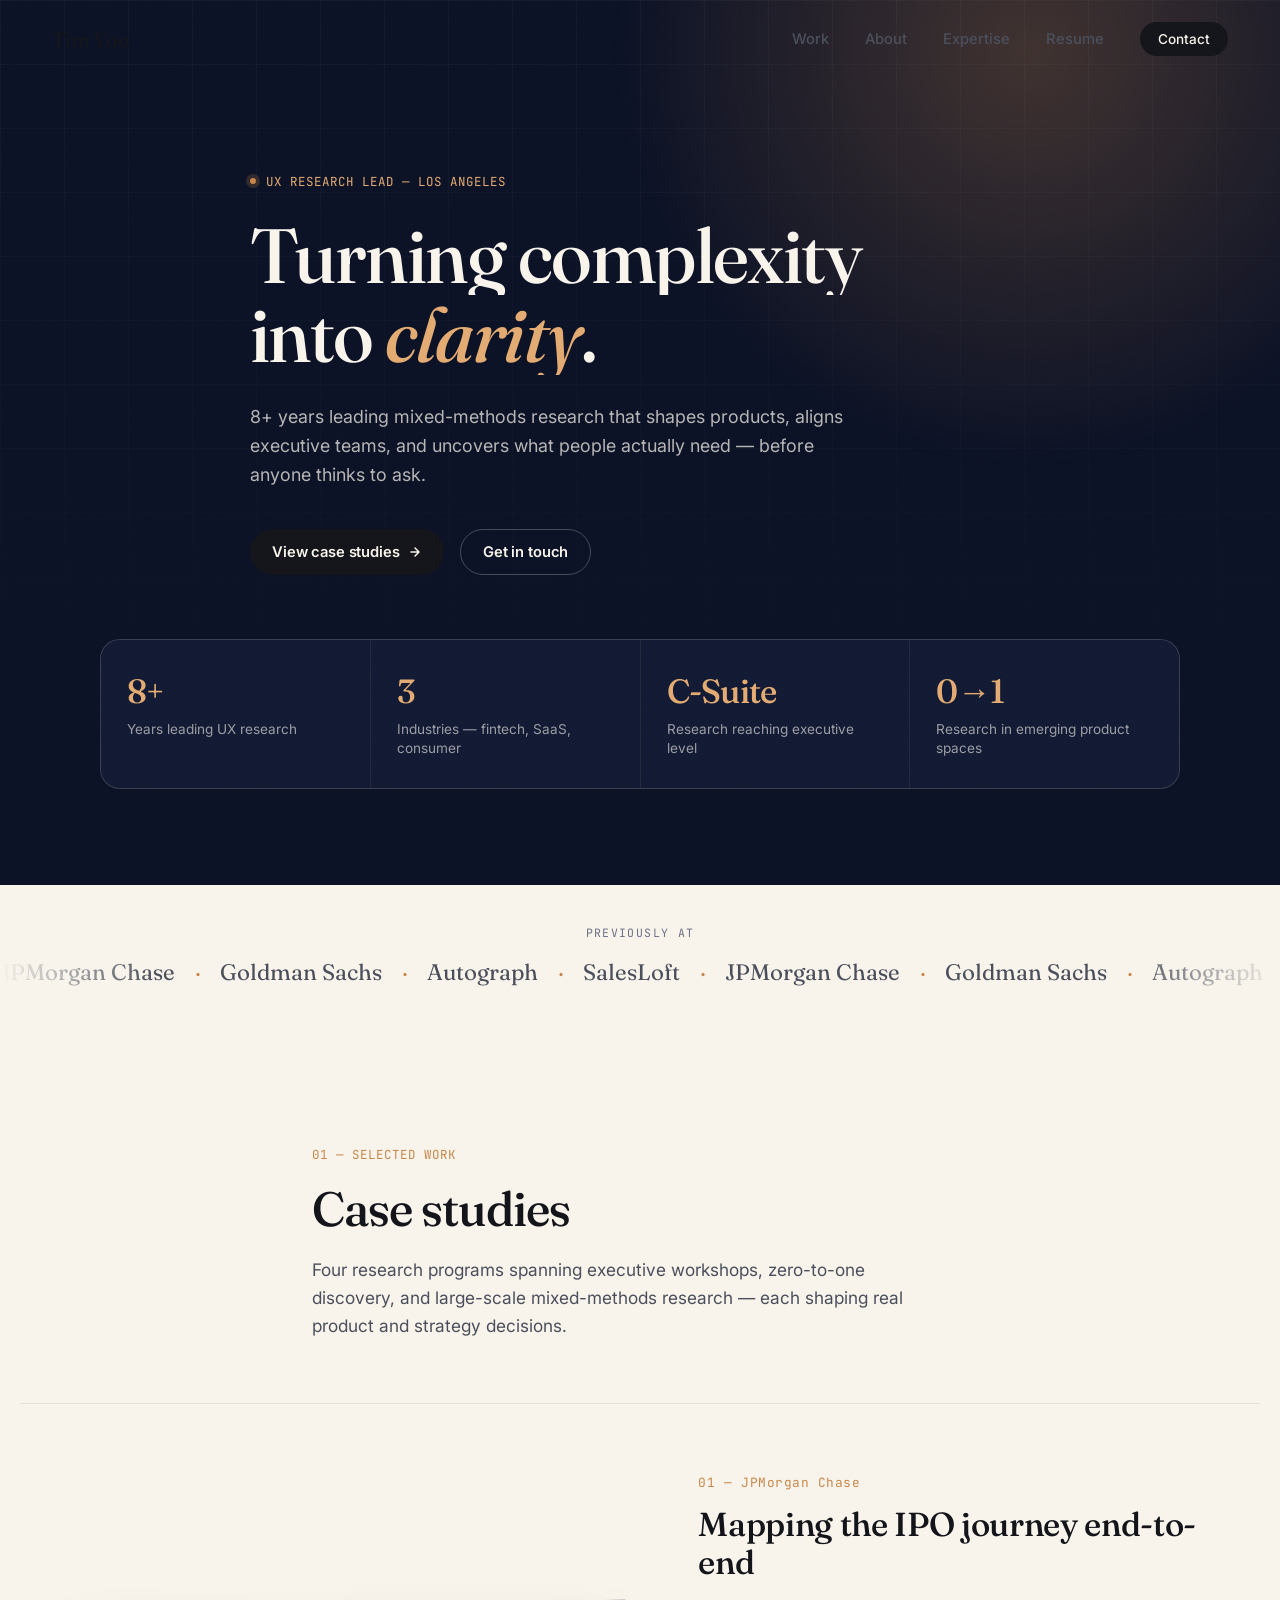
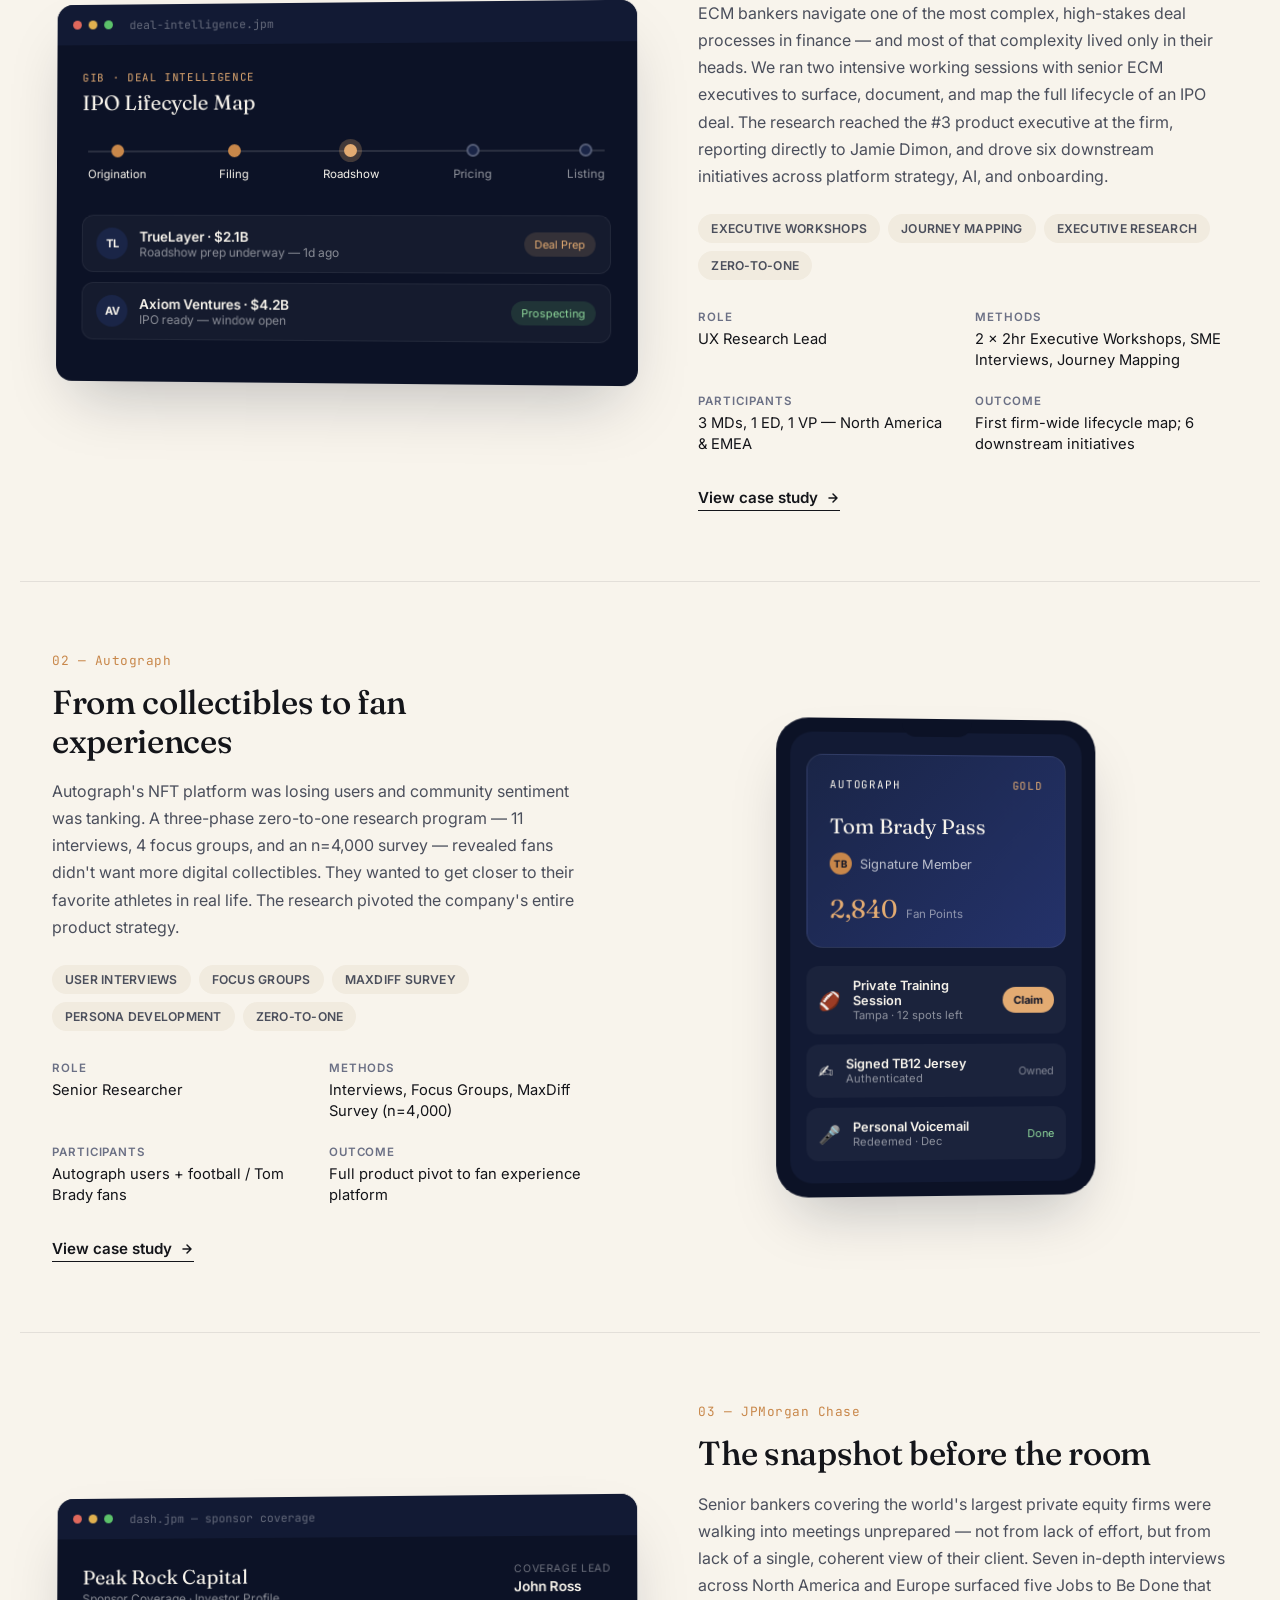
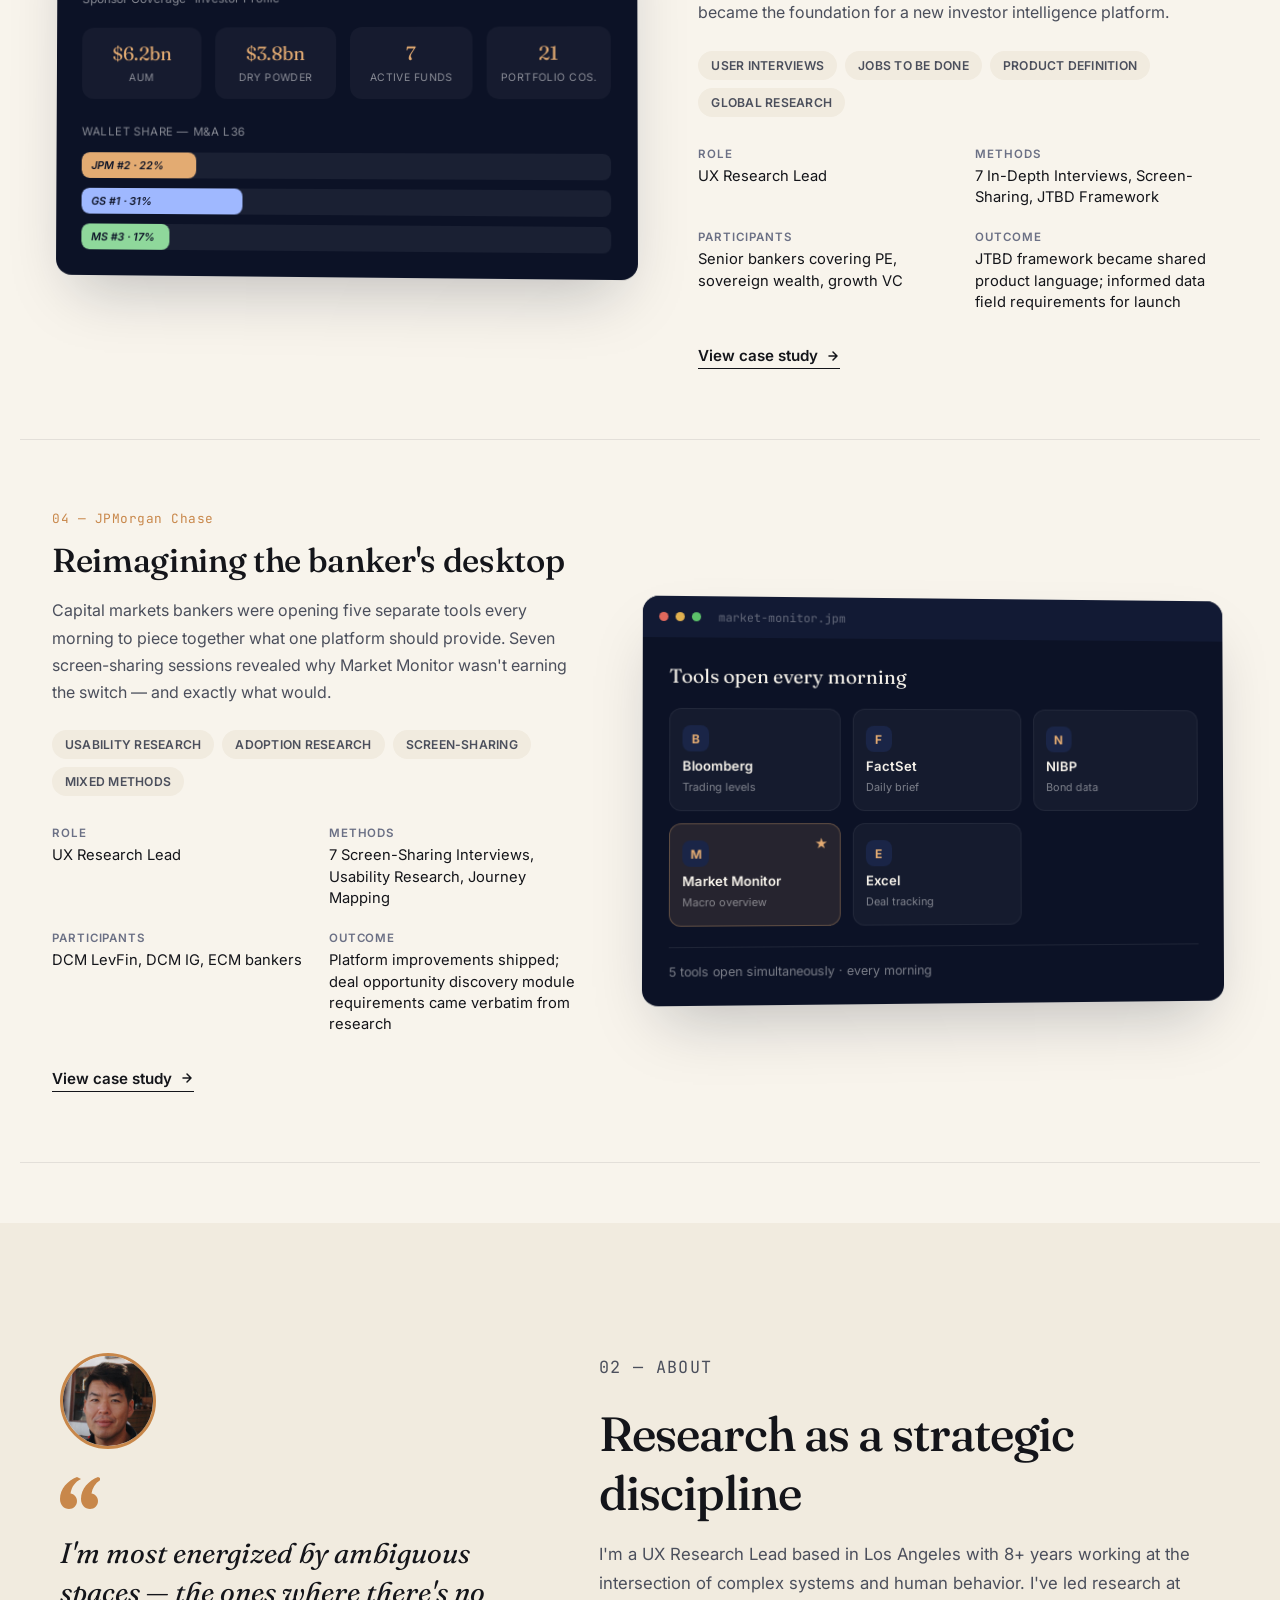
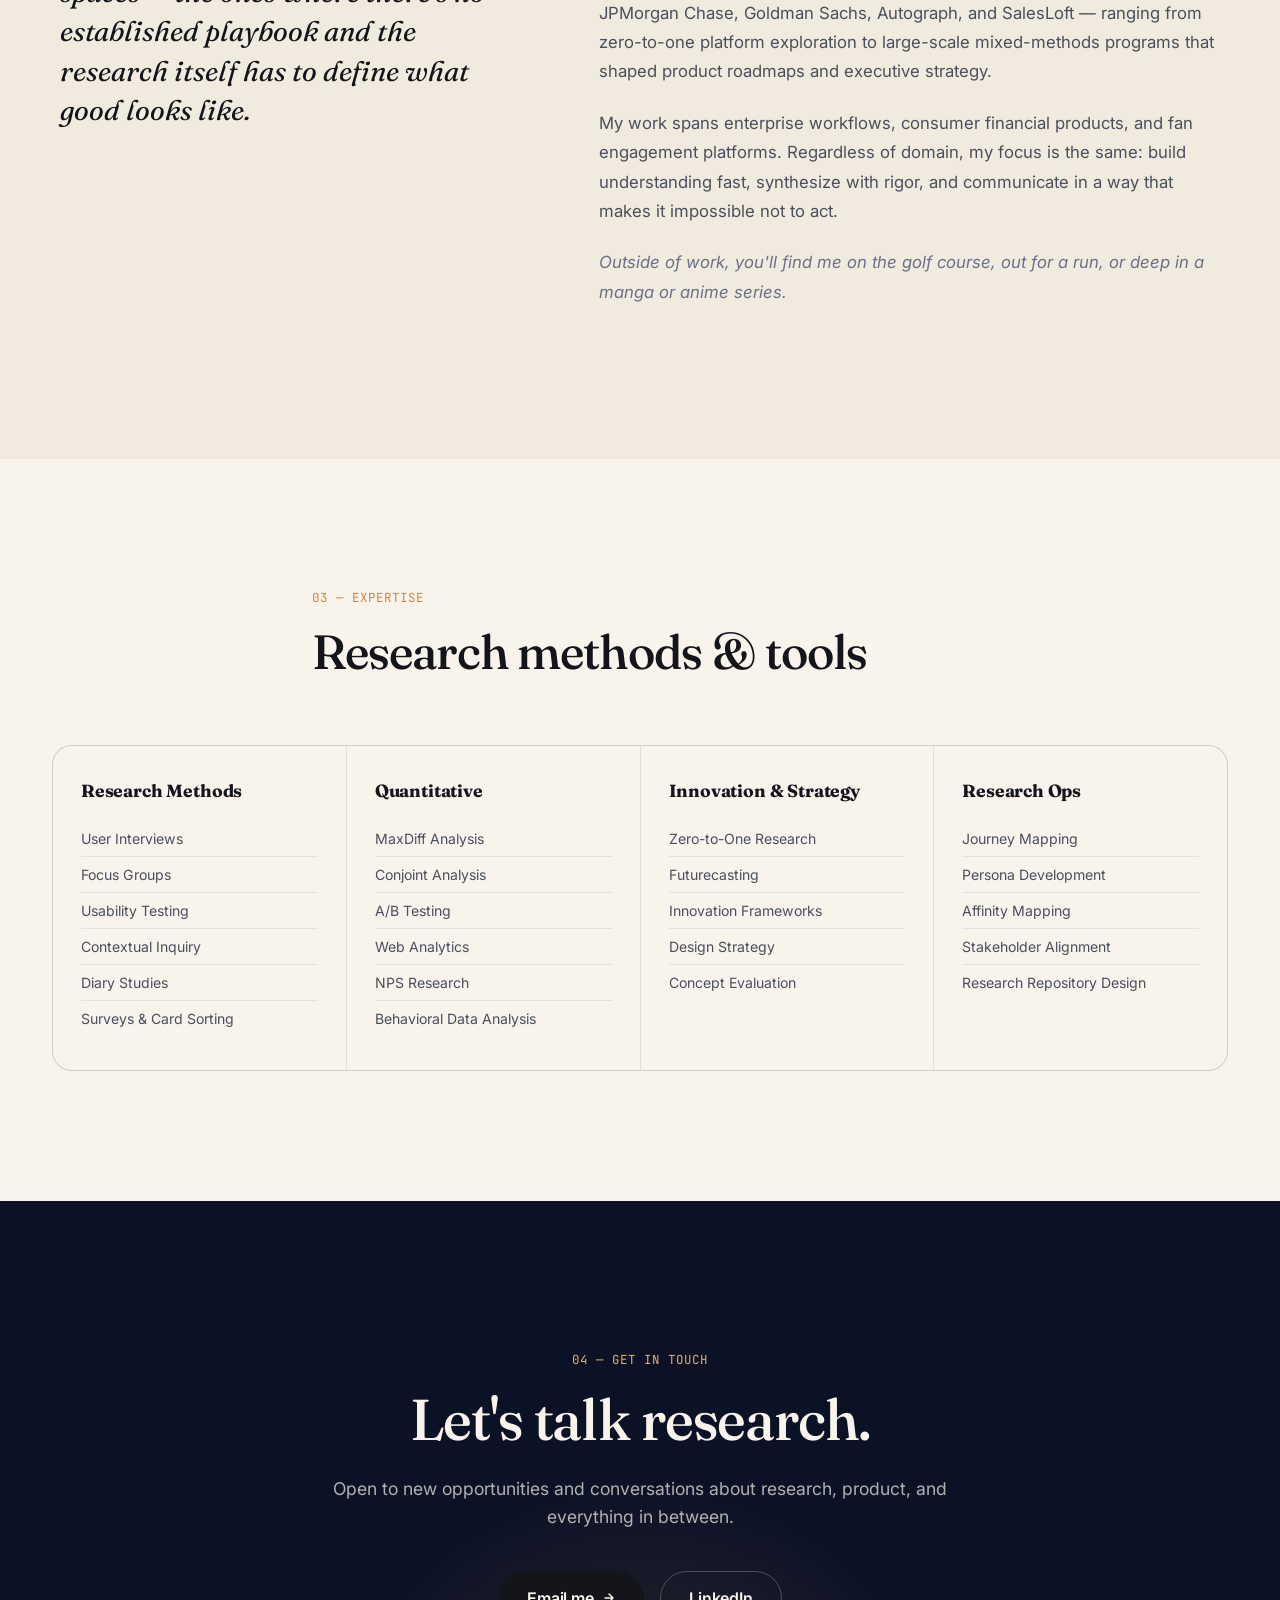
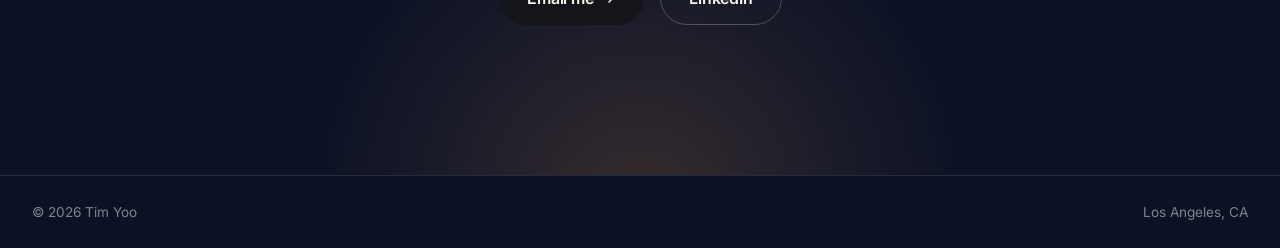
<file: index.html>
<!DOCTYPE html>
<html lang="en">
<head>
<meta charset="UTF-8">
<meta name="viewport" content="width=device-width, initial-scale=1.0">
<title>Tim Yoo — UX Research Lead</title>
<meta name="description" content="Tim Yoo is a UX Research Lead with 8+ years leading mixed-methods research at JPMorgan Chase, Goldman Sachs, Autograph, and SalesLoft.">
<link rel="preconnect" href="https://fonts.googleapis.com">
<link rel="preconnect" href="https://fonts.gstatic.com" crossorigin>
<link href="https://fonts.googleapis.com/css2?family=Fraunces:ital,opsz,wght@0,9..144,400;0,9..144,500;0,9..144,600;1,9..144,500;1,9..144,600&family=Inter:wght@400;500;600;700&family=JetBrains+Mono:wght@400;500&display=swap" rel="stylesheet">
<link rel="stylesheet" href="styles.css">
<link rel="icon" type="image/png" href="favicon.png">
<link rel="alternate icon" href="favicon.ico">
</head>
<body>

<div class="grain"></div>
<div class="progress-bar" id="progressBar"></div>

<header class="nav" id="nav">
  <div class="nav-inner">
    <a href="#top" class="logo">Tim Yoo</a>
    <nav class="nav-links" id="navLinks">
      <a href="#work" data-nav="work">Work</a>
      <a href="#about" data-nav="about">About</a>
      <a href="#methods" data-nav="methods">Expertise</a>
      <a href="tim_yoo_resume.pdf" target="_blank" rel="noopener">Resume</a>
      <a href="#contact" data-nav="contact" class="nav-cta">Contact</a>
    </nav>
    <button class="nav-toggle" id="navToggle" aria-label="Toggle menu">
      <span></span><span></span><span></span>
    </button>
  </div>
</header>

<main id="top">

  <!-- HERO -->
  <section class="hero" id="hero">
    <div class="hero-glow" id="heroGlow"></div>
    <div class="hero-inner">
      <p class="reveal eyebrow"><span class="eyebrow-dot"></span>UX Research Lead — Los Angeles</p>
      <h1 class="hero-title">
        <span class="reveal-line"><span class="reveal-inner">Turning complexity</span></span>
        <span class="reveal-line"><span class="reveal-inner">into <em>clarity</em>.</span></span>
      </h1>
      <p class="hero-sub reveal">8+ years leading mixed-methods research that shapes products, aligns executive teams, and uncovers what people actually need — before anyone thinks to ask.</p>
      <div class="hero-actions reveal">
        <a href="#work" class="btn btn-primary magnetic"><span>View case studies</span> <svg width="14" height="14" viewBox="0 0 14 14" fill="none"><path d="M3 7H11M11 7L7 3M11 7L7 11" stroke="currentColor" stroke-width="1.5" stroke-linecap="round" stroke-linejoin="round"/></svg></a>
        <a href="#contact" class="btn btn-ghost magnetic">Get in touch</a>
      </div>
    </div>

    <div class="hero-stats reveal">
      <div class="stat-card">
        <span class="stat-num" data-count="8" data-suffix="+">0</span>
        <span class="stat-label">Years leading UX research</span>
      </div>
      <div class="stat-card">
        <span class="stat-num" data-count="3">0</span>
        <span class="stat-label">Industries — fintech, SaaS, consumer</span>
      </div>
      <div class="stat-card">
        <span class="stat-num-static">C‑Suite</span>
        <span class="stat-label">Research reaching executive level</span>
      </div>
      <div class="stat-card">
        <span class="stat-num-static">0→1</span>
        <span class="stat-label">Research in emerging product spaces</span>
      </div>
    </div>
  </section>

  <!-- LOGO MARQUEE -->
  <section class="marquee-section reveal">
    <p class="marquee-label">Previously at</p>
    <div class="marquee">
      <div class="marquee-track">
        <span>JPMorgan Chase</span><span class="dot">·</span>
        <span>Goldman Sachs</span><span class="dot">·</span>
        <span>Autograph</span><span class="dot">·</span>
        <span>SalesLoft</span><span class="dot">·</span>
        <span>JPMorgan Chase</span><span class="dot">·</span>
        <span>Goldman Sachs</span><span class="dot">·</span>
        <span>Autograph</span><span class="dot">·</span>
        <span>SalesLoft</span><span class="dot">·</span>
      </div>
    </div>
  </section>

  <!-- WORK -->
  <section class="work" id="work">
    <div class="section-head reveal">
      <p class="section-kicker">01 — Selected Work</p>
      <h2 class="section-title">Case studies</h2>
      <p class="section-desc">Four research programs spanning executive workshops, zero-to-one discovery, and large-scale mixed-methods research — each shaping real product and strategy decisions.</p>
    </div>

    <!-- CASE 1 -->
    <article class="case reveal">
      <div class="case-visual">
        <div class="browser-frame">
          <div class="browser-chrome"><span></span><span></span><span></span><div class="chrome-title">deal-intelligence.jpm</div></div>
          <div class="mock mock-journey">
            <div class="mock-header">
              <div class="mock-badge">GIB · Deal Intelligence</div>
              <div class="mock-title">IPO Lifecycle Map</div>
            </div>
            <div class="journey-track">
              <div class="journey-line"></div>
              <div class="journey-node done"><span class="node-dot"></span><span class="node-label">Origination</span></div>
              <div class="journey-node done"><span class="node-dot"></span><span class="node-label">Filing</span></div>
              <div class="journey-node active"><span class="node-dot"></span><span class="node-label">Roadshow</span></div>
              <div class="journey-node"><span class="node-dot"></span><span class="node-label">Pricing</span></div>
              <div class="journey-node"><span class="node-dot"></span><span class="node-label">Listing</span></div>
            </div>
            <div class="journey-detail">
              <div class="jd-row"><span class="jd-avatar">TL</span><div><div class="jd-title">TrueLayer · $2.1B</div><div class="jd-sub">Roadshow prep underway — 1d ago</div></div><span class="jd-tag">Deal Prep</span></div>
              <div class="jd-row"><span class="jd-avatar">AV</span><div><div class="jd-title">Axiom Ventures · $4.2B</div><div class="jd-sub">IPO ready — window open</div></div><span class="jd-tag alt">Prospecting</span></div>
            </div>
          </div>
        </div>
      </div>
      <div class="case-content">
        <p class="case-num">01 — JPMorgan Chase</p>
        <h3 class="case-title">Mapping the IPO journey end-to-end</h3>
        <p class="case-desc">ECM bankers navigate one of the most complex, high-stakes deal processes in finance — and most of that complexity lived only in their heads. We ran two intensive working sessions with senior ECM executives to surface, document, and map the full lifecycle of an IPO deal. The research reached the #3 product executive at the firm, reporting directly to Jamie Dimon, and drove six downstream initiatives across platform strategy, AI, and onboarding.</p>
        <div class="case-tags">
          <span>Executive Workshops</span><span>Journey Mapping</span><span>Executive Research</span><span>Zero-to-One</span>
        </div>
        <div class="case-meta">
          <div><span class="meta-label">Role</span><span class="meta-value">UX Research Lead</span></div>
          <div><span class="meta-label">Methods</span><span class="meta-value">2 × 2hr Executive Workshops, SME Interviews, Journey Mapping</span></div>
          <div><span class="meta-label">Participants</span><span class="meta-value">3 MDs, 1 ED, 1 VP — North America &amp; EMEA</span></div>
          <div><span class="meta-label">Outcome</span><span class="meta-value">First firm-wide lifecycle map; 6 downstream initiatives</span></div>
        </div>
        <a href="ecm-case-study.html" class="case-link">View case study <svg width="14" height="14" viewBox="0 0 14 14" fill="none"><path d="M3 7H11M11 7L7 3M11 7L7 11" stroke="currentColor" stroke-width="1.5" stroke-linecap="round" stroke-linejoin="round"/></svg></a>
      </div>
    </article>

    <!-- CASE 2 -->
    <article class="case case-reverse reveal">
      <div class="case-visual">
        <div class="phone-frame">
          <div class="phone-notch"></div>
          <div class="mock mock-pass">
            <div class="pass-card">
              <div class="pass-top">
                <span>AUTOGRAPH</span>
                <span class="pass-tier">GOLD</span>
              </div>
              <div class="pass-name">Tom Brady Pass</div>
              <div class="pass-holder"><span class="pass-avatar">TB</span> Signature Member</div>
              <div class="pass-points"><span class="pp-num">2,840</span><span class="pp-label">Fan Points</span></div>
            </div>
            <div class="pass-list">
              <div class="pass-item">
                <span class="pi-icon">🏈</span>
                <div><div class="pi-title">Private Training Session</div><div class="pi-sub">Tampa · 12 spots left</div></div>
                <span class="pi-cta">Claim</span>
              </div>
              <div class="pass-item">
                <span class="pi-icon">✍️</span>
                <div><div class="pi-title">Signed TB12 Jersey</div><div class="pi-sub">Authenticated</div></div>
                <span class="pi-status">Owned</span>
              </div>
              <div class="pass-item">
                <span class="pi-icon">🎤</span>
                <div><div class="pi-title">Personal Voicemail</div><div class="pi-sub">Redeemed · Dec</div></div>
                <span class="pi-status done">Done</span>
              </div>
            </div>
          </div>
        </div>
      </div>
      <div class="case-content">
        <p class="case-num">02 — Autograph</p>
        <h3 class="case-title">From collectibles to fan experiences</h3>
        <p class="case-desc">Autograph's NFT platform was losing users and community sentiment was tanking. A three-phase zero-to-one research program — 11 interviews, 4 focus groups, and an n=4,000 survey — revealed fans didn't want more digital collectibles. They wanted to get closer to their favorite athletes in real life. The research pivoted the company's entire product strategy.</p>
        <div class="case-tags">
          <span>User Interviews</span><span>Focus Groups</span><span>MaxDiff Survey</span><span>Persona Development</span><span>Zero-to-One</span>
        </div>
        <div class="case-meta">
          <div><span class="meta-label">Role</span><span class="meta-value">Senior Researcher</span></div>
          <div><span class="meta-label">Methods</span><span class="meta-value">Interviews, Focus Groups, MaxDiff Survey (n=4,000)</span></div>
          <div><span class="meta-label">Participants</span><span class="meta-value">Autograph users + football / Tom Brady fans</span></div>
          <div><span class="meta-label">Outcome</span><span class="meta-value">Full product pivot to fan experience platform</span></div>
        </div>
        <a href="autograph-case-study.html" class="case-link">View case study <svg width="14" height="14" viewBox="0 0 14 14" fill="none"><path d="M3 7H11M11 7L7 3M11 7L7 11" stroke="currentColor" stroke-width="1.5" stroke-linecap="round" stroke-linejoin="round"/></svg></a>
      </div>
    </article>

    <!-- CASE 3 -->
    <article class="case reveal">
      <div class="case-visual">
        <div class="browser-frame">
          <div class="browser-chrome"><span></span><span></span><span></span><div class="chrome-title">dash.jpm — sponsor coverage</div></div>
          <div class="mock mock-dash">
            <div class="dash-head">
              <div><div class="dash-title">Peak Rock Capital</div><div class="dash-sub">Sponsor Coverage · Investor Profile</div></div>
              <div class="dash-leads"><div><span class="dl-label">Coverage Lead</span><span class="dl-name">John Ross</span></div></div>
            </div>
            <div class="dash-metrics">
              <div><span class="dm-num">$6.2bn</span><span class="dm-label">AUM</span></div>
              <div><span class="dm-num">$3.8bn</span><span class="dm-label">Dry Powder</span></div>
              <div><span class="dm-num">7</span><span class="dm-label">Active Funds</span></div>
              <div><span class="dm-num">21</span><span class="dm-label">Portfolio Cos.</span></div>
            </div>
            <div class="dash-wallet">
              <span class="dw-label">Wallet Share — M&amp;A L36</span>
              <div class="dw-bar"><span class="dw-fill jpm" style="width:22%"><em>JPM #2 · 22%</em></span></div>
              <div class="dw-bar"><span class="dw-fill gs" style="width:31%"><em>GS #1 · 31%</em></span></div>
              <div class="dw-bar"><span class="dw-fill ms" style="width:17%"><em>MS #3 · 17%</em></span></div>
            </div>
          </div>
        </div>
      </div>
      <div class="case-content">
        <p class="case-num">03 — JPMorgan Chase</p>
        <h3 class="case-title">The snapshot before the room</h3>
        <p class="case-desc">Senior bankers covering the world's largest private equity firms were walking into meetings unprepared — not from lack of effort, but from lack of a single, coherent view of their client. Seven in-depth interviews across North America and Europe surfaced five Jobs to Be Done that became the foundation for a new investor intelligence platform.</p>
        <div class="case-tags">
          <span>User Interviews</span><span>Jobs to Be Done</span><span>Product Definition</span><span>Global Research</span>
        </div>
        <div class="case-meta">
          <div><span class="meta-label">Role</span><span class="meta-value">UX Research Lead</span></div>
          <div><span class="meta-label">Methods</span><span class="meta-value">7 In-Depth Interviews, Screen-Sharing, JTBD Framework</span></div>
          <div><span class="meta-label">Participants</span><span class="meta-value">Senior bankers covering PE, sovereign wealth, growth VC</span></div>
          <div><span class="meta-label">Outcome</span><span class="meta-value">JTBD framework became shared product language; informed data field requirements for launch</span></div>
        </div>
        <a href="investor-profile-case-study.html" class="case-link">View case study <svg width="14" height="14" viewBox="0 0 14 14" fill="none"><path d="M3 7H11M11 7L7 3M11 7L7 11" stroke="currentColor" stroke-width="1.5" stroke-linecap="round" stroke-linejoin="round"/></svg></a>
      </div>
    </article>

    <!-- CASE 4 -->
    <article class="case case-reverse reveal">
      <div class="case-visual">
        <div class="browser-frame">
          <div class="browser-chrome"><span></span><span></span><span></span><div class="chrome-title">market-monitor.jpm</div></div>
          <div class="mock mock-desktop">
            <div class="desk-title">Tools open every morning</div>
            <div class="desk-grid">
              <div class="desk-tool"><span class="dt-icon">B</span>Bloomberg<em>Trading levels</em></div>
              <div class="desk-tool"><span class="dt-icon">F</span>FactSet<em>Daily brief</em></div>
              <div class="desk-tool"><span class="dt-icon">N</span>NIBP<em>Bond data</em></div>
              <div class="desk-tool star"><span class="dt-icon">M</span>Market Monitor<em>Macro overview</em><span class="dt-star">★</span></div>
              <div class="desk-tool"><span class="dt-icon">E</span>Excel<em>Deal tracking</em></div>
            </div>
            <div class="desk-foot">5 tools open simultaneously · every morning</div>
          </div>
        </div>
      </div>
      <div class="case-content">
        <p class="case-num">04 — JPMorgan Chase</p>
        <h3 class="case-title">Reimagining the banker's desktop</h3>
        <p class="case-desc">Capital markets bankers were opening five separate tools every morning to piece together what one platform should provide. Seven screen-sharing sessions revealed why Market Monitor wasn't earning the switch — and exactly what would.</p>
        <div class="case-tags">
          <span>Usability Research</span><span>Adoption Research</span><span>Screen-Sharing</span><span>Mixed Methods</span>
        </div>
        <div class="case-meta">
          <div><span class="meta-label">Role</span><span class="meta-value">UX Research Lead</span></div>
          <div><span class="meta-label">Methods</span><span class="meta-value">7 Screen-Sharing Interviews, Usability Research, Journey Mapping</span></div>
          <div><span class="meta-label">Participants</span><span class="meta-value">DCM LevFin, DCM IG, ECM bankers</span></div>
          <div><span class="meta-label">Outcome</span><span class="meta-value">Platform improvements shipped; deal opportunity discovery module requirements came verbatim from research</span></div>
        </div>
        <a href="banker-experience-case-study.html" class="case-link">View case study <svg width="14" height="14" viewBox="0 0 14 14" fill="none"><path d="M3 7H11M11 7L7 3M11 7L7 11" stroke="currentColor" stroke-width="1.5" stroke-linecap="round" stroke-linejoin="round"/></svg></a>
      </div>
    </article>
  </section>

  <!-- ABOUT -->
  <section class="about" id="about">
    <div class="about-inner">
      <div class="about-quote reveal">
        <img class="about-photo" src="tim-yoo-headshot.jfif" alt="Tim Yoo" onerror="this.style.display='none'">
        <svg class="quote-mark" width="40" height="32" viewBox="0 0 40 32" fill="none"><path d="M17 0C7.6 3.6 0 12 0 22c0 6 4 10 9 10 4.5 0 8-3.5 8-8 0-4-3-7-6.5-7.5C11.5 10 15 5 21 2L17 0zM38 0c-9.4 3.6-17 12-17 22 0 6 4 10 9 10 4.5 0 8-3.5 8-8 0-4-3-7-6.5-7.5C32.5 10 36 5 42 2L38 0z" fill="currentColor"/></svg>
        <p>I'm most energized by ambiguous spaces — the ones where there's no established playbook and the research itself has to define what good looks like.</p>
      </div>
      <div class="about-body reveal">
        <p class="section-kicker">02 — About</p>
        <h2 class="section-title">Research as a strategic discipline</h2>
        <p>I'm a UX Research Lead based in Los Angeles with 8+ years working at the intersection of complex systems and human behavior. I've led research at JPMorgan Chase, Goldman Sachs, Autograph, and SalesLoft — ranging from zero-to-one platform exploration to large-scale mixed-methods programs that shaped product roadmaps and executive strategy.</p>
        <p>My work spans enterprise workflows, consumer financial products, and fan engagement platforms. Regardless of domain, my focus is the same: build understanding fast, synthesize with rigor, and communicate in a way that makes it impossible not to act.</p>
        <p class="about-footnote">Outside of work, you'll find me on the golf course, out for a run, or deep in a manga or anime series.</p>
      </div>
    </div>
  </section>

  <!-- METHODS -->
  <section class="methods" id="methods">
    <div class="section-head reveal">
      <p class="section-kicker">03 — Expertise</p>
      <h2 class="section-title">Research methods &amp; tools</h2>
    </div>
    <div class="methods-grid">
      <div class="method-col reveal">
        <h3>Research Methods</h3>
        <ul>
          <li>User Interviews</li>
          <li>Focus Groups</li>
          <li>Usability Testing</li>
          <li>Contextual Inquiry</li>
          <li>Diary Studies</li>
          <li>Surveys &amp; Card Sorting</li>
        </ul>
      </div>
      <div class="method-col reveal">
        <h3>Quantitative</h3>
        <ul>
          <li>MaxDiff Analysis</li>
          <li>Conjoint Analysis</li>
          <li>A/B Testing</li>
          <li>Web Analytics</li>
          <li>NPS Research</li>
          <li>Behavioral Data Analysis</li>
        </ul>
      </div>
      <div class="method-col reveal">
        <h3>Innovation &amp; Strategy</h3>
        <ul>
          <li>Zero-to-One Research</li>
          <li>Futurecasting</li>
          <li>Innovation Frameworks</li>
          <li>Design Strategy</li>
          <li>Concept Evaluation</li>
        </ul>
      </div>
      <div class="method-col reveal">
        <h3>Research Ops</h3>
        <ul>
          <li>Journey Mapping</li>
          <li>Persona Development</li>
          <li>Affinity Mapping</li>
          <li>Stakeholder Alignment</li>
          <li>Research Repository Design</li>
        </ul>
      </div>
    </div>
  </section>

  <!-- CONTACT -->
  <section class="contact" id="contact">
    <div class="contact-inner reveal">
      <p class="section-kicker light">04 — Get in touch</p>
      <h2 class="contact-title">Let's talk research.</h2>
      <p class="contact-desc">Open to new opportunities and conversations about research, product, and everything in between.</p>
      <div class="contact-actions">
        <a href="mailto:timyoox@gmail.com" class="btn btn-primary btn-lg magnetic"><span>Email me</span> <svg width="14" height="14" viewBox="0 0 14 14" fill="none"><path d="M3 7H11M11 7L7 3M11 7L7 11" stroke="currentColor" stroke-width="1.5" stroke-linecap="round" stroke-linejoin="round"/></svg></a>
        <a href="https://linkedin.com/in/timyoox" target="_blank" rel="noopener" class="btn btn-ghost btn-lg magnetic">LinkedIn</a>
      </div>
    </div>
  </section>

</main>

<footer class="footer">
  <div class="footer-inner">
    <span>© 2026 Tim Yoo</span>
    <span>Los Angeles, CA</span>
  </div>
</footer>

<script src="script.js"></script>
</body>
</html>
</file>
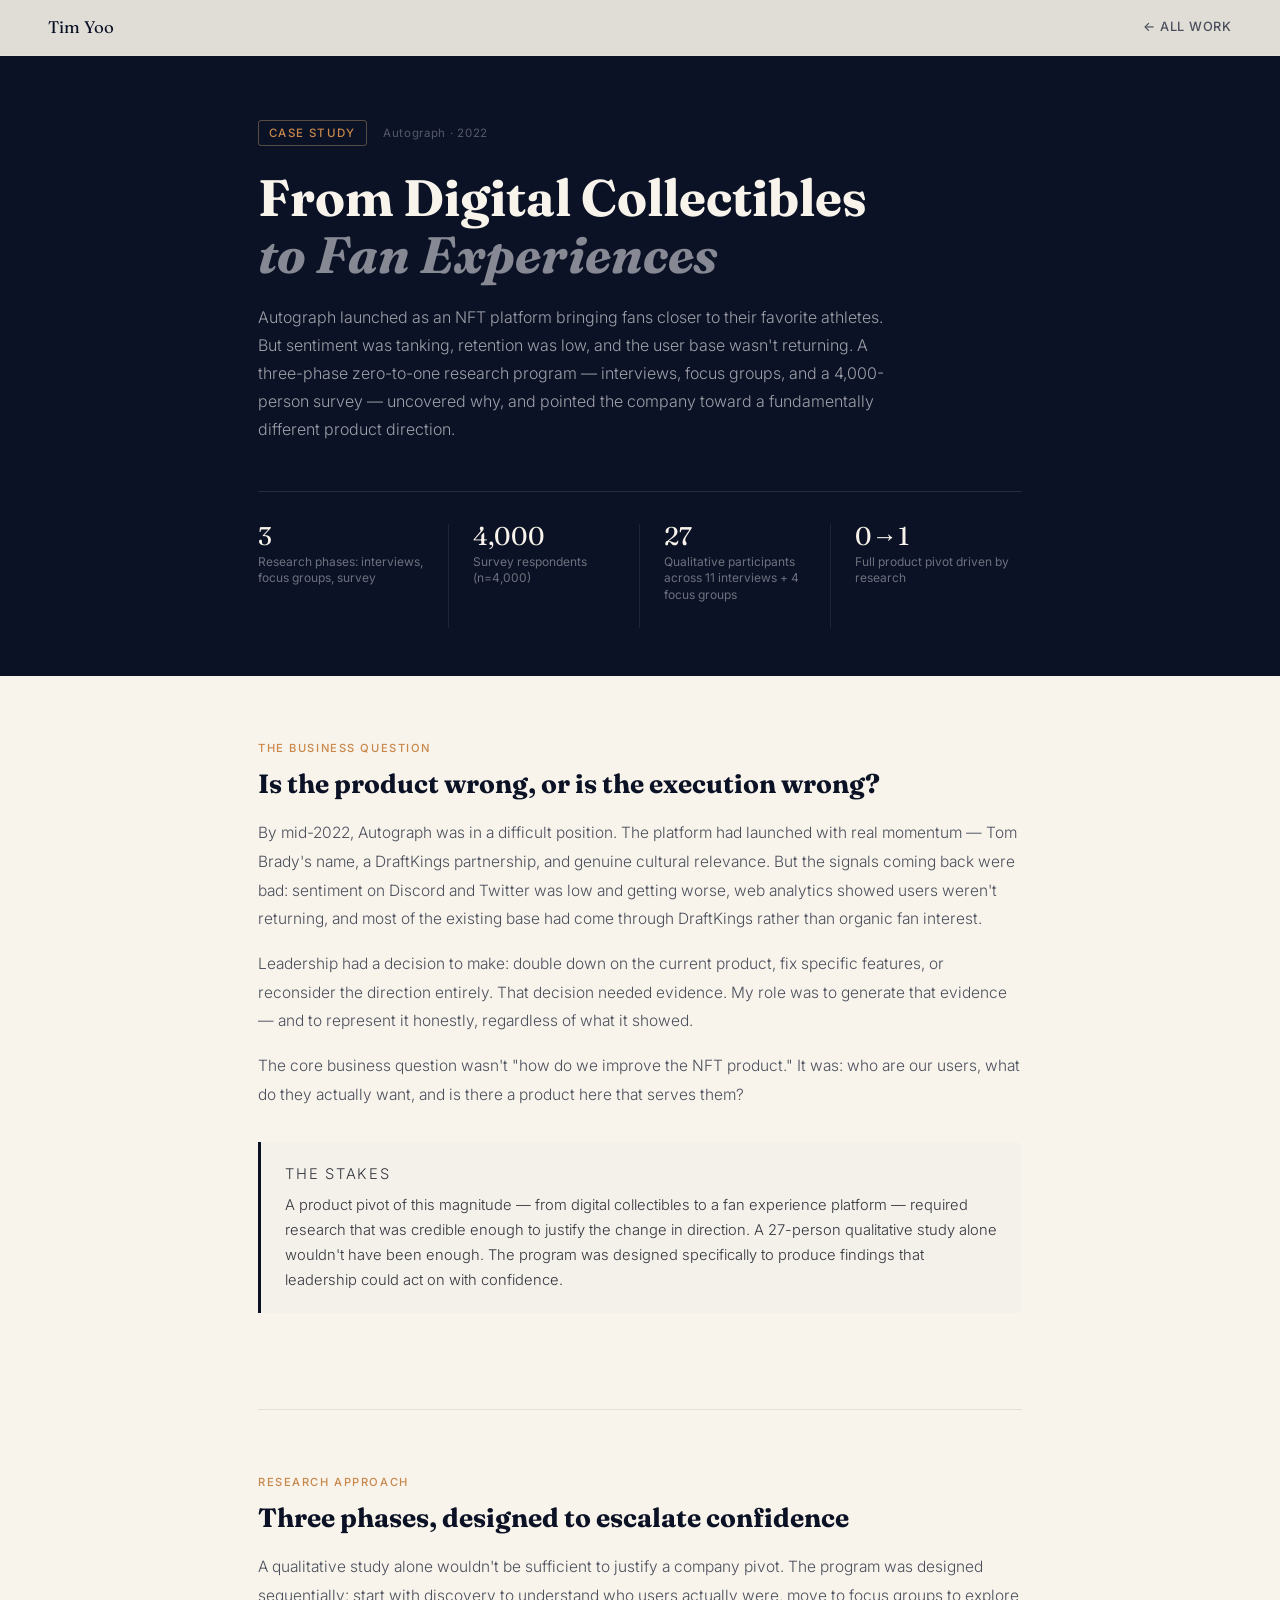
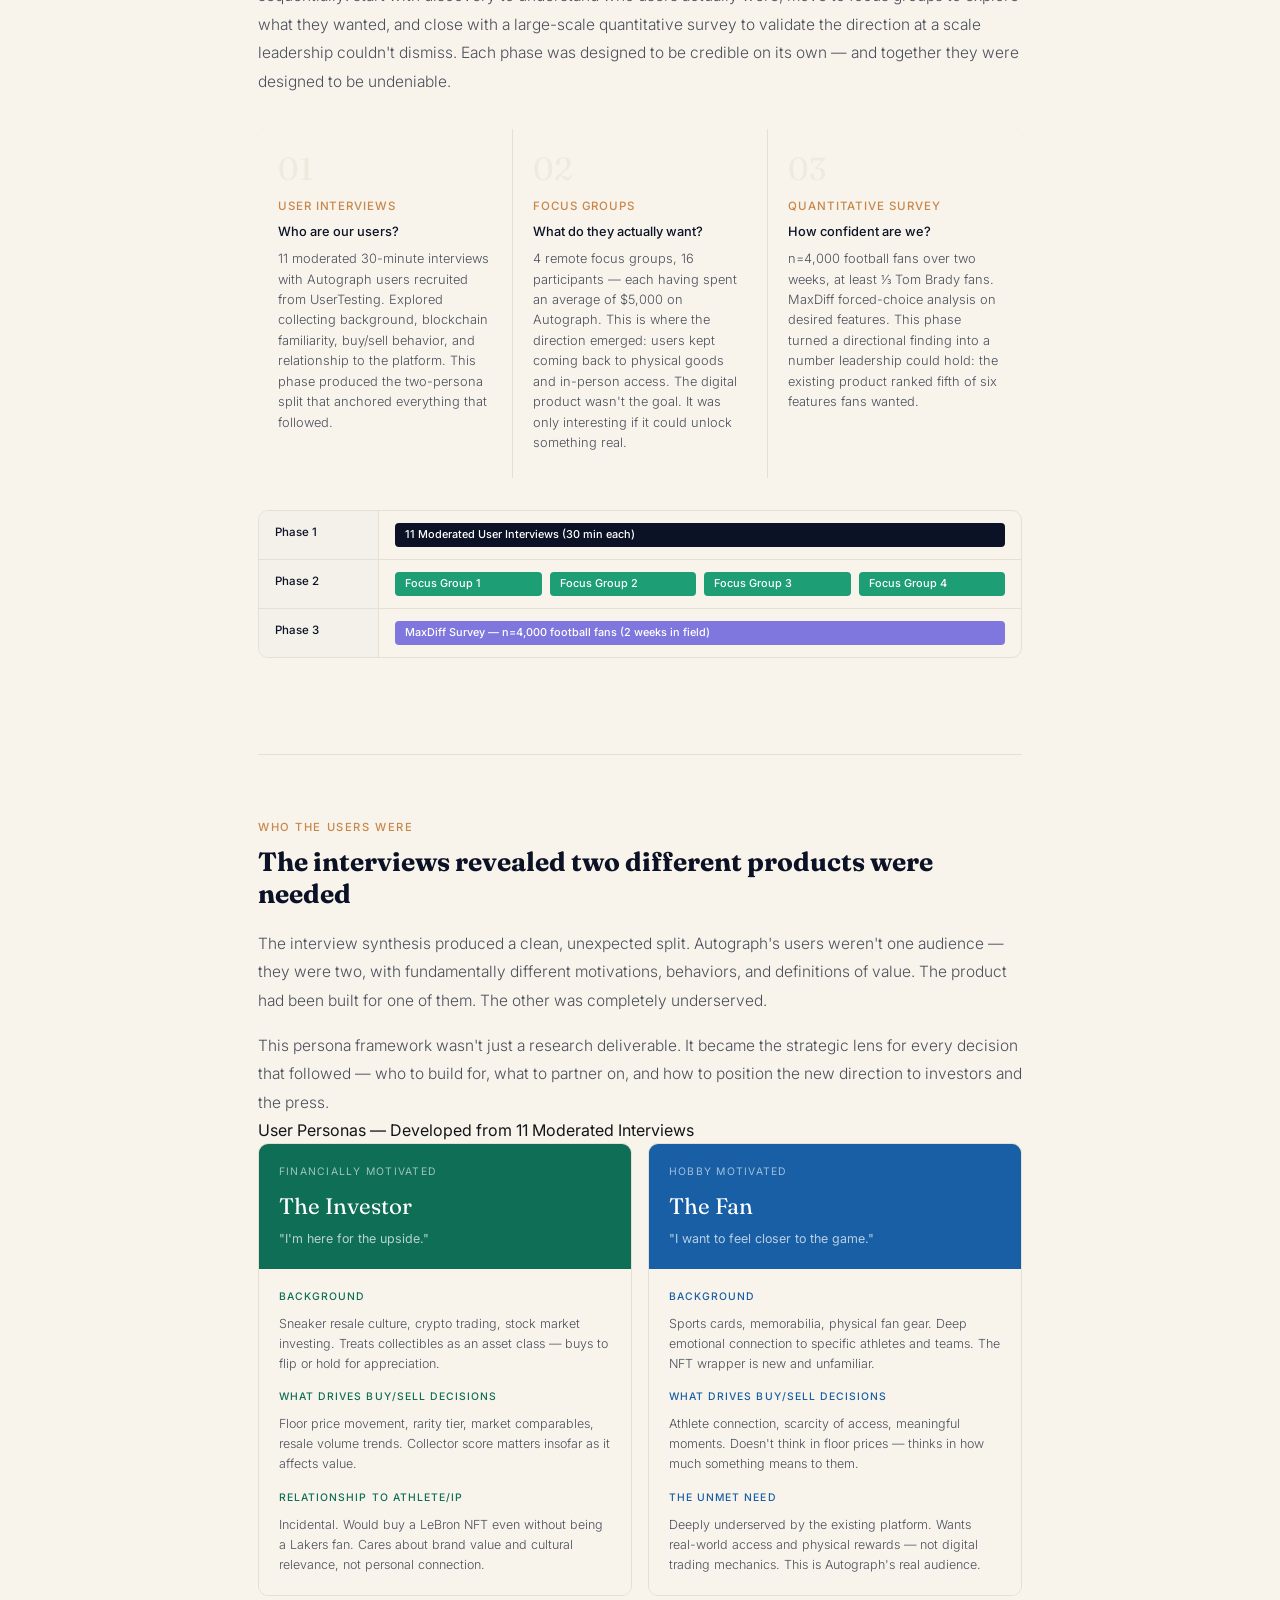
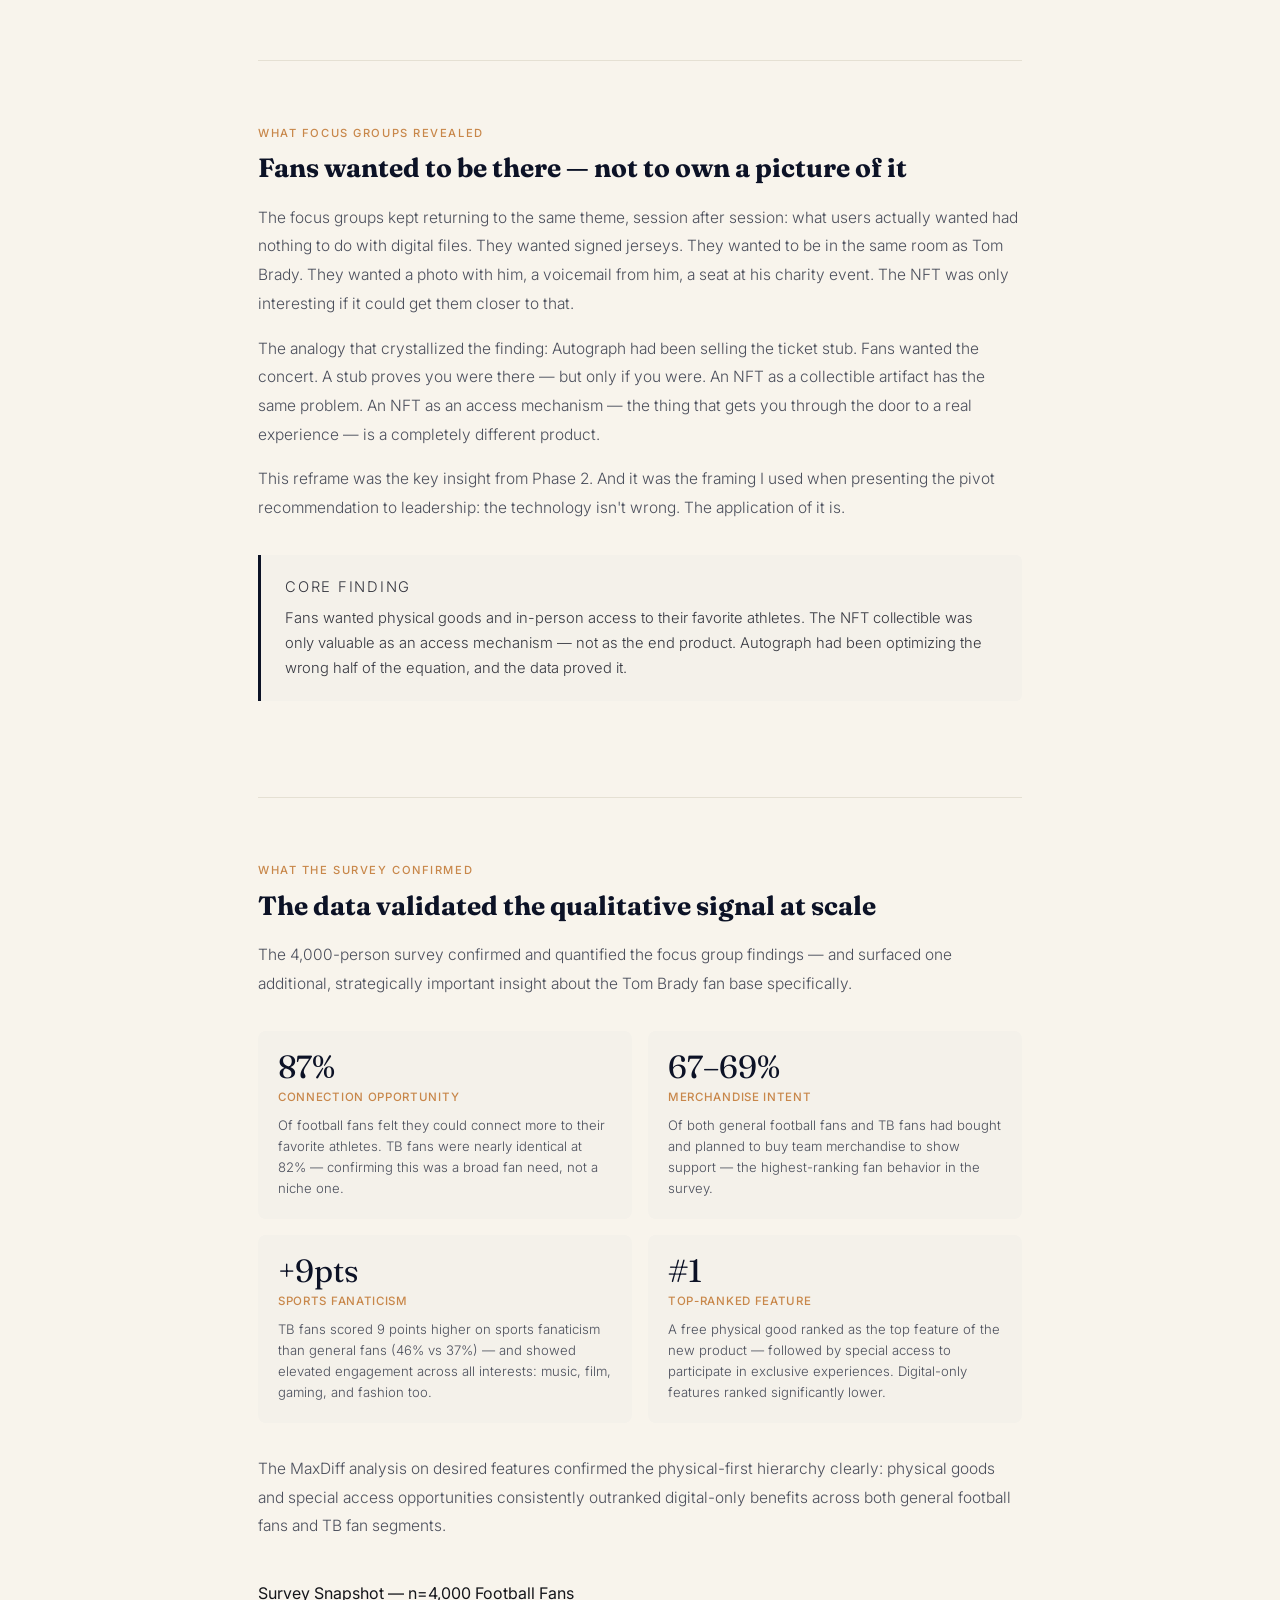
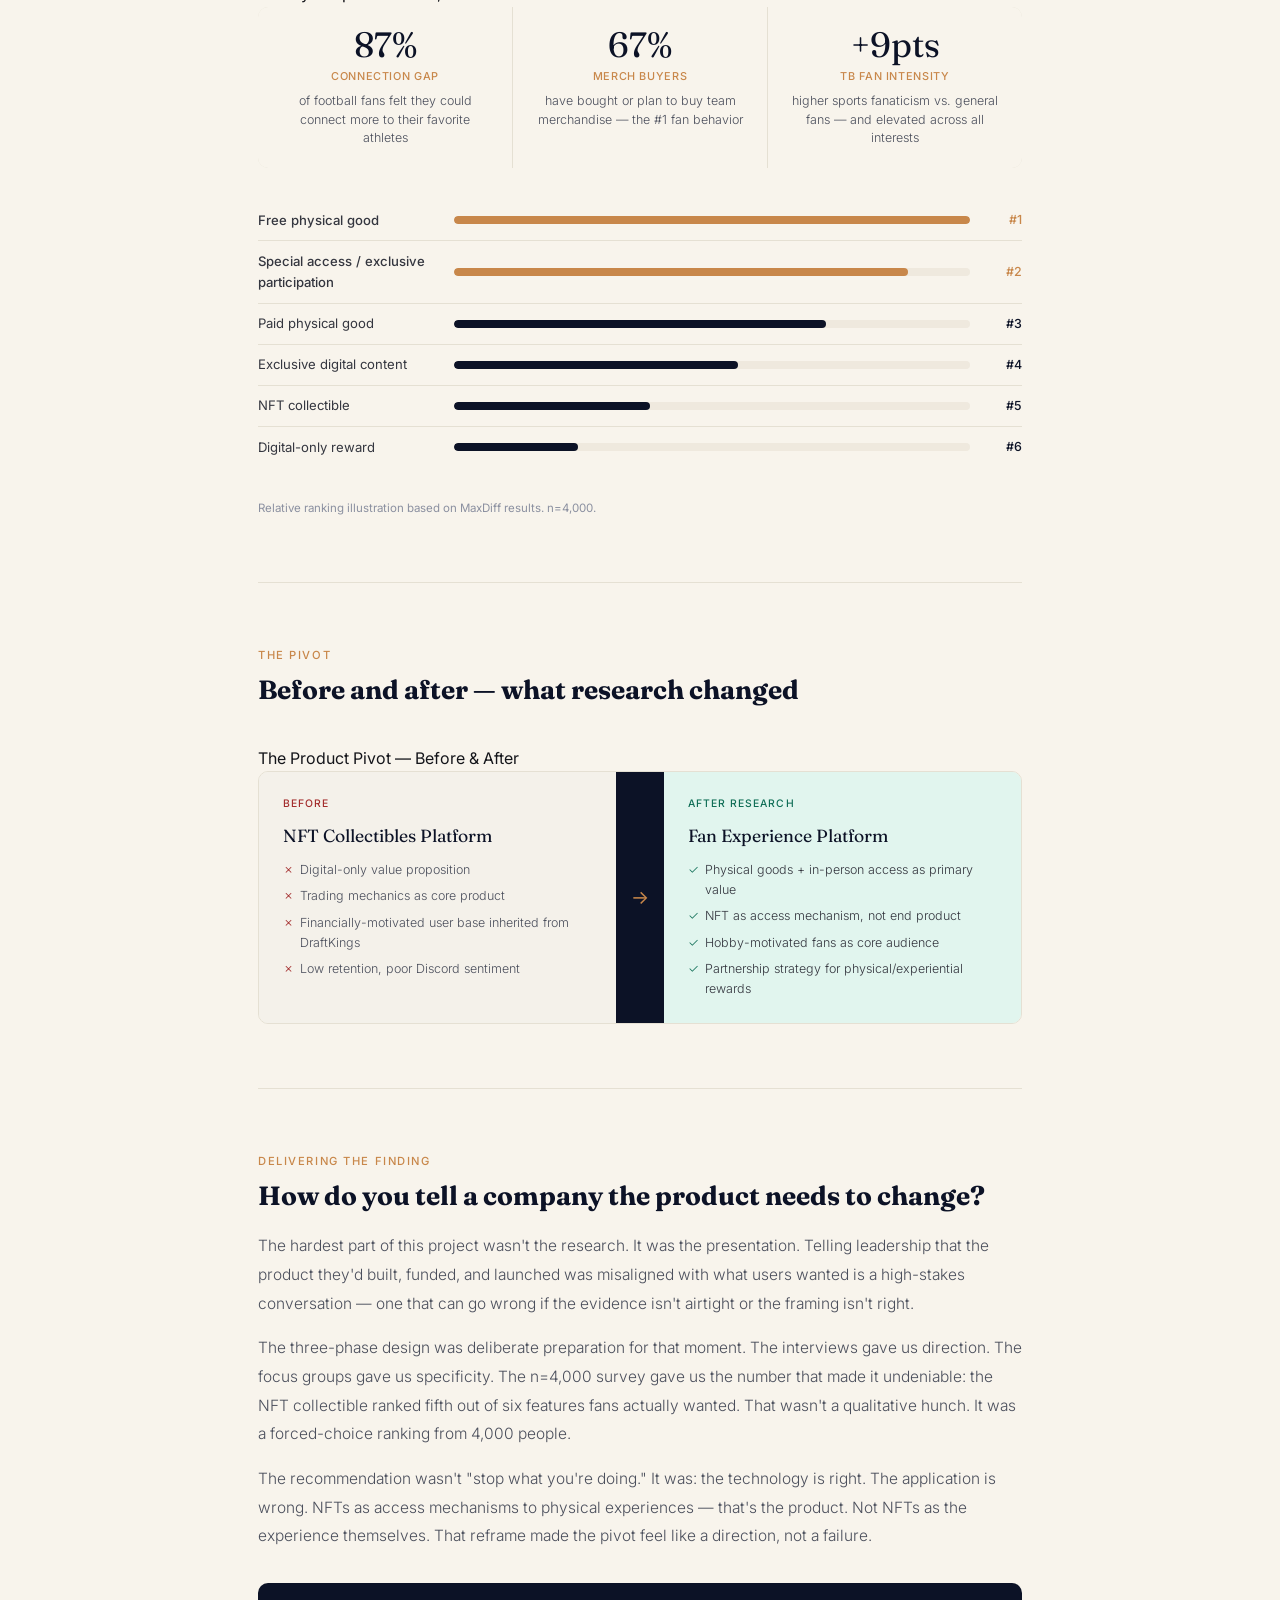
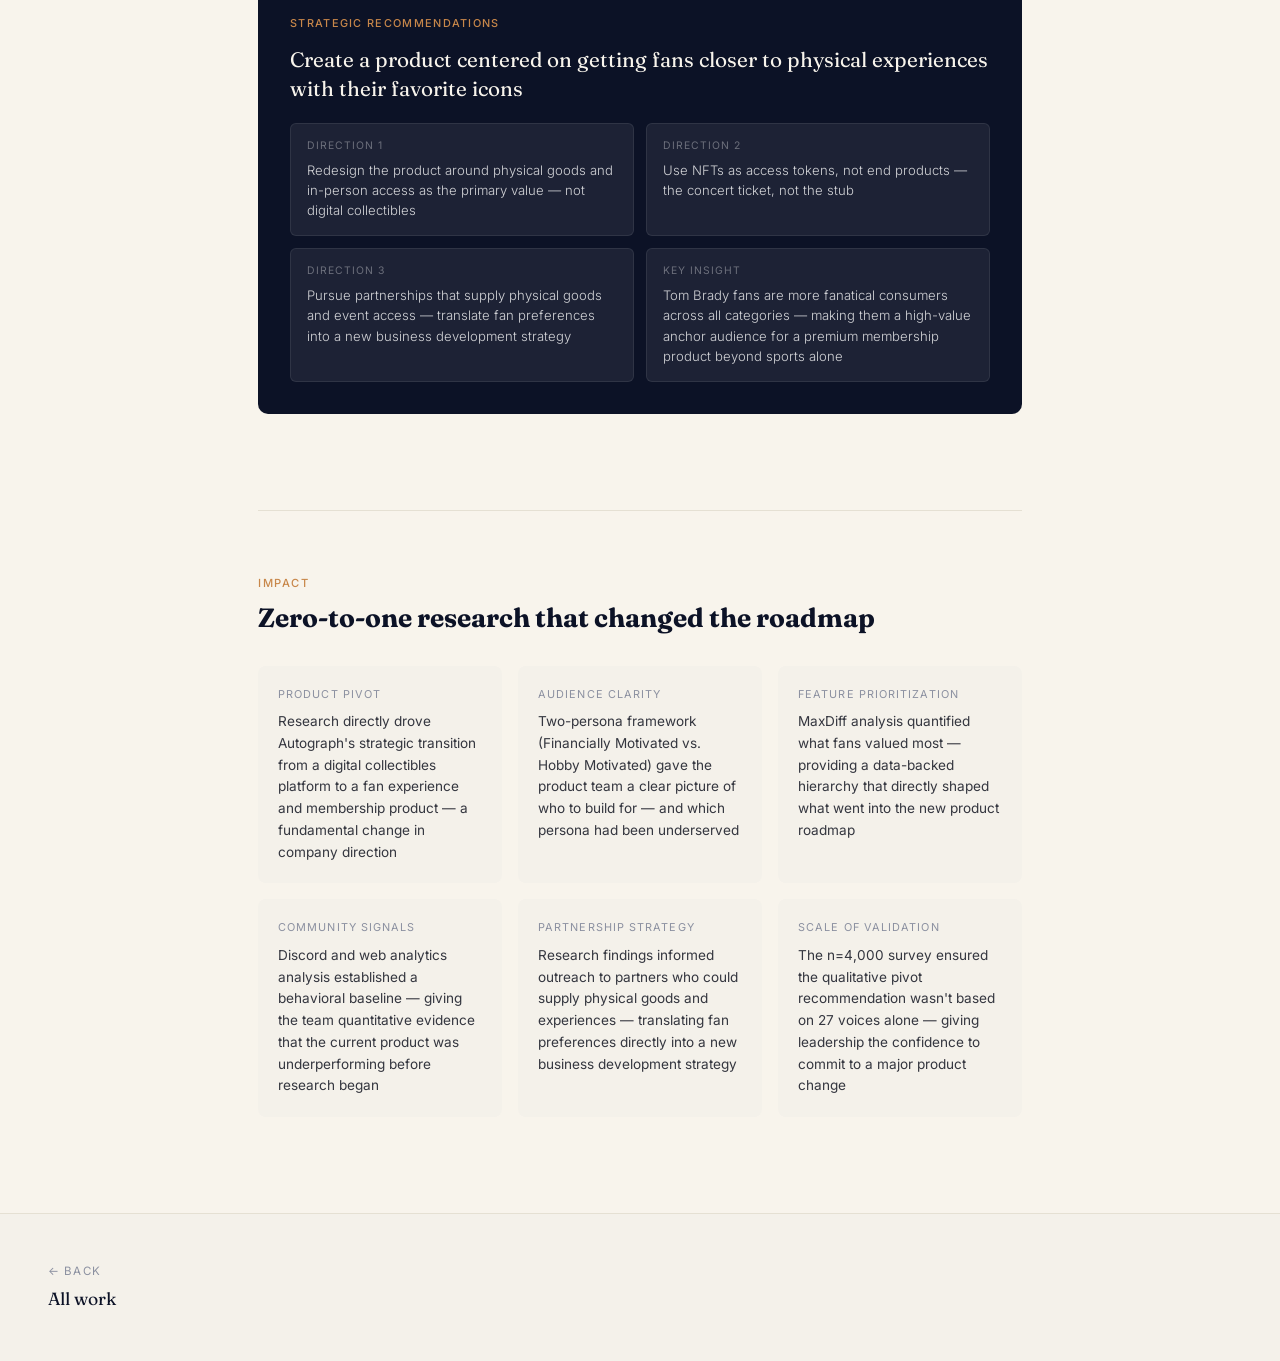
<file: autograph-case-study.html>
<!DOCTYPE html>
<html lang="en">
<head>
<meta charset="UTF-8">
<link rel="icon" type="image/png" href="[data-uri]">

<meta name="viewport" content="width=device-width, initial-scale=1.0">
<title>Autograph Fan Engagement — Tim Yoo</title>
<link rel="preconnect" href="https://fonts.googleapis.com">
<link rel="preconnect" href="https://fonts.gstatic.com" crossorigin>
<link href="https://fonts.googleapis.com/css2?family=Fraunces:ital,opsz,wght@0,9..144,400;0,9..144,500;0,9..144,600;1,9..144,500;1,9..144,600&family=Inter:wght@400;500;600;700&display=swap" rel="stylesheet">
<style>
  *, *::before, *::after { box-sizing: border-box; margin: 0; padding: 0; }
  :root {
    --navy: #0c1226;
    --navy-light: #efe9de;
    --navy-pale: #f4f1ea;
    --ink: #14151a;
    --ink-mid: #34363f;
    --ink-soft: #4b4f5c;
    --ink-faint: #8b90a0;
    --rule: #e5e0d3;
    --white: #f8f4ec;
    --accent: #c8874a;
    --accent-light: #f7ead9;
    --serif: 'Fraunces', Georgia, serif;
    --sans: 'Inter', system-ui, sans-serif;
    --max: 860px;
    --pad: clamp(1.5rem, 5vw, 3rem);
  }
  html { scroll-behavior: smooth; }
  body { font-family: var(--sans); background: var(--white); color: var(--ink); font-size: 16px; line-height: 1.6; overflow-x: hidden; }

  nav {
    position: fixed; top: 0; left: 0; right: 0; z-index: 100;
    background: rgba(248,244,236,0.9); backdrop-filter: blur(12px);
    border-bottom: 1px solid var(--rule); padding: 0 var(--pad); height: 56px;
    display: flex; align-items: center; justify-content: space-between;
  }
  .nav-logo { font-family: var(--serif); font-size: 1.05rem; color: var(--navy); text-decoration: none; }
  .nav-back { font-size: 0.8rem; font-weight: 500; letter-spacing: 0.06em; text-transform: uppercase; color: var(--ink-soft); text-decoration: none; transition: color 0.2s; }
  .nav-back:hover { color: var(--navy); }

  .hero { padding-top: 56px; background: var(--navy); }
  .hero-inner { max-width: var(--max); margin: 0 auto; padding: 4rem var(--pad) 3rem; }
  .hero-meta { display: flex; align-items: center; gap: 1rem; margin-bottom: 1.5rem; }
  .hero-tag { font-size: 0.72rem; font-weight: 500; letter-spacing: 0.12em; text-transform: uppercase; color: var(--accent); border: 1px solid rgba(200,169,110,0.4); padding: 3px 10px; border-radius: 3px; }
  .hero-num { font-size: 0.72rem; color: rgba(255,255,255,0.3); letter-spacing: 0.06em; }
  .hero-title { font-family: var(--serif); font-size: clamp(2.2rem, 4vw, 3.2rem); color: var(--white); line-height: 1.1; margin-bottom: 1.25rem; }
  .hero-title em { font-style: italic; color: rgba(255,255,255,0.5); }
  .hero-sub { font-size: 1rem; font-weight: 300; color: rgba(255,255,255,0.6); line-height: 1.75; max-width: 640px; margin-bottom: 3rem; }
  .hero-stats { display: grid; grid-template-columns: repeat(4, 1fr); border-top: 1px solid rgba(255,255,255,0.1); padding-top: 2rem; }
  .hstat { padding: 0 1.5rem 1.5rem 0; border-right: 1px solid rgba(255,255,255,0.08); }
  .hstat:last-child { border-right: none; padding-right: 0; }
  .hstat:not(:first-child) { padding-left: 1.5rem; }
  .hstat-val { font-family: var(--serif); font-size: 1.6rem; color: var(--white); margin-bottom: 0.25rem; line-height: 1; }
  .hstat-label { font-size: 0.75rem; color: rgba(255,255,255,0.4); line-height: 1.4; }

  .content { max-width: var(--max); margin: 0 auto; padding: 0 var(--pad); }
  .section { padding: 4rem 0; border-bottom: 1px solid var(--rule); }
  .section:last-child { border-bottom: none; }
  .section-label { font-size: 0.7rem; font-weight: 500; letter-spacing: 0.14em; text-transform: uppercase; color: var(--accent); margin-bottom: 0.6rem; }
  .section-title { font-family: var(--serif); font-size: 1.65rem; color: var(--navy); line-height: 1.2; margin-bottom: 1.25rem; }
  .body-text { font-size: 0.97rem; font-weight: 300; color: var(--ink-soft); line-height: 1.85; }
  .body-text + .body-text { margin-top: 1rem; }

  .callout { background: var(--navy-pale); border-left: 3px solid var(--navy); padding: 1.25rem 1.5rem; border-radius: 0 6px 6px 0; margin: 2rem 0; }
  .callout-label { font-size: 0.68rem; font-weight: 500; letter-spacing: 0.12em; text-transform: uppercase; color: var(--accent); margin-bottom: 0.4rem; }
  .callout p { font-size: 0.92rem; font-weight: 300; color: var(--ink-mid); line-height: 1.7; }

  /* Three-phase research approach */
  .phases { display: grid; grid-template-columns: repeat(3, 1fr); gap: 1px; background: var(--rule); border-radius: 8px; overflow: hidden; margin: 2rem 0; }
  .phase-card { background: var(--white); padding: 1.5rem 1.25rem; }
  .phase-q { font-size: 0.8rem; font-weight: 500; color: var(--navy); margin-bottom: 0.5rem; line-height: 1.4; }
  .phase-method { font-size: 0.72rem; font-weight: 500; letter-spacing: 0.08em; text-transform: uppercase; color: var(--accent); margin-bottom: 0.5rem; }
  .phase-detail { font-size: 0.8rem; font-weight: 300; color: var(--ink-soft); line-height: 1.6; }
  .phase-num { font-family: var(--serif); font-size: 2rem; color: var(--navy-light); line-height: 1; margin-bottom: 0.75rem; }

  /* Personas */
  .personas { display: grid; grid-template-columns: 1fr 1fr; gap: 1rem; margin: 2rem 0; }
  .persona { border: 1px solid var(--rule); border-radius: 8px; overflow: hidden; }
  .persona-header { padding: 1.25rem; border-bottom: 1px solid var(--rule); }
  .persona-type { font-size: 0.72rem; font-weight: 500; letter-spacing: 0.1em; text-transform: uppercase; margin-bottom: 0.3rem; }
  .persona-type.financial { color: #2E7D4F; }
  .persona-type.hobby { color: #1565C0; }
  .persona-name { font-family: var(--serif); font-size: 1.2rem; color: var(--navy); }
  .persona-body { padding: 1.25rem; }
  .persona-trait { font-size: 0.82rem; color: var(--ink-soft); font-weight: 300; line-height: 1.65; margin-bottom: 0.5rem; display: flex; gap: 0.5rem; }
  .persona-trait::before { content: '—'; color: var(--ink-faint); flex-shrink: 0; }

  /* Key findings */
  .findings-grid { display: grid; grid-template-columns: 1fr 1fr; gap: 1rem; margin: 2rem 0; }
  .finding-card { background: var(--navy-pale); border-radius: 8px; padding: 1.25rem; }
  .finding-stat { font-family: var(--serif); font-size: 2rem; color: var(--navy); line-height: 1; margin-bottom: 0.35rem; }
  .finding-label { font-size: 0.72rem; font-weight: 500; letter-spacing: 0.06em; text-transform: uppercase; color: var(--accent); margin-bottom: 0.5rem; }
  .finding-desc { font-size: 0.82rem; color: var(--ink-soft); line-height: 1.6; font-weight: 300; }

  /* The pivot */
  .pivot-block { background: var(--navy); border-radius: 10px; padding: 2rem; margin: 2rem 0; }
  .pivot-label { font-size: 0.68rem; font-weight: 500; letter-spacing: 0.12em; text-transform: uppercase; color: var(--accent); margin-bottom: 0.75rem; }
  .pivot-title { font-family: var(--serif); font-size: 1.3rem; color: var(--white); line-height: 1.4; margin-bottom: 1.25rem; }
  .pivot-items { display: grid; grid-template-columns: 1fr 1fr; gap: 0.75rem; }
  .pivot-item { background: rgba(255,255,255,0.07); border-radius: 6px; padding: 0.9rem 1rem; border: 1px solid rgba(255,255,255,0.08); }
  .pivot-item-num { font-size: 0.65rem; letter-spacing: 0.1em; text-transform: uppercase; color: rgba(255,255,255,0.35); margin-bottom: 0.3rem; }
  .pivot-item-text { font-size: 0.82rem; color: rgba(255,255,255,0.8); line-height: 1.55; font-weight: 300; }

  /* MaxDiff data viz */
  .maxdiff { margin: 2rem 0; }
  .maxdiff-row { display: flex; align-items: center; gap: 1rem; padding: 0.6rem 0; border-bottom: 1px solid var(--rule); }
  .maxdiff-row:last-child { border-bottom: none; }
  .maxdiff-label { font-size: 0.82rem; color: var(--ink-mid); width: 180px; flex-shrink: 0; }
  .maxdiff-bar-wrap { flex: 1; height: 8px; background: var(--navy-light); border-radius: 4px; overflow: hidden; }
  .maxdiff-bar { height: 100%; border-radius: 4px; background: var(--navy); }
  .maxdiff-val { font-size: 0.78rem; font-weight: 500; color: var(--navy); width: 36px; text-align: right; flex-shrink: 0; }
  .maxdiff-highlight .maxdiff-bar { background: var(--accent); }
  .maxdiff-highlight .maxdiff-label { font-weight: 500; }
  .maxdiff-highlight .maxdiff-val { color: var(--accent); }

  .impact-grid { display: grid; grid-template-columns: 1fr 1fr 1fr; gap: 1rem; margin: 2rem 0; }
  .impact-card { background: var(--navy-pale); border-radius: 8px; padding: 1.25rem; }
  .impact-card-label { font-size: 0.68rem; letter-spacing: 0.1em; text-transform: uppercase; color: var(--ink-faint); margin-bottom: 0.5rem; }
  .impact-card-text { font-size: 0.85rem; color: var(--ink-mid); line-height: 1.6; }

  .bottom-nav { background: var(--navy-pale); border-top: 1px solid var(--rule); padding: 3rem var(--pad); display: flex; justify-content: space-between; align-items: center; }
  .bnav-label { font-size: 0.72rem; letter-spacing: 0.1em; text-transform: uppercase; color: var(--ink-faint); margin-bottom: 0.3rem; }
  .bnav-link { font-family: var(--serif); font-size: 1.1rem; color: var(--navy); text-decoration: none; }
  .bnav-link:hover { text-decoration: underline; }

  .reveal { opacity: 0; transform: translateY(20px); transition: opacity 0.6s ease, transform 0.6s ease; }
  .reveal.visible { opacity: 1; transform: none; }

  @media (max-width: 700px) {
    .hero-stats { grid-template-columns: 1fr 1fr; }
    .hstat { border-right: none; padding: 0 0 1rem; }
    .phases { grid-template-columns: 1fr; }
    .personas { grid-template-columns: 1fr; }
    .findings-grid { grid-template-columns: 1fr; }
    .pivot-items { grid-template-columns: 1fr; }
    .impact-grid { grid-template-columns: 1fr; }
  }
</style>
</head>
<body>

<nav>
  <a href="index.html" class="nav-logo">Tim Yoo</a>
  <a href="index.html" class="nav-back">← All work</a>
</nav>

<div class="hero">
  <div class="hero-inner">
    <div class="hero-meta">
      <span class="hero-tag">Case Study</span>
      <span class="hero-num">Autograph · 2022</span>
    </div>
    <h1 class="hero-title">From Digital Collectibles<br><em>to Fan Experiences</em></h1>
    <p class="hero-sub">Autograph launched as an NFT platform bringing fans closer to their favorite athletes. But sentiment was tanking, retention was low, and the user base wasn't returning. A three-phase zero-to-one research program — interviews, focus groups, and a 4,000-person survey — uncovered why, and pointed the company toward a fundamentally different product direction.</p>
    <div class="hero-stats">
      <div class="hstat">
        <div class="hstat-val">3</div>
        <div class="hstat-label">Research phases: interviews, focus groups, survey</div>
      </div>
      <div class="hstat">
        <div class="hstat-val">4,000</div>
        <div class="hstat-label">Survey respondents (n=4,000)</div>
      </div>
      <div class="hstat">
        <div class="hstat-val">27</div>
        <div class="hstat-label">Qualitative participants across 11 interviews + 4 focus groups</div>
      </div>
      <div class="hstat">
        <div class="hstat-val">0→1</div>
        <div class="hstat-label">Full product pivot driven by research</div>
      </div>
    </div>
  </div>
</div>

<div class="content">

  <div class="section reveal">
    <p class="section-label">The Business Question</p>
    <h2 class="section-title">Is the product wrong, or is the execution wrong?</h2>
    <p class="body-text">By mid-2022, Autograph was in a difficult position. The platform had launched with real momentum — Tom Brady's name, a DraftKings partnership, and genuine cultural relevance. But the signals coming back were bad: sentiment on Discord and Twitter was low and getting worse, web analytics showed users weren't returning, and most of the existing base had come through DraftKings rather than organic fan interest.</p>
    <p class="body-text">Leadership had a decision to make: double down on the current product, fix specific features, or reconsider the direction entirely. That decision needed evidence. My role was to generate that evidence — and to represent it honestly, regardless of what it showed.</p>
    <p class="body-text">The core business question wasn't "how do we improve the NFT product." It was: who are our users, what do they actually want, and is there a product here that serves them?</p>

    <div class="callout">
      <p class="callout-label">The Stakes</p>
      <p>A product pivot of this magnitude — from digital collectibles to a fan experience platform — required research that was credible enough to justify the change in direction. A 27-person qualitative study alone wouldn't have been enough. The program was designed specifically to produce findings that leadership could act on with confidence.</p>
    </div>
  </div>

  <div class="section reveal">
    <p class="section-label">Research Approach</p>
    <h2 class="section-title">Three phases, designed to escalate confidence</h2>
    <p class="body-text">A qualitative study alone wouldn't be sufficient to justify a company pivot. The program was designed sequentially: start with discovery to understand who users actually were, move to focus groups to explore what they wanted, and close with a large-scale quantitative survey to validate the direction at a scale leadership couldn't dismiss. Each phase was designed to be credible on its own — and together they were designed to be undeniable.</p>

    <div class="phases">
      <div class="phase-card">
        <div class="phase-num">01</div>
        <div class="phase-method">User Interviews</div>
        <div class="phase-q">Who are our users?</div>
        <div class="phase-detail">11 moderated 30-minute interviews with Autograph users recruited from UserTesting. Explored collecting background, blockchain familiarity, buy/sell behavior, and relationship to the platform. This phase produced the two-persona split that anchored everything that followed.</div>
      </div>
      <div class="phase-card">
        <div class="phase-num">02</div>
        <div class="phase-method">Focus Groups</div>
        <div class="phase-q">What do they actually want?</div>
        <div class="phase-detail">4 remote focus groups, 16 participants — each having spent an average of $5,000 on Autograph. This is where the direction emerged: users kept coming back to physical goods and in-person access. The digital product wasn't the goal. It was only interesting if it could unlock something real.</div>
      </div>
      <div class="phase-card">
        <div class="phase-num">03</div>
        <div class="phase-method">Quantitative Survey</div>
        <div class="phase-q">How confident are we?</div>
        <div class="phase-detail">n=4,000 football fans over two weeks, at least ⅓ Tom Brady fans. MaxDiff forced-choice analysis on desired features. This phase turned a directional finding into a number leadership could hold: the existing product ranked fifth of six features fans wanted.</div>
      </div>
    </div>

    <div style="border:1px solid var(--rule); border-radius:10px; overflow:hidden; margin: 2rem 0;">
      <div style="display:grid; grid-template-columns:120px 1fr; border-bottom:1px solid var(--rule);">
        <div style="padding:0.75rem 1rem; background:var(--navy-pale); font-size:0.72rem; font-weight:500; color:var(--navy); border-right:1px solid var(--rule);">Phase 1</div>
        <div style="padding:0.75rem 1rem; display:flex; align-items:center; gap:1rem;">
          <div style="height:24px; flex:2; background:var(--navy); border-radius:4px; display:flex; align-items:center; padding:0 10px;"><span style="font-size:0.68rem; color:white; font-weight:500;">11 Moderated User Interviews (30 min each)</span></div>
        </div>
      </div>
      <div style="display:grid; grid-template-columns:120px 1fr; border-bottom:1px solid var(--rule);">
        <div style="padding:0.75rem 1rem; background:var(--navy-pale); font-size:0.72rem; font-weight:500; color:var(--navy); border-right:1px solid var(--rule);">Phase 2</div>
        <div style="padding:0.75rem 1rem; display:flex; align-items:center; gap:0.5rem;">
          <div style="height:24px; flex:1; background:#1D9E75; border-radius:4px; display:flex; align-items:center; padding:0 10px;"><span style="font-size:0.68rem; color:white; font-weight:500;">Focus Group 1</span></div>
          <div style="height:24px; flex:1; background:#1D9E75; border-radius:4px; display:flex; align-items:center; padding:0 10px;"><span style="font-size:0.68rem; color:white; font-weight:500;">Focus Group 2</span></div>
          <div style="height:24px; flex:1; background:#1D9E75; border-radius:4px; display:flex; align-items:center; padding:0 10px;"><span style="font-size:0.68rem; color:white; font-weight:500;">Focus Group 3</span></div>
          <div style="height:24px; flex:1; background:#1D9E75; border-radius:4px; display:flex; align-items:center; padding:0 10px;"><span style="font-size:0.68rem; color:white; font-weight:500;">Focus Group 4</span></div>
        </div>
      </div>
      <div style="display:grid; grid-template-columns:120px 1fr;">
        <div style="padding:0.75rem 1rem; background:var(--navy-pale); font-size:0.72rem; font-weight:500; color:var(--navy); border-right:1px solid var(--rule);">Phase 3</div>
        <div style="padding:0.75rem 1rem; display:flex; align-items:center; gap:0.5rem;">
          <div style="height:24px; flex:3; background:#7F77DD; border-radius:4px; display:flex; align-items:center; padding:0 10px;"><span style="font-size:0.68rem; color:white; font-weight:500;">MaxDiff Survey — n=4,000 football fans (2 weeks in field)</span></div>
        </div>
      </div>
    </div>
  </div>

  <div class="section reveal">
    <p class="section-label">Who the Users Were</p>
    <h2 class="section-title">The interviews revealed two different products were needed</h2>
    <p class="body-text">The interview synthesis produced a clean, unexpected split. Autograph's users weren't one audience — they were two, with fundamentally different motivations, behaviors, and definitions of value. The product had been built for one of them. The other was completely underserved.</p>
    <p class="body-text">This persona framework wasn't just a research deliverable. It became the strategic lens for every decision that followed — who to build for, what to partner on, and how to position the new direction to investors and the press.</p>

    
<div class="viz-wrap">
  <p class="viz-label">User Personas — Developed from 11 Moderated Interviews</p>
  <div style="display:grid; grid-template-columns:1fr 1fr; gap:1rem;">
    <!-- Persona 1 -->
    <div style="border:1px solid var(--rule); border-radius:10px; overflow:hidden;">
      <div style="background:#0F6E56; padding:1.25rem;">
        <div style="font-size:0.65rem; letter-spacing:0.12em; text-transform:uppercase; color:rgba(255,255,255,0.6); margin-bottom:0.5rem;">Financially Motivated</div>
        <div style="font-family:var(--serif); font-size:1.4rem; color:white; margin-bottom:0.25rem;">The Investor</div>
        <div style="font-size:0.78rem; color:rgba(255,255,255,0.7);">"I'm here for the upside."</div>
      </div>
      <div style="padding:1.25rem; background:var(--white);">
        <div style="margin-bottom:1rem;">
          <div style="font-size:0.65rem; letter-spacing:0.1em; text-transform:uppercase; color:#0F6E56; font-weight:500; margin-bottom:0.5rem;">Background</div>
          <div style="font-size:0.78rem; color:var(--ink-soft); font-weight:300; line-height:1.6;">Sneaker resale culture, crypto trading, stock market investing. Treats collectibles as an asset class — buys to flip or hold for appreciation.</div>
        </div>
        <div style="margin-bottom:1rem;">
          <div style="font-size:0.65rem; letter-spacing:0.1em; text-transform:uppercase; color:#0F6E56; font-weight:500; margin-bottom:0.5rem;">What drives buy/sell decisions</div>
          <div style="font-size:0.78rem; color:var(--ink-soft); font-weight:300; line-height:1.6;">Floor price movement, rarity tier, market comparables, resale volume trends. Collector score matters insofar as it affects value.</div>
        </div>
        <div>
          <div style="font-size:0.65rem; letter-spacing:0.1em; text-transform:uppercase; color:#0F6E56; font-weight:500; margin-bottom:0.5rem;">Relationship to athlete/IP</div>
          <div style="font-size:0.78rem; color:var(--ink-soft); font-weight:300; line-height:1.6;">Incidental. Would buy a LeBron NFT even without being a Lakers fan. Cares about brand value and cultural relevance, not personal connection.</div>
        </div>
      </div>
    </div>
    <!-- Persona 2 -->
    <div style="border:1px solid var(--rule); border-radius:10px; overflow:hidden;">
      <div style="background:#185FA5; padding:1.25rem;">
        <div style="font-size:0.65rem; letter-spacing:0.12em; text-transform:uppercase; color:rgba(255,255,255,0.6); margin-bottom:0.5rem;">Hobby Motivated</div>
        <div style="font-family:var(--serif); font-size:1.4rem; color:white; margin-bottom:0.25rem;">The Fan</div>
        <div style="font-size:0.78rem; color:rgba(255,255,255,0.7);">"I want to feel closer to the game."</div>
      </div>
      <div style="padding:1.25rem; background:var(--white);">
        <div style="margin-bottom:1rem;">
          <div style="font-size:0.65rem; letter-spacing:0.1em; text-transform:uppercase; color:#185FA5; font-weight:500; margin-bottom:0.5rem;">Background</div>
          <div style="font-size:0.78rem; color:var(--ink-soft); font-weight:300; line-height:1.6;">Sports cards, memorabilia, physical fan gear. Deep emotional connection to specific athletes and teams. The NFT wrapper is new and unfamiliar.</div>
        </div>
        <div style="margin-bottom:1rem;">
          <div style="font-size:0.65rem; letter-spacing:0.1em; text-transform:uppercase; color:#185FA5; font-weight:500; margin-bottom:0.5rem;">What drives buy/sell decisions</div>
          <div style="font-size:0.78rem; color:var(--ink-soft); font-weight:300; line-height:1.6;">Athlete connection, scarcity of access, meaningful moments. Doesn't think in floor prices — thinks in how much something means to them.</div>
        </div>
        <div>
          <div style="font-size:0.65rem; letter-spacing:0.1em; text-transform:uppercase; color:#185FA5; font-weight:500; margin-bottom:0.5rem;">The unmet need</div>
          <div style="font-size:0.78rem; color:var(--ink-soft); font-weight:300; line-height:1.6;">Deeply underserved by the existing platform. Wants real-world access and physical rewards — not digital trading mechanics. This is Autograph's real audience.</div>
        </div>
      </div>
    </div>
  </div>
</div>

  </div>

  <div class="section reveal">
    <p class="section-label">What Focus Groups Revealed</p>
    <h2 class="section-title">Fans wanted to be there — not to own a picture of it</h2>
    <p class="body-text">The focus groups kept returning to the same theme, session after session: what users actually wanted had nothing to do with digital files. They wanted signed jerseys. They wanted to be in the same room as Tom Brady. They wanted a photo with him, a voicemail from him, a seat at his charity event. The NFT was only interesting if it could get them closer to that.</p>
    <p class="body-text">The analogy that crystallized the finding: Autograph had been selling the ticket stub. Fans wanted the concert. A stub proves you were there — but only if you were. An NFT as a collectible artifact has the same problem. An NFT as an access mechanism — the thing that gets you through the door to a real experience — is a completely different product.</p>
    <p class="body-text">This reframe was the key insight from Phase 2. And it was the framing I used when presenting the pivot recommendation to leadership: the technology isn't wrong. The application of it is.</p>

    <div class="callout">
      <p class="callout-label">Core Finding</p>
      <p>Fans wanted physical goods and in-person access to their favorite athletes. The NFT collectible was only valuable as an access mechanism — not as the end product. Autograph had been optimizing the wrong half of the equation, and the data proved it.</p>
    </div>
  </div>

  <div class="section reveal">
    <p class="section-label">What the Survey Confirmed</p>
    <h2 class="section-title">The data validated the qualitative signal at scale</h2>
    <p class="body-text">The 4,000-person survey confirmed and quantified the focus group findings — and surfaced one additional, strategically important insight about the Tom Brady fan base specifically.</p>

    <div class="findings-grid">
      <div class="finding-card">
        <div class="finding-stat">87%</div>
        <div class="finding-label">Connection opportunity</div>
        <div class="finding-desc">Of football fans felt they could connect more to their favorite athletes. TB fans were nearly identical at 82% — confirming this was a broad fan need, not a niche one.</div>
      </div>
      <div class="finding-card">
        <div class="finding-stat">67–69%</div>
        <div class="finding-label">Merchandise intent</div>
        <div class="finding-desc">Of both general football fans and TB fans had bought and planned to buy team merchandise to show support — the highest-ranking fan behavior in the survey.</div>
      </div>
      <div class="finding-card">
        <div class="finding-stat">+9pts</div>
        <div class="finding-label">Sports fanaticism</div>
        <div class="finding-desc">TB fans scored 9 points higher on sports fanaticism than general fans (46% vs 37%) — and showed elevated engagement across all interests: music, film, gaming, and fashion too.</div>
      </div>
      <div class="finding-card">
        <div class="finding-stat">#1</div>
        <div class="finding-label">Top-ranked feature</div>
        <div class="finding-desc">A free physical good ranked as the top feature of the new product — followed by special access to participate in exclusive experiences. Digital-only features ranked significantly lower.</div>
      </div>
    </div>

    <p class="body-text" style="margin-top: 1.5rem;">The MaxDiff analysis on desired features confirmed the physical-first hierarchy clearly: physical goods and special access opportunities consistently outranked digital-only benefits across both general football fans and TB fan segments.</p>

    
<div class="viz-wrap" style="margin-top:2.5rem;">
  <p class="viz-label">Survey Snapshot — n=4,000 Football Fans</p>
  <div style="display:grid; grid-template-columns:1fr 1fr 1fr; gap:1px; background:var(--rule); border-radius:10px; overflow:hidden;">
    <div style="background:var(--white); padding:1.25rem; text-align:center;">
      <div style="font-family:var(--serif); font-size:2.2rem; color:var(--navy); line-height:1;">87%</div>
      <div style="font-size:0.68rem; font-weight:500; letter-spacing:0.06em; text-transform:uppercase; color:var(--accent); margin:0.4rem 0;">Connection Gap</div>
      <div style="font-size:0.78rem; color:var(--ink-soft); font-weight:300; line-height:1.5;">of football fans felt they could connect more to their favorite athletes</div>
    </div>
    <div style="background:var(--white); padding:1.25rem; text-align:center;">
      <div style="font-family:var(--serif); font-size:2.2rem; color:var(--navy); line-height:1;">67%</div>
      <div style="font-size:0.68rem; font-weight:500; letter-spacing:0.06em; text-transform:uppercase; color:var(--accent); margin:0.4rem 0;">Merch Buyers</div>
      <div style="font-size:0.78rem; color:var(--ink-soft); font-weight:300; line-height:1.5;">have bought or plan to buy team merchandise — the #1 fan behavior</div>
    </div>
    <div style="background:var(--white); padding:1.25rem; text-align:center;">
      <div style="font-family:var(--serif); font-size:2.2rem; color:var(--navy); line-height:1;">+9pts</div>
      <div style="font-size:0.68rem; font-weight:500; letter-spacing:0.06em; text-transform:uppercase; color:var(--accent); margin:0.4rem 0;">TB Fan Intensity</div>
      <div style="font-size:0.78rem; color:var(--ink-soft); font-weight:300; line-height:1.5;">higher sports fanaticism vs. general fans — and elevated across all interests</div>
    </div>
  </div>
</div>

    <div class="maxdiff">
      <div class="maxdiff-row maxdiff-highlight">
        <div class="maxdiff-label">Free physical good</div>
        <div class="maxdiff-bar-wrap"><div class="maxdiff-bar" style="width:100%"></div></div>
        <div class="maxdiff-val">#1</div>
      </div>
      <div class="maxdiff-row maxdiff-highlight">
        <div class="maxdiff-label">Special access / exclusive participation</div>
        <div class="maxdiff-bar-wrap"><div class="maxdiff-bar" style="width:88%"></div></div>
        <div class="maxdiff-val">#2</div>
      </div>
      <div class="maxdiff-row">
        <div class="maxdiff-label">Paid physical good</div>
        <div class="maxdiff-bar-wrap"><div class="maxdiff-bar" style="width:72%"></div></div>
        <div class="maxdiff-val">#3</div>
      </div>
      <div class="maxdiff-row">
        <div class="maxdiff-label">Exclusive digital content</div>
        <div class="maxdiff-bar-wrap"><div class="maxdiff-bar" style="width:55%"></div></div>
        <div class="maxdiff-val">#4</div>
      </div>
      <div class="maxdiff-row">
        <div class="maxdiff-label">NFT collectible</div>
        <div class="maxdiff-bar-wrap"><div class="maxdiff-bar" style="width:38%"></div></div>
        <div class="maxdiff-val">#5</div>
      </div>
      <div class="maxdiff-row">
        <div class="maxdiff-label">Digital-only reward</div>
        <div class="maxdiff-bar-wrap"><div class="maxdiff-bar" style="width:24%"></div></div>
        <div class="maxdiff-val">#6</div>
      </div>
    </div>
    <p style="font-size:0.72rem; color: var(--ink-faint); margin-top: 0.5rem;">Relative ranking illustration based on MaxDiff results. n=4,000.</p>
  </div>

  <div class="section reveal">
    <p class="section-label">The Pivot</p>
    <h2 class="section-title">Before and after — what research changed</h2>

<div class="viz-wrap" style="margin-top:2.5rem;">
  <p class="viz-label">The Product Pivot — Before & After</p>
  <div style="display:grid; grid-template-columns:1fr 48px 1fr; gap:0; align-items:stretch; border:1px solid var(--rule); border-radius:10px; overflow:hidden;">
    <div style="padding:1.5rem; background:var(--navy-pale);">
      <div style="font-size:0.65rem; letter-spacing:0.1em; text-transform:uppercase; color:#A32D2D; font-weight:500; margin-bottom:0.75rem;">Before</div>
      <div style="font-family:var(--serif); font-size:1.1rem; color:var(--navy); margin-bottom:0.75rem; line-height:1.3;">NFT Collectibles Platform</div>
      <div style="display:flex; flex-direction:column; gap:0.4rem;">
        <div style="font-size:0.78rem; color:var(--ink-soft); font-weight:300; display:flex; gap:0.4rem;"><span style="color:#A32D2D; flex-shrink:0;">✗</span> Digital-only value proposition</div>
        <div style="font-size:0.78rem; color:var(--ink-soft); font-weight:300; display:flex; gap:0.4rem;"><span style="color:#A32D2D; flex-shrink:0;">✗</span> Trading mechanics as core product</div>
        <div style="font-size:0.78rem; color:var(--ink-soft); font-weight:300; display:flex; gap:0.4rem;"><span style="color:#A32D2D; flex-shrink:0;">✗</span> Financially-motivated user base inherited from DraftKings</div>
        <div style="font-size:0.78rem; color:var(--ink-soft); font-weight:300; display:flex; gap:0.4rem;"><span style="color:#A32D2D; flex-shrink:0;">✗</span> Low retention, poor Discord sentiment</div>
      </div>
    </div>
    <div style="background:var(--navy); display:flex; align-items:center; justify-content:center;">
      <span style="color:var(--accent); font-size:1.2rem;">→</span>
    </div>
    <div style="padding:1.5rem; background:#E1F5EE;">
      <div style="font-size:0.65rem; letter-spacing:0.1em; text-transform:uppercase; color:#0F6E56; font-weight:500; margin-bottom:0.75rem;">After Research</div>
      <div style="font-family:var(--serif); font-size:1.1rem; color:var(--navy); margin-bottom:0.75rem; line-height:1.3;">Fan Experience Platform</div>
      <div style="display:flex; flex-direction:column; gap:0.4rem;">
        <div style="font-size:0.78rem; color:var(--ink-mid); font-weight:300; display:flex; gap:0.4rem;"><span style="color:#0F6E56; flex-shrink:0;">✓</span> Physical goods + in-person access as primary value</div>
        <div style="font-size:0.78rem; color:var(--ink-mid); font-weight:300; display:flex; gap:0.4rem;"><span style="color:#0F6E56; flex-shrink:0;">✓</span> NFT as access mechanism, not end product</div>
        <div style="font-size:0.78rem; color:var(--ink-mid); font-weight:300; display:flex; gap:0.4rem;"><span style="color:#0F6E56; flex-shrink:0;">✓</span> Hobby-motivated fans as core audience</div>
        <div style="font-size:0.78rem; color:var(--ink-mid); font-weight:300; display:flex; gap:0.4rem;"><span style="color:#0F6E56; flex-shrink:0;">✓</span> Partnership strategy for physical/experiential rewards</div>
      </div>
    </div>
  </div>
</div>

  </div>

  <div class="section reveal">
    <p class="section-label">Delivering the Finding</p>
    <h2 class="section-title">How do you tell a company the product needs to change?</h2>
    <p class="body-text">The hardest part of this project wasn't the research. It was the presentation. Telling leadership that the product they'd built, funded, and launched was misaligned with what users wanted is a high-stakes conversation — one that can go wrong if the evidence isn't airtight or the framing isn't right.</p>
    <p class="body-text">The three-phase design was deliberate preparation for that moment. The interviews gave us direction. The focus groups gave us specificity. The n=4,000 survey gave us the number that made it undeniable: the NFT collectible ranked fifth out of six features fans actually wanted. That wasn't a qualitative hunch. It was a forced-choice ranking from 4,000 people.</p>
    <p class="body-text">The recommendation wasn't "stop what you're doing." It was: the technology is right. The application is wrong. NFTs as access mechanisms to physical experiences — that's the product. Not NFTs as the experience themselves. That reframe made the pivot feel like a direction, not a failure.</p>

    <div class="pivot-block">
      <p class="pivot-label">Strategic Recommendations</p>
      <p class="pivot-title">Create a product centered on getting fans closer to physical experiences with their favorite icons</p>
      <div class="pivot-items">
        <div class="pivot-item">
          <p class="pivot-item-num">Direction 1</p>
          <p class="pivot-item-text">Redesign the product around physical goods and in-person access as the primary value — not digital collectibles</p>
        </div>
        <div class="pivot-item">
          <p class="pivot-item-num">Direction 2</p>
          <p class="pivot-item-text">Use NFTs as access tokens, not end products — the concert ticket, not the stub</p>
        </div>
        <div class="pivot-item">
          <p class="pivot-item-num">Direction 3</p>
          <p class="pivot-item-text">Pursue partnerships that supply physical goods and event access — translate fan preferences into a new business development strategy</p>
        </div>
        <div class="pivot-item">
          <p class="pivot-item-num">Key Insight</p>
          <p class="pivot-item-text">Tom Brady fans are more fanatical consumers across all categories — making them a high-value anchor audience for a premium membership product beyond sports alone</p>
        </div>
      </div>
    </div>
  </div>

  <div class="section reveal">
    <p class="section-label">Impact</p>
    <h2 class="section-title">Zero-to-one research that changed the roadmap</h2>
    <div class="impact-grid">
      <div class="impact-card">
        <p class="impact-card-label">Product Pivot</p>
        <p class="impact-card-text">Research directly drove Autograph's strategic transition from a digital collectibles platform to a fan experience and membership product — a fundamental change in company direction</p>
      </div>
      <div class="impact-card">
        <p class="impact-card-label">Audience Clarity</p>
        <p class="impact-card-text">Two-persona framework (Financially Motivated vs. Hobby Motivated) gave the product team a clear picture of who to build for — and which persona had been underserved</p>
      </div>
      <div class="impact-card">
        <p class="impact-card-label">Feature Prioritization</p>
        <p class="impact-card-text">MaxDiff analysis quantified what fans valued most — providing a data-backed hierarchy that directly shaped what went into the new product roadmap</p>
      </div>
      <div class="impact-card">
        <p class="impact-card-label">Community Signals</p>
        <p class="impact-card-text">Discord and web analytics analysis established a behavioral baseline — giving the team quantitative evidence that the current product was underperforming before research began</p>
      </div>
      <div class="impact-card">
        <p class="impact-card-label">Partnership Strategy</p>
        <p class="impact-card-text">Research findings informed outreach to partners who could supply physical goods and experiences — translating fan preferences directly into a new business development strategy</p>
      </div>
      <div class="impact-card">
        <p class="impact-card-label">Scale of Validation</p>
        <p class="impact-card-text">The n=4,000 survey ensured the qualitative pivot recommendation wasn't based on 27 voices alone — giving leadership the confidence to commit to a major product change</p>
      </div>
    </div>
  </div>

</div>

<div class="bottom-nav">
  <div>
    <p class="bnav-label">← Back</p>
    <a href="index.html" class="bnav-link">All work</a>
  </div>
</div>

<script>
  const reveals = document.querySelectorAll('.reveal');
  const observer = new IntersectionObserver((entries) => {
    entries.forEach(entry => {
      if (entry.isIntersecting) { entry.target.classList.add('visible'); observer.unobserve(entry.target); }
    });
  }, { threshold: 0.08 });
  reveals.forEach(el => observer.observe(el));
</script>
</body>
</html>
</file>
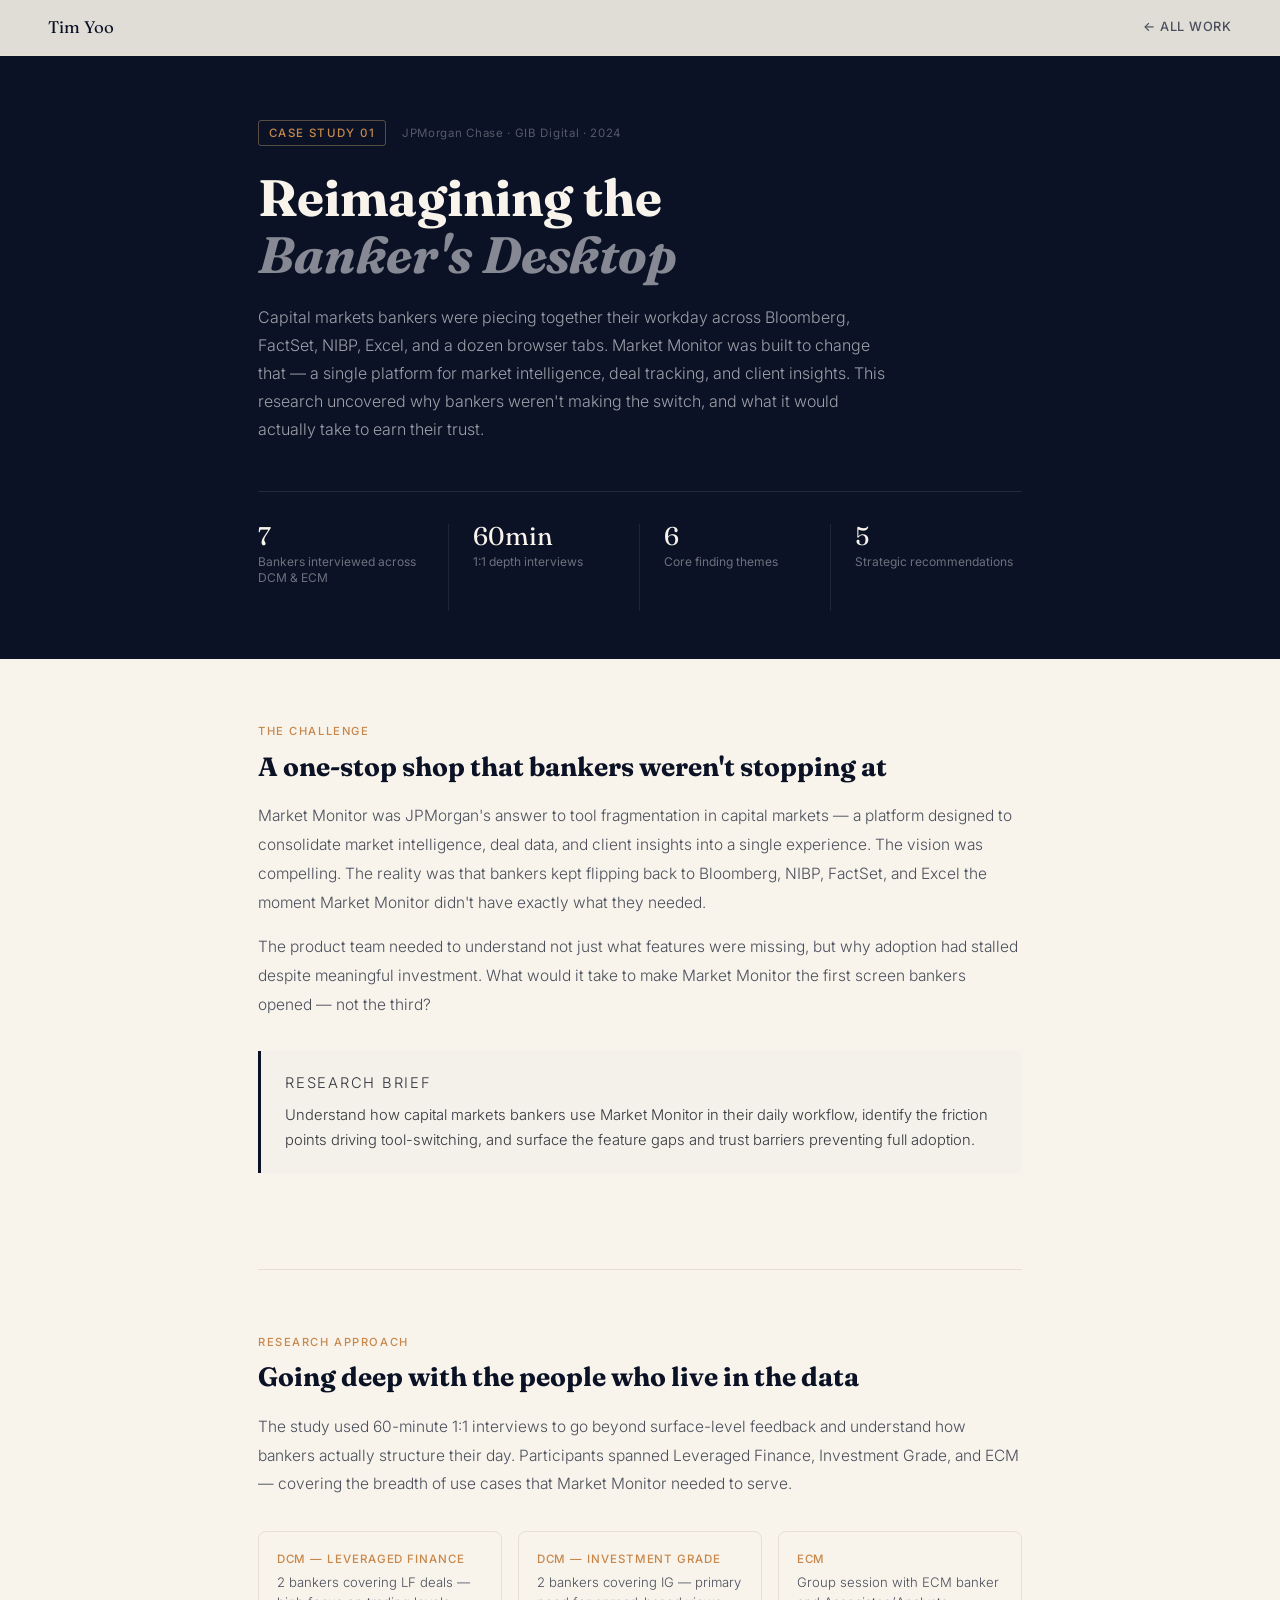
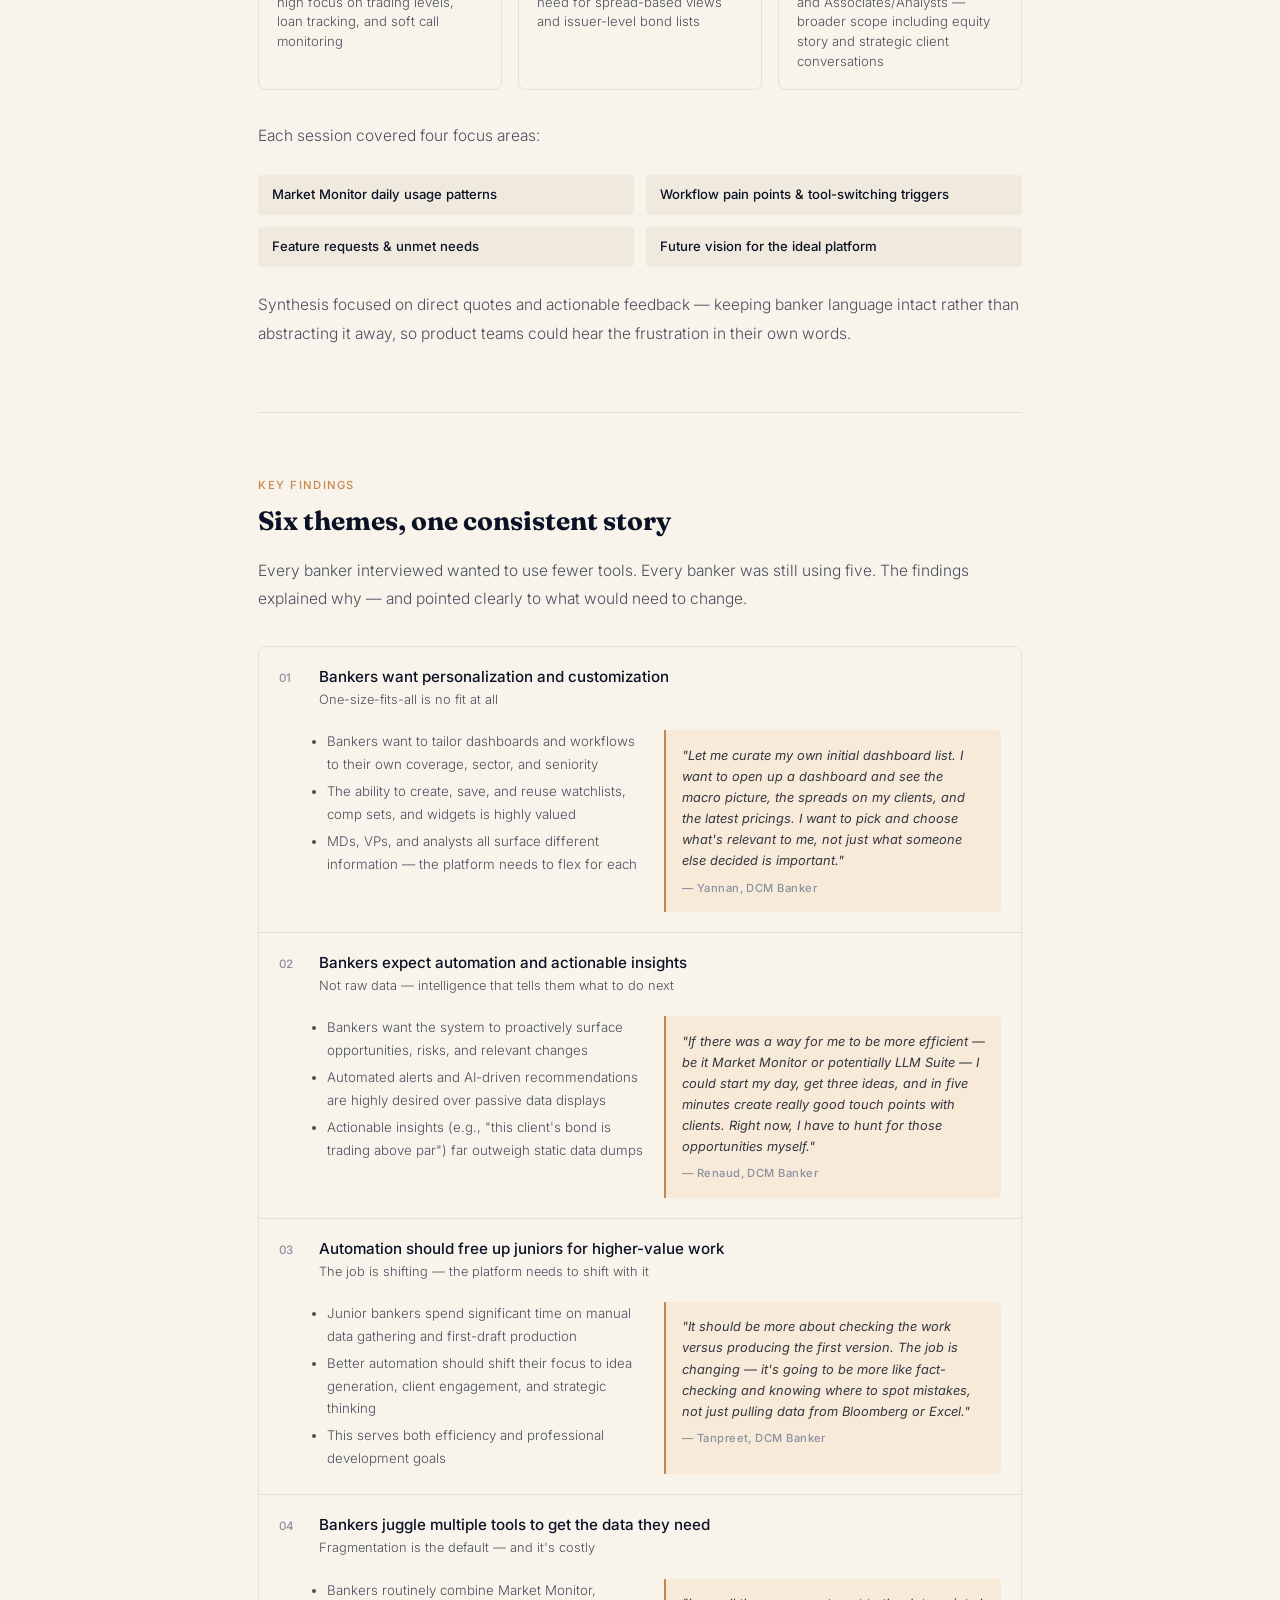
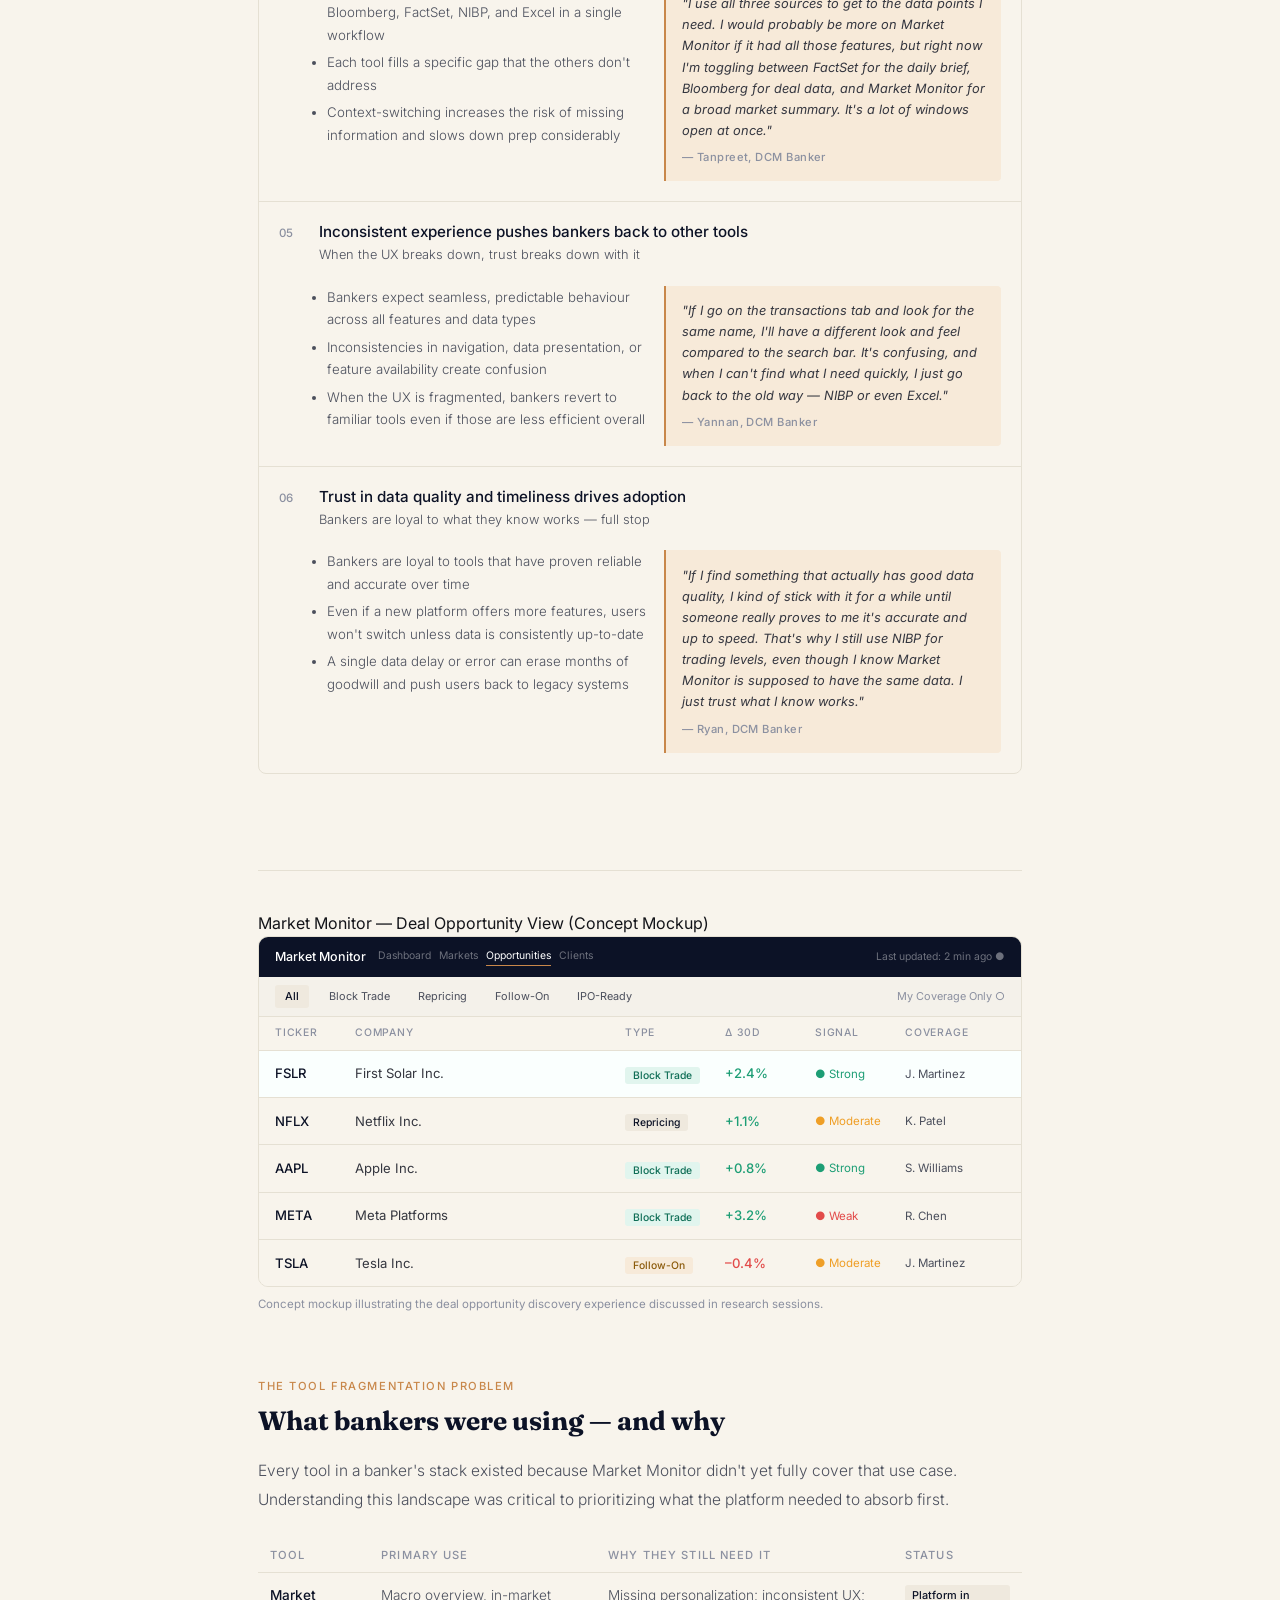
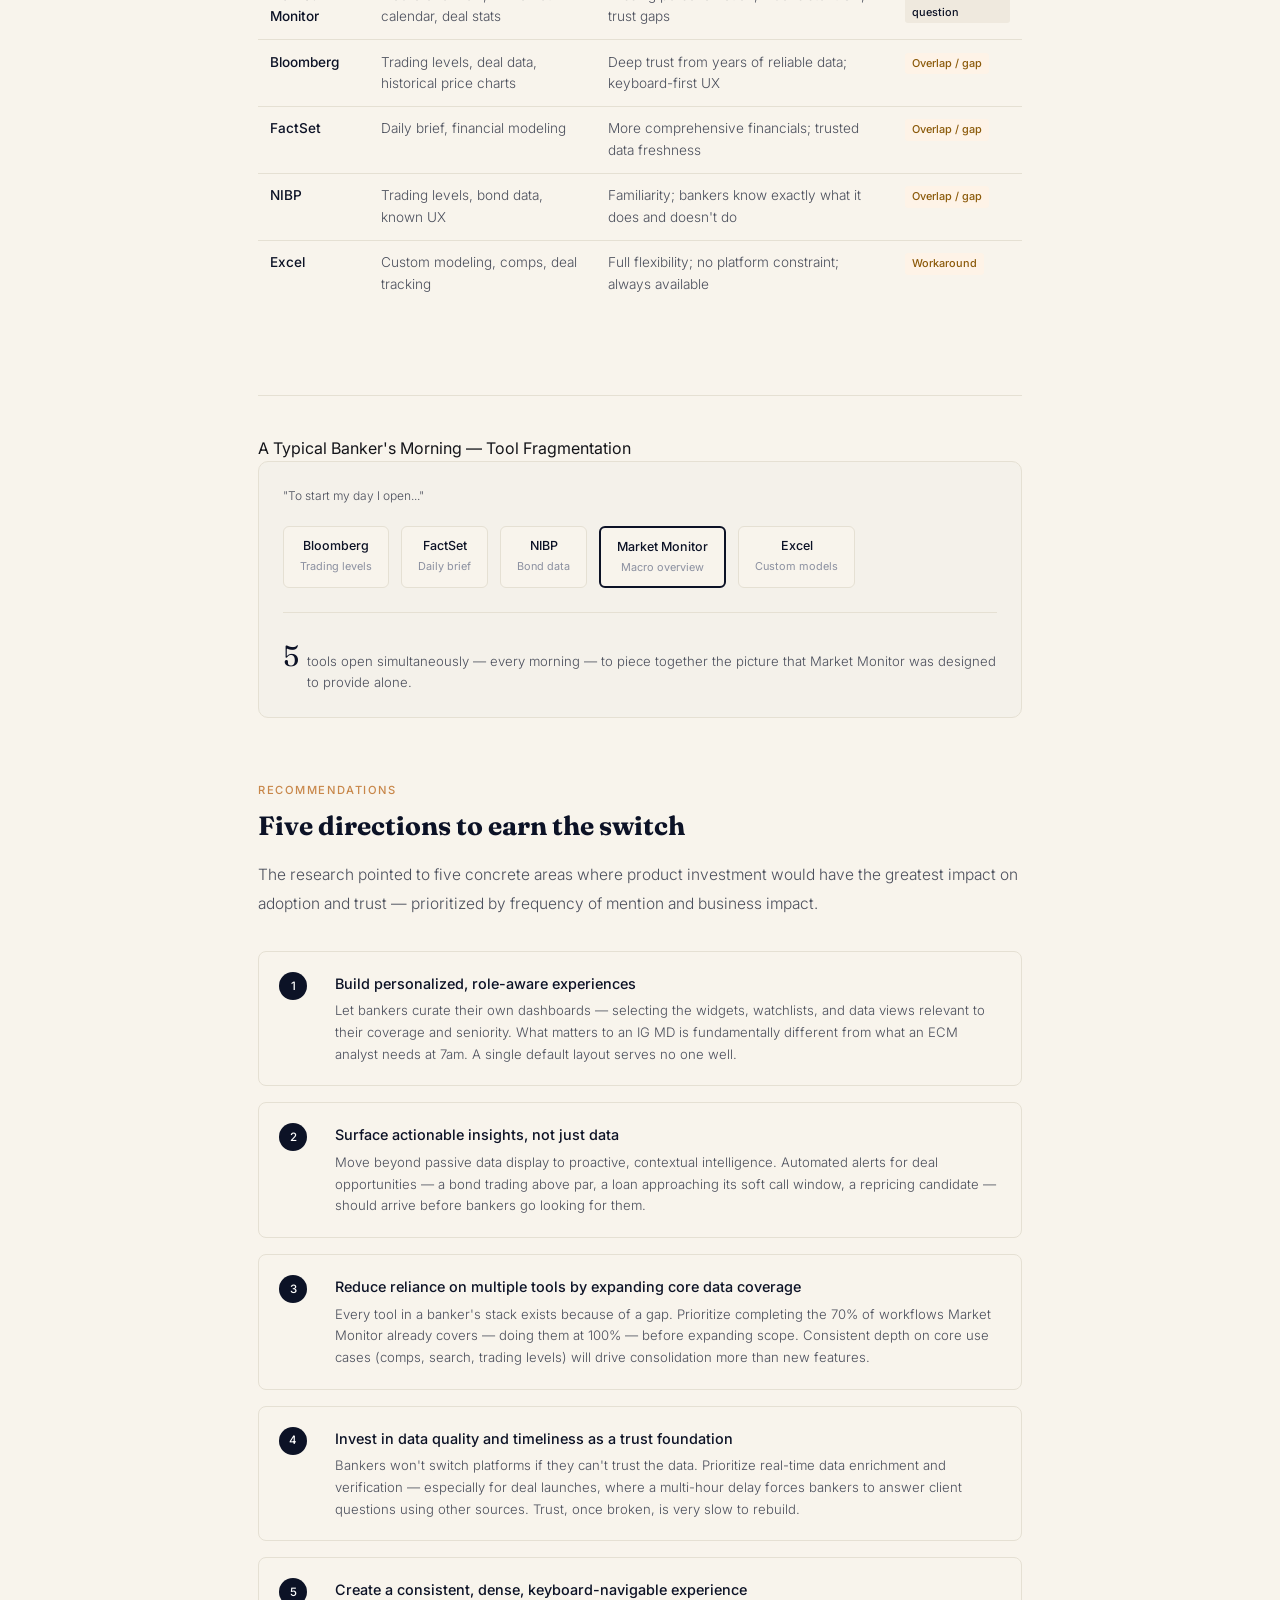
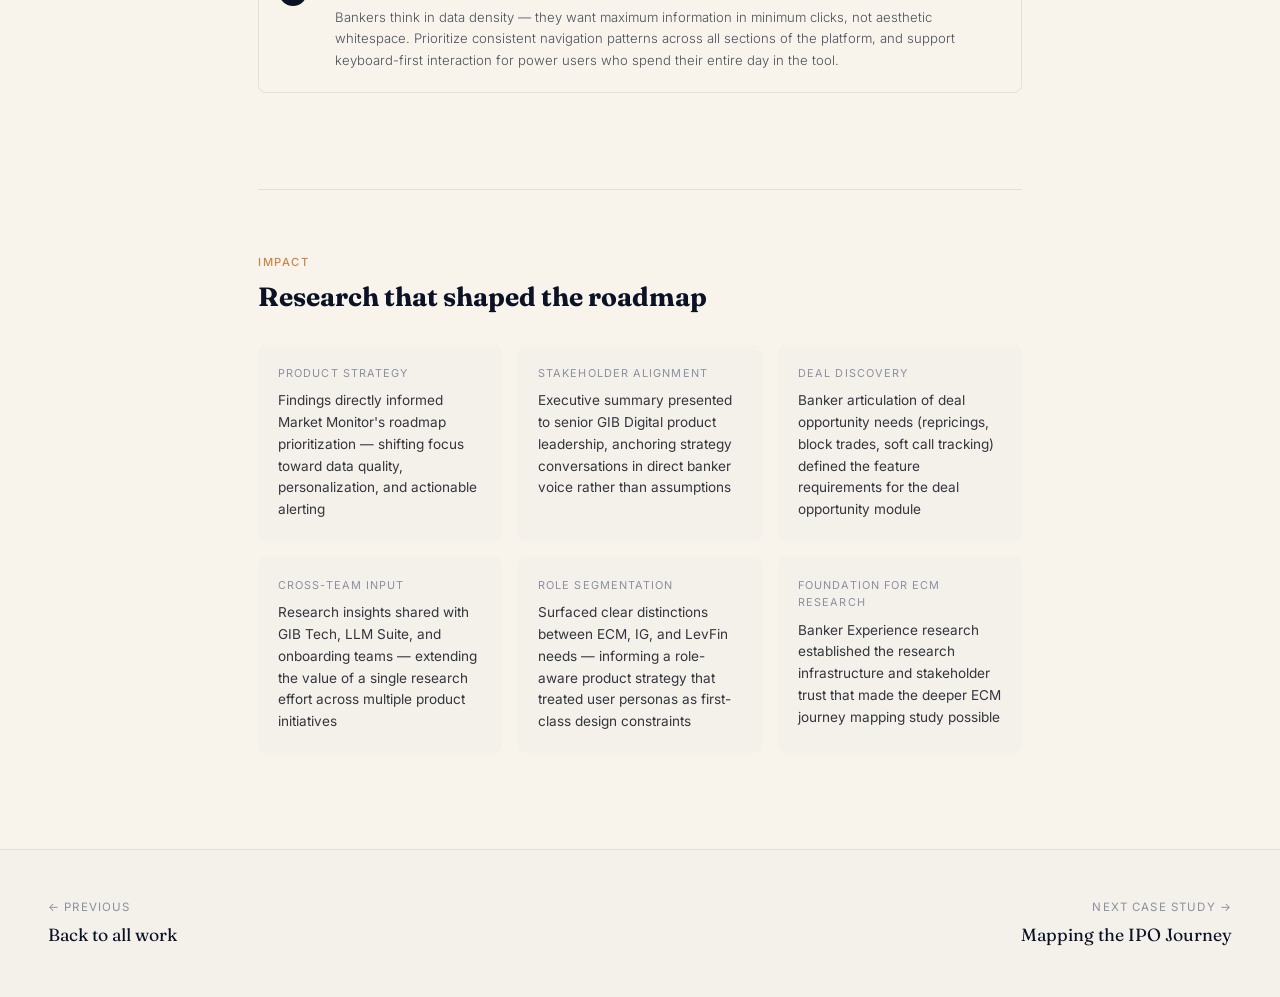
<file: banker-experience-case-study.html>
<!DOCTYPE html>
<html lang="en">
<head>
<meta charset="UTF-8">
<link rel="icon" type="image/png" href="[data-uri]">

<meta name="viewport" content="width=device-width, initial-scale=1.0">
<title>Banker Experience — Tim Yoo</title>
<link rel="preconnect" href="https://fonts.googleapis.com">
<link rel="preconnect" href="https://fonts.gstatic.com" crossorigin>
<link href="https://fonts.googleapis.com/css2?family=Fraunces:ital,opsz,wght@0,9..144,400;0,9..144,500;0,9..144,600;1,9..144,500;1,9..144,600&family=Inter:wght@400;500;600;700&display=swap" rel="stylesheet">
<style>
  *, *::before, *::after { box-sizing: border-box; margin: 0; padding: 0; }
  :root {
    --navy: #0c1226;
    --navy-mid: #1a2547;
    --navy-light: #efe9de;
    --navy-pale: #f4f1ea;
    --ink: #14151a;
    --ink-mid: #34363f;
    --ink-soft: #4b4f5c;
    --ink-faint: #8b90a0;
    --rule: #e5e0d3;
    --white: #f8f4ec;
    --accent: #c8874a;
    --accent-light: #f7ead9;
    --serif: 'Fraunces', Georgia, serif;
    --sans: 'Inter', system-ui, sans-serif;
    --max: 860px;
    --pad: clamp(1.5rem, 5vw, 3rem);
  }
  html { scroll-behavior: smooth; }
  body { font-family: var(--sans); background: var(--white); color: var(--ink); font-size: 16px; line-height: 1.6; overflow-x: hidden; }

  nav {
    position: fixed; top: 0; left: 0; right: 0; z-index: 100;
    background: rgba(248,244,236,0.9); backdrop-filter: blur(12px);
    border-bottom: 1px solid var(--rule); padding: 0 var(--pad); height: 56px;
    display: flex; align-items: center; justify-content: space-between;
  }
  .nav-logo { font-family: var(--serif); font-size: 1.05rem; color: var(--navy); text-decoration: none; }
  .nav-back { font-size: 0.8rem; font-weight: 500; letter-spacing: 0.06em; text-transform: uppercase; color: var(--ink-soft); text-decoration: none; display: flex; align-items: center; gap: 0.4rem; transition: color 0.2s; }
  .nav-back:hover { color: var(--navy); }

  .hero { padding-top: 56px; background: var(--navy); }
  .hero-inner { max-width: var(--max); margin: 0 auto; padding: 4rem var(--pad) 3rem; }
  .hero-meta { display: flex; align-items: center; gap: 1rem; margin-bottom: 1.5rem; }
  .hero-tag { font-size: 0.72rem; font-weight: 500; letter-spacing: 0.12em; text-transform: uppercase; color: var(--accent); border: 1px solid rgba(200,169,110,0.4); padding: 3px 10px; border-radius: 3px; }
  .hero-num { font-size: 0.72rem; color: rgba(255,255,255,0.3); letter-spacing: 0.06em; }
  .hero-title { font-family: var(--serif); font-size: clamp(2.2rem, 4vw, 3.2rem); color: var(--white); line-height: 1.1; margin-bottom: 1.25rem; }
  .hero-title em { font-style: italic; color: rgba(255,255,255,0.5); }
  .hero-sub { font-size: 1rem; font-weight: 300; color: rgba(255,255,255,0.6); line-height: 1.75; max-width: 640px; margin-bottom: 3rem; }
  .hero-stats { display: grid; grid-template-columns: repeat(4, 1fr); border-top: 1px solid rgba(255,255,255,0.1); padding-top: 2rem; }
  .hstat { padding: 0 1.5rem 1.5rem 0; border-right: 1px solid rgba(255,255,255,0.08); }
  .hstat:last-child { border-right: none; padding-right: 0; }
  .hstat:not(:first-child) { padding-left: 1.5rem; }
  .hstat-val { font-family: var(--serif); font-size: 1.6rem; color: var(--white); margin-bottom: 0.25rem; line-height: 1; }
  .hstat-label { font-size: 0.75rem; color: rgba(255,255,255,0.4); line-height: 1.4; }

  .content { max-width: var(--max); margin: 0 auto; padding: 0 var(--pad); }
  .section { padding: 4rem 0; border-bottom: 1px solid var(--rule); }
  .section:last-child { border-bottom: none; }
  .section-label { font-size: 0.7rem; font-weight: 500; letter-spacing: 0.14em; text-transform: uppercase; color: var(--accent); margin-bottom: 0.6rem; }
  .section-title { font-family: var(--serif); font-size: 1.65rem; color: var(--navy); line-height: 1.2; margin-bottom: 1.25rem; }
  .body-text { font-size: 0.97rem; font-weight: 300; color: var(--ink-soft); line-height: 1.85; }
  .body-text + .body-text { margin-top: 1rem; }

  .callout { background: var(--navy-pale); border-left: 3px solid var(--navy); padding: 1.25rem 1.5rem; border-radius: 0 6px 6px 0; margin: 2rem 0; }
  .callout-label { font-size: 0.68rem; font-weight: 500; letter-spacing: 0.12em; text-transform: uppercase; color: var(--accent); margin-bottom: 0.4rem; }
  .callout p { font-size: 0.92rem; font-weight: 300; color: var(--ink-mid); line-height: 1.7; }

  .participants { display: grid; grid-template-columns: repeat(3, 1fr); gap: 1rem; margin: 2rem 0; }
  .participant-card { border: 1px solid var(--rule); border-radius: 8px; padding: 1.1rem; }
  .participant-role { font-size: 0.72rem; font-weight: 500; letter-spacing: 0.08em; text-transform: uppercase; color: var(--accent); margin-bottom: 0.3rem; }
  .participant-desc { font-size: 0.82rem; color: var(--ink-soft); line-height: 1.5; font-weight: 300; }

  .focus-areas { display: grid; grid-template-columns: 1fr 1fr; gap: 0.75rem; margin: 1.5rem 0; }
  .focus-pill { background: var(--navy-light); border-radius: 4px; padding: 0.6rem 0.9rem; font-size: 0.82rem; font-weight: 500; color: var(--navy); }

  .findings { display: flex; flex-direction: column; gap: 0; margin: 2rem 0; }
  .finding { border: 1px solid var(--rule); border-radius: 0; overflow: hidden; margin-bottom: -1px; }
  .finding:first-child { border-radius: 8px 8px 0 0; }
  .finding:last-child { border-radius: 0 0 8px 8px; margin-bottom: 0; }
  .finding-header { display: grid; grid-template-columns: 28px 1fr; gap: 0.75rem; padding: 1.25rem; align-items: start; background: var(--white); cursor: pointer; }
  .finding-num { font-size: 0.72rem; font-weight: 500; color: var(--ink-faint); padding-top: 2px; }
  .finding-title { font-size: 0.95rem; font-weight: 500; color: var(--navy); line-height: 1.3; }
  .finding-subtitle { font-size: 0.8rem; font-weight: 300; color: var(--ink-soft); margin-top: 0.2rem; }
  .finding-body { padding: 0 1.25rem 1.25rem 3.25rem; display: grid; grid-template-columns: 1fr 1fr; gap: 1rem; }
  .finding-insight p { font-size: 0.83rem; font-weight: 300; color: var(--ink-soft); line-height: 1.7; }
  .finding-insight li { font-size: 0.83rem; font-weight: 300; color: var(--ink-soft); line-height: 1.7; margin-left: 1rem; margin-bottom: 0.3rem; }
  .finding-quote { background: var(--accent-light); border-left: 2px solid var(--accent); padding: 0.9rem 1rem; border-radius: 0 4px 4px 0; }
  .finding-quote-text { font-style: italic; font-size: 0.8rem; color: var(--ink-mid); line-height: 1.65; margin-bottom: 0.5rem; }
  .finding-quote-attr { font-size: 0.7rem; font-weight: 500; color: var(--ink-faint); letter-spacing: 0.04em; }

  .tool-table { width: 100%; border-collapse: collapse; margin: 1.5rem 0; font-size: 0.85rem; }
  .tool-table th { text-align: left; font-size: 0.7rem; letter-spacing: 0.1em; text-transform: uppercase; color: var(--ink-faint); font-weight: 500; padding: 0.5rem 0.75rem; border-bottom: 1px solid var(--rule); }
  .tool-table td { padding: 0.7rem 0.75rem; border-bottom: 1px solid var(--rule); vertical-align: top; }
  .tool-table tr:last-child td { border-bottom: none; }
  .tool-name { font-weight: 500; color: var(--navy); }
  .tool-use { color: var(--ink-soft); font-weight: 300; }
  .tool-gap { color: var(--ink-faint); font-weight: 300; font-style: italic; }
  .tool-tag { display: inline-block; font-size: 0.68rem; font-weight: 500; padding: 2px 7px; border-radius: 3px; }
  .tag-primary { background: var(--navy-light); color: var(--navy); }
  .tag-gap { background: #FEF3E7; color: #8B5A0A; }

  .recs { display: flex; flex-direction: column; gap: 1rem; margin: 2rem 0; }
  .rec { display: grid; grid-template-columns: 40px 1fr; gap: 1rem; padding: 1.25rem; border: 1px solid var(--rule); border-radius: 8px; align-items: start; }
  .rec-num { width: 28px; height: 28px; border-radius: 50%; background: var(--navy); display: flex; align-items: center; justify-content: center; font-size: 0.72rem; font-weight: 500; color: white; flex-shrink: 0; }
  .rec-content { }
  .rec-title { font-size: 0.9rem; font-weight: 500; color: var(--navy); margin-bottom: 0.35rem; }
  .rec-body { font-size: 0.82rem; font-weight: 300; color: var(--ink-soft); line-height: 1.65; }

  .impact-grid { display: grid; grid-template-columns: 1fr 1fr 1fr; gap: 1rem; margin: 2rem 0; }
  .impact-card { background: var(--navy-pale); border-radius: 8px; padding: 1.25rem; }
  .impact-card-label { font-size: 0.68rem; letter-spacing: 0.1em; text-transform: uppercase; color: var(--ink-faint); margin-bottom: 0.5rem; }
  .impact-card-text { font-size: 0.85rem; color: var(--ink-mid); line-height: 1.6; }

  .bottom-nav { background: var(--navy-pale); border-top: 1px solid var(--rule); padding: 3rem var(--pad); display: flex; justify-content: space-between; align-items: center; }
  .bnav-label { font-size: 0.72rem; letter-spacing: 0.1em; text-transform: uppercase; color: var(--ink-faint); margin-bottom: 0.3rem; }
  .bnav-link { font-family: var(--serif); font-size: 1.1rem; color: var(--navy); text-decoration: none; }
  .bnav-link:hover { text-decoration: underline; }

  .reveal { opacity: 0; transform: translateY(20px); transition: opacity 0.6s ease, transform 0.6s ease; }
  .reveal.visible { opacity: 1; transform: none; }

  @media (max-width: 700px) {
    .hero-stats { grid-template-columns: 1fr 1fr; }
    .hstat { border-right: none; padding: 0 0 1rem; }
    .participants { grid-template-columns: 1fr; }
    .focus-areas { grid-template-columns: 1fr; }
    .finding-body { grid-template-columns: 1fr; }
    .impact-grid { grid-template-columns: 1fr; }
  }
</style>
</head>
<body>

<nav>
  <a href="tim_yoo_portfolio.html" class="nav-logo">Tim Yoo</a>
  <a href="tim_yoo_portfolio.html" class="nav-back">← All work</a>
</nav>

<div class="hero">
  <div class="hero-inner">
    <div class="hero-meta">
      <span class="hero-tag">Case Study 01</span>
      <span class="hero-num">JPMorgan Chase · GIB Digital · 2024</span>
    </div>
    <h1 class="hero-title">Reimagining the<br><em>Banker's Desktop</em></h1>
    <p class="hero-sub">Capital markets bankers were piecing together their workday across Bloomberg, FactSet, NIBP, Excel, and a dozen browser tabs. Market Monitor was built to change that — a single platform for market intelligence, deal tracking, and client insights. This research uncovered why bankers weren't making the switch, and what it would actually take to earn their trust.</p>
    <div class="hero-stats">
      <div class="hstat">
        <div class="hstat-val">7</div>
        <div class="hstat-label">Bankers interviewed across DCM & ECM</div>
      </div>
      <div class="hstat">
        <div class="hstat-val">60min</div>
        <div class="hstat-label">1:1 depth interviews</div>
      </div>
      <div class="hstat">
        <div class="hstat-val">6</div>
        <div class="hstat-label">Core finding themes</div>
      </div>
      <div class="hstat">
        <div class="hstat-val">5</div>
        <div class="hstat-label">Strategic recommendations</div>
      </div>
    </div>
  </div>
</div>

<div class="content">

  <div class="section reveal">
    <p class="section-label">The Challenge</p>
    <h2 class="section-title">A one-stop shop that bankers weren't stopping at</h2>
    <p class="body-text">Market Monitor was JPMorgan's answer to tool fragmentation in capital markets — a platform designed to consolidate market intelligence, deal data, and client insights into a single experience. The vision was compelling. The reality was that bankers kept flipping back to Bloomberg, NIBP, FactSet, and Excel the moment Market Monitor didn't have exactly what they needed.</p>
    <p class="body-text">The product team needed to understand not just what features were missing, but why adoption had stalled despite meaningful investment. What would it take to make Market Monitor the first screen bankers opened — not the third?</p>
    <div class="callout">
      <p class="callout-label">Research Brief</p>
      <p>Understand how capital markets bankers use Market Monitor in their daily workflow, identify the friction points driving tool-switching, and surface the feature gaps and trust barriers preventing full adoption.</p>
    </div>
  </div>

  <div class="section reveal">
    <p class="section-label">Research Approach</p>
    <h2 class="section-title">Going deep with the people who live in the data</h2>
    <p class="body-text">The study used 60-minute 1:1 interviews to go beyond surface-level feedback and understand how bankers actually structure their day. Participants spanned Leveraged Finance, Investment Grade, and ECM — covering the breadth of use cases that Market Monitor needed to serve.</p>

    <div class="participants">
      <div class="participant-card">
        <p class="participant-role">DCM — Leveraged Finance</p>
        <p class="participant-desc">2 bankers covering LF deals — high focus on trading levels, loan tracking, and soft call monitoring</p>
      </div>
      <div class="participant-card">
        <p class="participant-role">DCM — Investment Grade</p>
        <p class="participant-desc">2 bankers covering IG — primary need for spread-based views and issuer-level bond lists</p>
      </div>
      <div class="participant-card">
        <p class="participant-role">ECM</p>
        <p class="participant-desc">Group session with ECM banker and Associates/Analysts — broader scope including equity story and strategic client conversations</p>
      </div>
    </div>

    <p class="body-text">Each session covered four focus areas:</p>
    <div class="focus-areas">
      <div class="focus-pill">Market Monitor daily usage patterns</div>
      <div class="focus-pill">Workflow pain points & tool-switching triggers</div>
      <div class="focus-pill">Feature requests & unmet needs</div>
      <div class="focus-pill">Future vision for the ideal platform</div>
    </div>
    <p class="body-text" style="margin-top:1.5rem;">Synthesis focused on direct quotes and actionable feedback — keeping banker language intact rather than abstracting it away, so product teams could hear the frustration in their own words.</p>
  </div>

  <div class="section reveal">
    <p class="section-label">Key Findings</p>
    <h2 class="section-title">Six themes, one consistent story</h2>
    <p class="body-text">Every banker interviewed wanted to use fewer tools. Every banker was still using five. The findings explained why — and pointed clearly to what would need to change.</p>

    <div class="findings">

      <div class="finding">
        <div class="finding-header">
          <span class="finding-num">01</span>
          <div>
            <p class="finding-title">Bankers want personalization and customization</p>
            <p class="finding-subtitle">One-size-fits-all is no fit at all</p>
          </div>
        </div>
        <div class="finding-body">
          <div class="finding-insight">
            <ul>
              <li>Bankers want to tailor dashboards and workflows to their own coverage, sector, and seniority</li>
              <li>The ability to create, save, and reuse watchlists, comp sets, and widgets is highly valued</li>
              <li>MDs, VPs, and analysts all surface different information — the platform needs to flex for each</li>
            </ul>
          </div>
          <div class="finding-quote">
            <p class="finding-quote-text">"Let me curate my own initial dashboard list. I want to open up a dashboard and see the macro picture, the spreads on my clients, and the latest pricings. I want to pick and choose what's relevant to me, not just what someone else decided is important."</p>
            <p class="finding-quote-attr">— Yannan, DCM Banker</p>
          </div>
        </div>
      </div>

      <div class="finding">
        <div class="finding-header">
          <span class="finding-num">02</span>
          <div>
            <p class="finding-title">Bankers expect automation and actionable insights</p>
            <p class="finding-subtitle">Not raw data — intelligence that tells them what to do next</p>
          </div>
        </div>
        <div class="finding-body">
          <div class="finding-insight">
            <ul>
              <li>Bankers want the system to proactively surface opportunities, risks, and relevant changes</li>
              <li>Automated alerts and AI-driven recommendations are highly desired over passive data displays</li>
              <li>Actionable insights (e.g., "this client's bond is trading above par") far outweigh static data dumps</li>
            </ul>
          </div>
          <div class="finding-quote">
            <p class="finding-quote-text">"If there was a way for me to be more efficient — be it Market Monitor or potentially LLM Suite — I could start my day, get three ideas, and in five minutes create really good touch points with clients. Right now, I have to hunt for those opportunities myself."</p>
            <p class="finding-quote-attr">— Renaud, DCM Banker</p>
          </div>
        </div>
      </div>

      <div class="finding">
        <div class="finding-header">
          <span class="finding-num">03</span>
          <div>
            <p class="finding-title">Automation should free up juniors for higher-value work</p>
            <p class="finding-subtitle">The job is shifting — the platform needs to shift with it</p>
          </div>
        </div>
        <div class="finding-body">
          <div class="finding-insight">
            <ul>
              <li>Junior bankers spend significant time on manual data gathering and first-draft production</li>
              <li>Better automation should shift their focus to idea generation, client engagement, and strategic thinking</li>
              <li>This serves both efficiency and professional development goals</li>
            </ul>
          </div>
          <div class="finding-quote">
            <p class="finding-quote-text">"It should be more about checking the work versus producing the first version. The job is changing — it's going to be more like fact-checking and knowing where to spot mistakes, not just pulling data from Bloomberg or Excel."</p>
            <p class="finding-quote-attr">— Tanpreet, DCM Banker</p>
          </div>
        </div>
      </div>

      <div class="finding">
        <div class="finding-header">
          <span class="finding-num">04</span>
          <div>
            <p class="finding-title">Bankers juggle multiple tools to get the data they need</p>
            <p class="finding-subtitle">Fragmentation is the default — and it's costly</p>
          </div>
        </div>
        <div class="finding-body">
          <div class="finding-insight">
            <ul>
              <li>Bankers routinely combine Market Monitor, Bloomberg, FactSet, NIBP, and Excel in a single workflow</li>
              <li>Each tool fills a specific gap that the others don't address</li>
              <li>Context-switching increases the risk of missing information and slows down prep considerably</li>
            </ul>
          </div>
          <div class="finding-quote">
            <p class="finding-quote-text">"I use all three sources to get to the data points I need. I would probably be more on Market Monitor if it had all those features, but right now I'm toggling between FactSet for the daily brief, Bloomberg for deal data, and Market Monitor for a broad market summary. It's a lot of windows open at once."</p>
            <p class="finding-quote-attr">— Tanpreet, DCM Banker</p>
          </div>
        </div>
      </div>

      <div class="finding">
        <div class="finding-header">
          <span class="finding-num">05</span>
          <div>
            <p class="finding-title">Inconsistent experience pushes bankers back to other tools</p>
            <p class="finding-subtitle">When the UX breaks down, trust breaks down with it</p>
          </div>
        </div>
        <div class="finding-body">
          <div class="finding-insight">
            <ul>
              <li>Bankers expect seamless, predictable behaviour across all features and data types</li>
              <li>Inconsistencies in navigation, data presentation, or feature availability create confusion</li>
              <li>When the UX is fragmented, bankers revert to familiar tools even if those are less efficient overall</li>
            </ul>
          </div>
          <div class="finding-quote">
            <p class="finding-quote-text">"If I go on the transactions tab and look for the same name, I'll have a different look and feel compared to the search bar. It's confusing, and when I can't find what I need quickly, I just go back to the old way — NIBP or even Excel."</p>
            <p class="finding-quote-attr">— Yannan, DCM Banker</p>
          </div>
        </div>
      </div>

      <div class="finding">
        <div class="finding-header">
          <span class="finding-num">06</span>
          <div>
            <p class="finding-title">Trust in data quality and timeliness drives adoption</p>
            <p class="finding-subtitle">Bankers are loyal to what they know works — full stop</p>
          </div>
        </div>
        <div class="finding-body">
          <div class="finding-insight">
            <ul>
              <li>Bankers are loyal to tools that have proven reliable and accurate over time</li>
              <li>Even if a new platform offers more features, users won't switch unless data is consistently up-to-date</li>
              <li>A single data delay or error can erase months of goodwill and push users back to legacy systems</li>
            </ul>
          </div>
          <div class="finding-quote">
            <p class="finding-quote-text">"If I find something that actually has good data quality, I kind of stick with it for a while until someone really proves to me it's accurate and up to speed. That's why I still use NIBP for trading levels, even though I know Market Monitor is supposed to have the same data. I just trust what I know works."</p>
            <p class="finding-quote-attr">— Ryan, DCM Banker</p>
          </div>
        </div>
      </div>

    </div>
  </div>

  
<div class="viz-wrap" style="margin:2.5rem 0 0;">
  <p class="viz-label">Market Monitor — Deal Opportunity View (Concept Mockup)</p>
  <div style="border:1px solid var(--rule); border-radius:10px; overflow:hidden; font-family:var(--sans);">
    <!-- Top bar -->
    <div style="background:var(--navy); padding:0.6rem 1rem; display:flex; align-items:center; justify-content:space-between;">
      <div style="display:flex; align-items:center; gap:0.75rem;">
        <div style="font-size:0.78rem; font-weight:500; color:white;">Market Monitor</div>
        <div style="display:flex; gap:0.5rem;">
          <span style="font-size:0.65rem; color:rgba(255,255,255,0.4); cursor:pointer;">Dashboard</span>
          <span style="font-size:0.65rem; color:rgba(255,255,255,0.4); cursor:pointer;">Markets</span>
          <span style="font-size:0.65rem; color:white; border-bottom:1px solid var(--accent); padding-bottom:1px;">Opportunities</span>
          <span style="font-size:0.65rem; color:rgba(255,255,255,0.4);">Clients</span>
        </div>
      </div>
      <div style="font-size:0.65rem; color:rgba(255,255,255,0.4);">Last updated: 2 min ago ●</div>
    </div>
    <!-- Sub nav / filters -->
    <div style="background:var(--navy-pale); padding:0.5rem 1rem; display:flex; align-items:center; gap:0.75rem; border-bottom:1px solid var(--rule);">
      <span style="font-size:0.68rem; font-weight:500; color:var(--navy); background:var(--navy-light); padding:3px 10px; border-radius:3px;">All</span>
      <span style="font-size:0.68rem; color:var(--ink-soft); padding:3px 8px;">Block Trade</span>
      <span style="font-size:0.68rem; color:var(--ink-soft); padding:3px 8px;">Repricing</span>
      <span style="font-size:0.68rem; color:var(--ink-soft); padding:3px 8px;">Follow-On</span>
      <span style="font-size:0.68rem; color:var(--ink-soft); padding:3px 8px;">IPO-Ready</span>
      <div style="margin-left:auto; font-size:0.68rem; color:var(--ink-faint);">My Coverage Only ○</div>
    </div>
    <!-- Table header -->
    <div style="display:grid; grid-template-columns:80px 1fr 100px 90px 90px 100px; padding:0.5rem 1rem; border-bottom:1px solid var(--rule); background:var(--white);">
      <div style="font-size:0.65rem; letter-spacing:0.08em; text-transform:uppercase; color:var(--ink-faint); font-weight:500;">Ticker</div>
      <div style="font-size:0.65rem; letter-spacing:0.08em; text-transform:uppercase; color:var(--ink-faint); font-weight:500;">Company</div>
      <div style="font-size:0.65rem; letter-spacing:0.08em; text-transform:uppercase; color:var(--ink-faint); font-weight:500;">Type</div>
      <div style="font-size:0.65rem; letter-spacing:0.08em; text-transform:uppercase; color:var(--ink-faint); font-weight:500;">Δ 30d</div>
      <div style="font-size:0.65rem; letter-spacing:0.08em; text-transform:uppercase; color:var(--ink-faint); font-weight:500;">Signal</div>
      <div style="font-size:0.65rem; letter-spacing:0.08em; text-transform:uppercase; color:var(--ink-faint); font-weight:500;">Coverage</div>
    </div>
    <!-- Rows -->
    <div style="display:grid; grid-template-columns:80px 1fr 100px 90px 90px 100px; padding:0.65rem 1rem; border-bottom:1px solid var(--rule); background:#FAFFFE; align-items:center;">
      <div style="font-size:0.82rem; font-weight:500; color:var(--navy);">FSLR</div>
      <div style="font-size:0.82rem; color:var(--ink-mid);">First Solar Inc.</div>
      <div><span style="font-size:0.65rem; background:#E1F5EE; color:#0F6E56; font-weight:500; padding:2px 8px; border-radius:3px;">Block Trade</span></div>
      <div style="font-size:0.82rem; color:#1D9E75; font-weight:500;">+2.4%</div>
      <div style="font-size:0.72rem; color:#1D9E75;">● Strong</div>
      <div style="font-size:0.72rem; color:var(--ink-soft);">J. Martinez</div>
    </div>
    <div style="display:grid; grid-template-columns:80px 1fr 100px 90px 90px 100px; padding:0.65rem 1rem; border-bottom:1px solid var(--rule); align-items:center; background:var(--white);">
      <div style="font-size:0.82rem; font-weight:500; color:var(--navy);">NFLX</div>
      <div style="font-size:0.82rem; color:var(--ink-mid);">Netflix Inc.</div>
      <div><span style="font-size:0.65rem; background:var(--navy-light); color:var(--navy); font-weight:500; padding:2px 8px; border-radius:3px;">Repricing</span></div>
      <div style="font-size:0.82rem; color:#1D9E75; font-weight:500;">+1.1%</div>
      <div style="font-size:0.72rem; color:#EF9F27;">● Moderate</div>
      <div style="font-size:0.72rem; color:var(--ink-soft);">K. Patel</div>
    </div>
    <div style="display:grid; grid-template-columns:80px 1fr 100px 90px 90px 100px; padding:0.65rem 1rem; border-bottom:1px solid var(--rule); align-items:center; background:var(--white);">
      <div style="font-size:0.82rem; font-weight:500; color:var(--navy);">AAPL</div>
      <div style="font-size:0.82rem; color:var(--ink-mid);">Apple Inc.</div>
      <div><span style="font-size:0.65rem; background:#E1F5EE; color:#0F6E56; font-weight:500; padding:2px 8px; border-radius:3px;">Block Trade</span></div>
      <div style="font-size:0.82rem; color:#1D9E75; font-weight:500;">+0.8%</div>
      <div style="font-size:0.72rem; color:#1D9E75;">● Strong</div>
      <div style="font-size:0.72rem; color:var(--ink-soft);">S. Williams</div>
    </div>
    <div style="display:grid; grid-template-columns:80px 1fr 100px 90px 90px 100px; padding:0.65rem 1rem; border-bottom:1px solid var(--rule); align-items:center; background:var(--white);">
      <div style="font-size:0.82rem; font-weight:500; color:var(--navy);">META</div>
      <div style="font-size:0.82rem; color:var(--ink-mid);">Meta Platforms</div>
      <div><span style="font-size:0.65rem; background:#E1F5EE; color:#0F6E56; font-weight:500; padding:2px 8px; border-radius:3px;">Block Trade</span></div>
      <div style="font-size:0.82rem; color:#1D9E75; font-weight:500;">+3.2%</div>
      <div style="font-size:0.72rem; color:#E24B4A;">● Weak</div>
      <div style="font-size:0.72rem; color:var(--ink-soft);">R. Chen</div>
    </div>
    <div style="display:grid; grid-template-columns:80px 1fr 100px 90px 90px 100px; padding:0.65rem 1rem; align-items:center; background:var(--white);">
      <div style="font-size:0.82rem; font-weight:500; color:var(--navy);">TSLA</div>
      <div style="font-size:0.82rem; color:var(--ink-mid);">Tesla Inc.</div>
      <div><span style="font-size:0.65rem; background:var(--accent-light); color:#8B5A0A; font-weight:500; padding:2px 8px; border-radius:3px;">Follow-On</span></div>
      <div style="font-size:0.82rem; color:#E24B4A; font-weight:500;">–0.4%</div>
      <div style="font-size:0.72rem; color:#EF9F27;">● Moderate</div>
      <div style="font-size:0.72rem; color:var(--ink-soft);">J. Martinez</div>
    </div>
  </div>
  <p style="font-size:0.72rem; color:var(--ink-faint); margin-top:0.5rem;">Concept mockup illustrating the deal opportunity discovery experience discussed in research sessions.</p>
</div>


  <div class="section reveal">
    <p class="section-label">The Tool Fragmentation Problem</p>
    <h2 class="section-title">What bankers were using — and why</h2>
    <p class="body-text">Every tool in a banker's stack existed because Market Monitor didn't yet fully cover that use case. Understanding this landscape was critical to prioritizing what the platform needed to absorb first.</p>

    <table class="tool-table">
      <thead>
        <tr>
          <th>Tool</th>
          <th>Primary use</th>
          <th>Why they still need it</th>
          <th>Status</th>
        </tr>
      </thead>
      <tbody>
        <tr>
          <td><span class="tool-name">Market Monitor</span></td>
          <td class="tool-use">Macro overview, in-market calendar, deal stats</td>
          <td class="tool-use">Missing personalization; inconsistent UX; trust gaps</td>
          <td><span class="tool-tag tag-primary">Platform in question</span></td>
        </tr>
        <tr>
          <td><span class="tool-name">Bloomberg</span></td>
          <td class="tool-use">Trading levels, deal data, historical price charts</td>
          <td class="tool-use">Deep trust from years of reliable data; keyboard-first UX</td>
          <td><span class="tool-tag tag-gap">Overlap / gap</span></td>
        </tr>
        <tr>
          <td><span class="tool-name">FactSet</span></td>
          <td class="tool-use">Daily brief, financial modeling</td>
          <td class="tool-use">More comprehensive financials; trusted data freshness</td>
          <td><span class="tool-tag tag-gap">Overlap / gap</span></td>
        </tr>
        <tr>
          <td><span class="tool-name">NIBP</span></td>
          <td class="tool-use">Trading levels, bond data, known UX</td>
          <td class="tool-use">Familiarity; bankers know exactly what it does and doesn't do</td>
          <td><span class="tool-tag tag-gap">Overlap / gap</span></td>
        </tr>
        <tr>
          <td><span class="tool-name">Excel</span></td>
          <td class="tool-use">Custom modeling, comps, deal tracking</td>
          <td class="tool-use">Full flexibility; no platform constraint; always available</td>
          <td><span class="tool-tag tag-gap">Workaround</span></td>
        </tr>
      </tbody>
    </table>
  </div>

  
<div class="viz-wrap" style="margin-top:2.5rem;">
  <p class="viz-label">A Typical Banker's Morning — Tool Fragmentation</p>
  <div style="border:1px solid var(--rule); border-radius:10px; padding:1.5rem; background:var(--navy-pale);">
    <div style="display:flex; align-items:center; gap:0.5rem; margin-bottom:1.25rem; flex-wrap:wrap;">
      <div style="font-size:0.75rem; color:var(--ink-soft); font-weight:300;">"To start my day I open..."</div>
    </div>
    <div style="display:flex; gap:0.75rem; flex-wrap:wrap; margin-bottom:1.5rem;">
      <div style="background:var(--white); border:1px solid var(--rule); border-radius:6px; padding:0.6rem 1rem; text-align:center;">
        <div style="font-size:0.78rem; font-weight:500; color:var(--navy);">Bloomberg</div>
        <div style="font-size:0.68rem; color:var(--ink-faint); margin-top:2px;">Trading levels</div>
      </div>
      <div style="background:var(--white); border:1px solid var(--rule); border-radius:6px; padding:0.6rem 1rem; text-align:center;">
        <div style="font-size:0.78rem; font-weight:500; color:var(--navy);">FactSet</div>
        <div style="font-size:0.68rem; color:var(--ink-faint); margin-top:2px;">Daily brief</div>
      </div>
      <div style="background:var(--white); border:1px solid var(--rule); border-radius:6px; padding:0.6rem 1rem; text-align:center;">
        <div style="font-size:0.78rem; font-weight:500; color:var(--navy);">NIBP</div>
        <div style="font-size:0.68rem; color:var(--ink-faint); margin-top:2px;">Bond data</div>
      </div>
      <div style="background:var(--white); border:2px solid var(--navy); border-radius:6px; padding:0.6rem 1rem; text-align:center;">
        <div style="font-size:0.78rem; font-weight:500; color:var(--navy);">Market Monitor</div>
        <div style="font-size:0.68rem; color:var(--ink-faint); margin-top:2px;">Macro overview</div>
      </div>
      <div style="background:var(--white); border:1px solid var(--rule); border-radius:6px; padding:0.6rem 1rem; text-align:center;">
        <div style="font-size:0.78rem; font-weight:500; color:var(--navy);">Excel</div>
        <div style="font-size:0.68rem; color:var(--ink-faint); margin-top:2px;">Custom models</div>
      </div>
    </div>
    <div style="height:1px; background:var(--rule); margin-bottom:1.25rem;"></div>
    <div style="display:flex; align-items:baseline; gap:0.5rem;">
      <div style="font-family:var(--serif); font-size:1.8rem; color:var(--navy);">5</div>
      <div style="font-size:0.82rem; color:var(--ink-soft); font-weight:300;">tools open simultaneously — every morning — to piece together the picture that Market Monitor was designed to provide alone.</div>
    </div>
  </div>
</div>


  <div class="section reveal">
    <p class="section-label">Recommendations</p>
    <h2 class="section-title">Five directions to earn the switch</h2>
    <p class="body-text">The research pointed to five concrete areas where product investment would have the greatest impact on adoption and trust — prioritized by frequency of mention and business impact.</p>

    <div class="recs">
      <div class="rec">
        <div class="rec-num">1</div>
        <div class="rec-content">
          <p class="rec-title">Build personalized, role-aware experiences</p>
          <p class="rec-body">Let bankers curate their own dashboards — selecting the widgets, watchlists, and data views relevant to their coverage and seniority. What matters to an IG MD is fundamentally different from what an ECM analyst needs at 7am. A single default layout serves no one well.</p>
        </div>
      </div>
      <div class="rec">
        <div class="rec-num">2</div>
        <div class="rec-content">
          <p class="rec-title">Surface actionable insights, not just data</p>
          <p class="rec-body">Move beyond passive data display to proactive, contextual intelligence. Automated alerts for deal opportunities — a bond trading above par, a loan approaching its soft call window, a repricing candidate — should arrive before bankers go looking for them.</p>
        </div>
      </div>
      <div class="rec">
        <div class="rec-num">3</div>
        <div class="rec-content">
          <p class="rec-title">Reduce reliance on multiple tools by expanding core data coverage</p>
          <p class="rec-body">Every tool in a banker's stack exists because of a gap. Prioritize completing the 70% of workflows Market Monitor already covers — doing them at 100% — before expanding scope. Consistent depth on core use cases (comps, search, trading levels) will drive consolidation more than new features.</p>
        </div>
      </div>
      <div class="rec">
        <div class="rec-num">4</div>
        <div class="rec-content">
          <p class="rec-title">Invest in data quality and timeliness as a trust foundation</p>
          <p class="rec-body">Bankers won't switch platforms if they can't trust the data. Prioritize real-time data enrichment and verification — especially for deal launches, where a multi-hour delay forces bankers to answer client questions using other sources. Trust, once broken, is very slow to rebuild.</p>
        </div>
      </div>
      <div class="rec">
        <div class="rec-num">5</div>
        <div class="rec-content">
          <p class="rec-title">Create a consistent, dense, keyboard-navigable experience</p>
          <p class="rec-body">Bankers think in data density — they want maximum information in minimum clicks, not aesthetic whitespace. Prioritize consistent navigation patterns across all sections of the platform, and support keyboard-first interaction for power users who spend their entire day in the tool.</p>
        </div>
      </div>
    </div>
  </div>

  <div class="section reveal">
    <p class="section-label">Impact</p>
    <h2 class="section-title">Research that shaped the roadmap</h2>
    <div class="impact-grid">
      <div class="impact-card">
        <p class="impact-card-label">Product Strategy</p>
        <p class="impact-card-text">Findings directly informed Market Monitor's roadmap prioritization — shifting focus toward data quality, personalization, and actionable alerting</p>
      </div>
      <div class="impact-card">
        <p class="impact-card-label">Stakeholder Alignment</p>
        <p class="impact-card-text">Executive summary presented to senior GIB Digital product leadership, anchoring strategy conversations in direct banker voice rather than assumptions</p>
      </div>
      <div class="impact-card">
        <p class="impact-card-label">Deal Discovery</p>
        <p class="impact-card-text">Banker articulation of deal opportunity needs (repricings, block trades, soft call tracking) defined the feature requirements for the deal opportunity module</p>
      </div>
      <div class="impact-card">
        <p class="impact-card-label">Cross-Team Input</p>
        <p class="impact-card-text">Research insights shared with GIB Tech, LLM Suite, and onboarding teams — extending the value of a single research effort across multiple product initiatives</p>
      </div>
      <div class="impact-card">
        <p class="impact-card-label">Role Segmentation</p>
        <p class="impact-card-text">Surfaced clear distinctions between ECM, IG, and LevFin needs — informing a role-aware product strategy that treated user personas as first-class design constraints</p>
      </div>
      <div class="impact-card">
        <p class="impact-card-label">Foundation for ECM Research</p>
        <p class="impact-card-text">Banker Experience research established the research infrastructure and stakeholder trust that made the deeper ECM journey mapping study possible</p>
      </div>
    </div>
  </div>

</div>

<div class="bottom-nav">
  <div>
    <p class="bnav-label">← Previous</p>
    <a href="tim_yoo_portfolio.html" class="bnav-link">Back to all work</a>
  </div>
  <div style="text-align: right;">
    <p class="bnav-label">Next case study →</p>
    <a href="ecm-case-study.html" class="bnav-link">Mapping the IPO Journey</a>
  </div>
</div>

<script>
  const reveals = document.querySelectorAll('.reveal');
  const observer = new IntersectionObserver((entries) => {
    entries.forEach(entry => {
      if (entry.isIntersecting) { entry.target.classList.add('visible'); observer.unobserve(entry.target); }
    });
  }, { threshold: 0.08 });
  reveals.forEach(el => observer.observe(el));
</script>
</body>
</html>
</file>
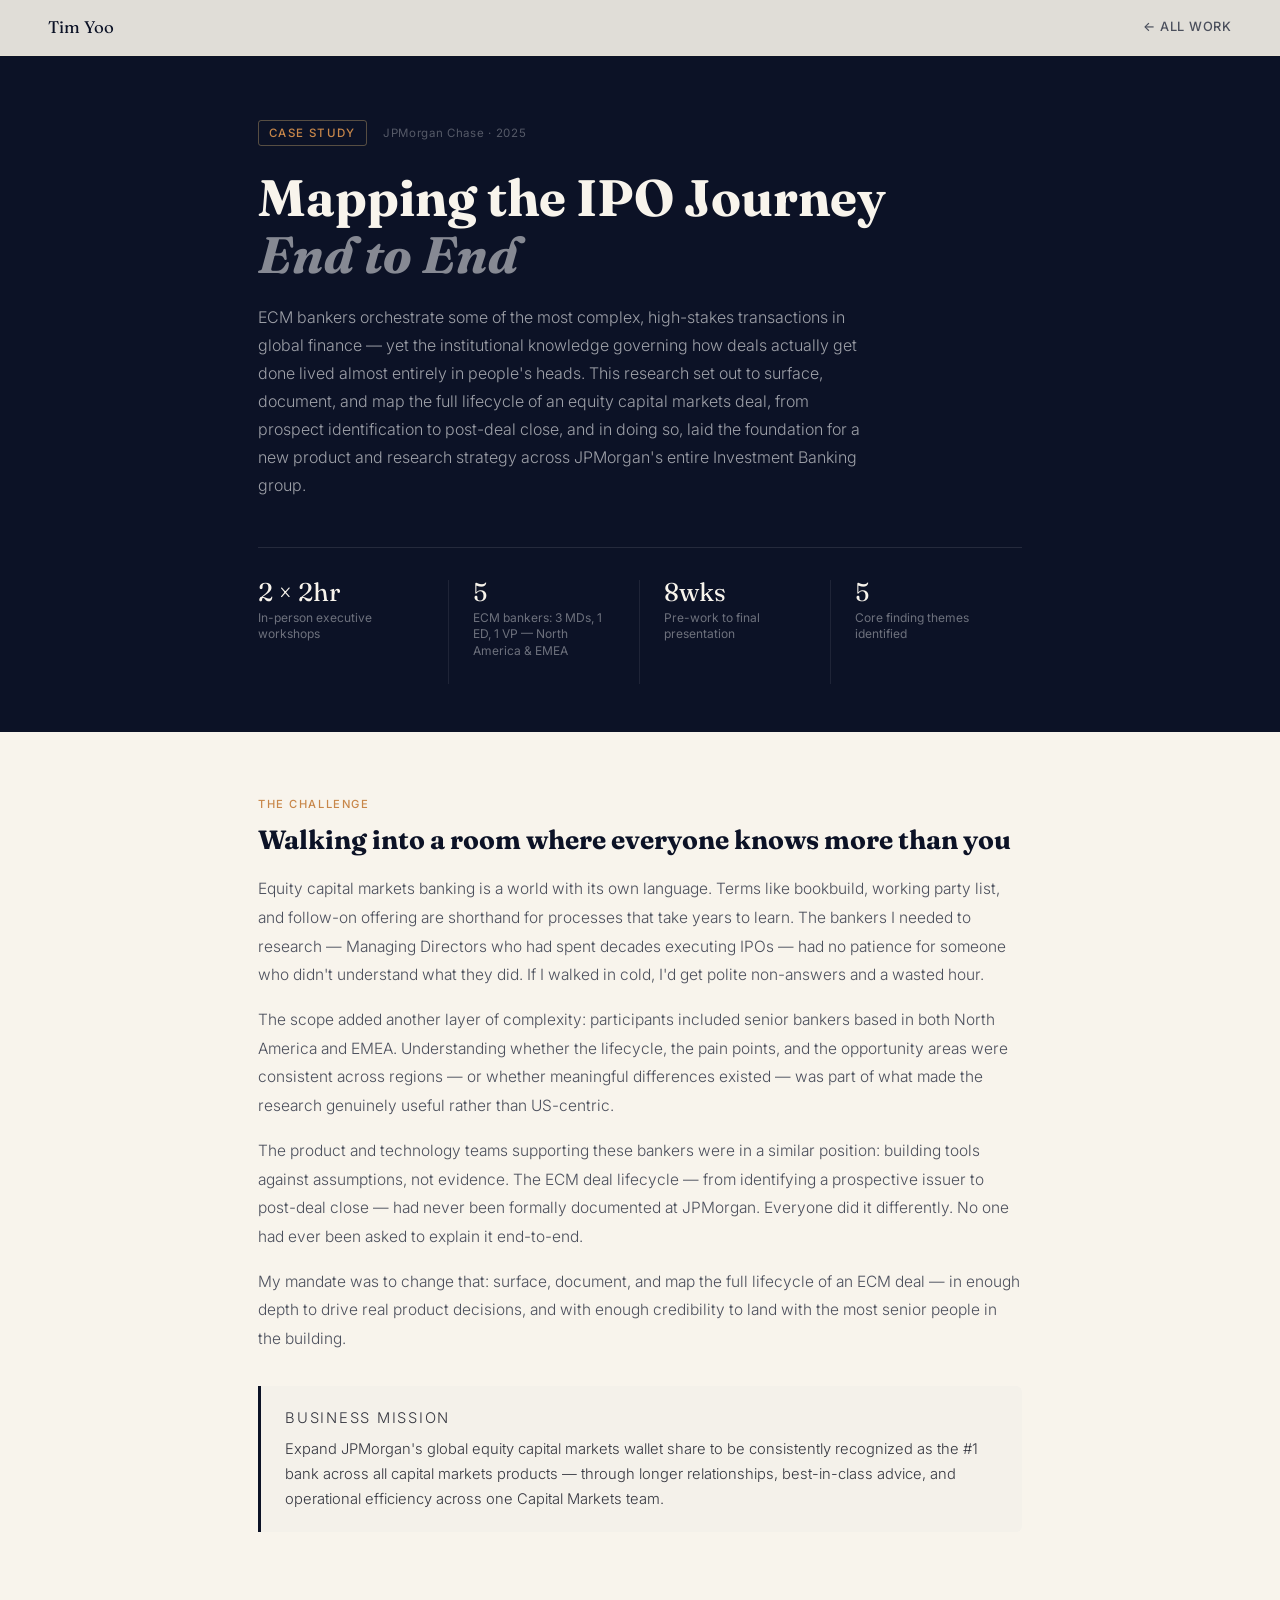
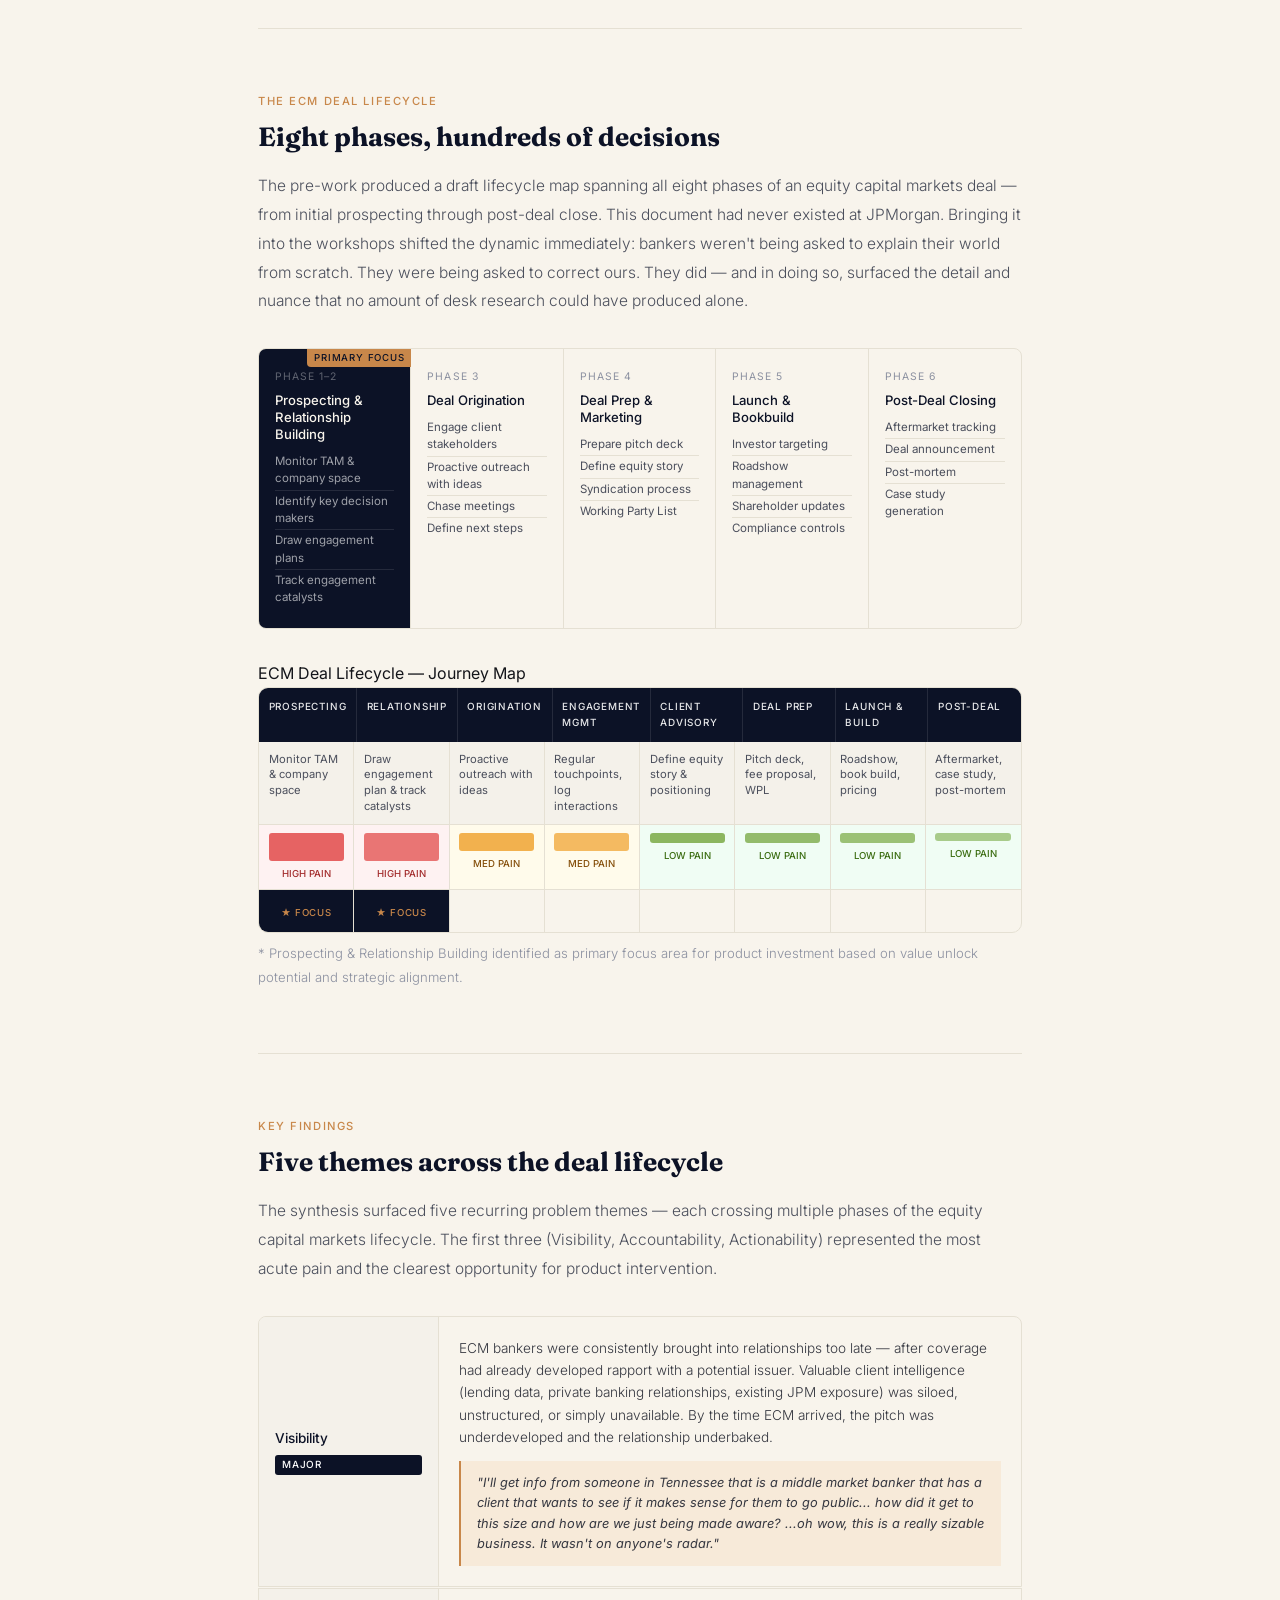
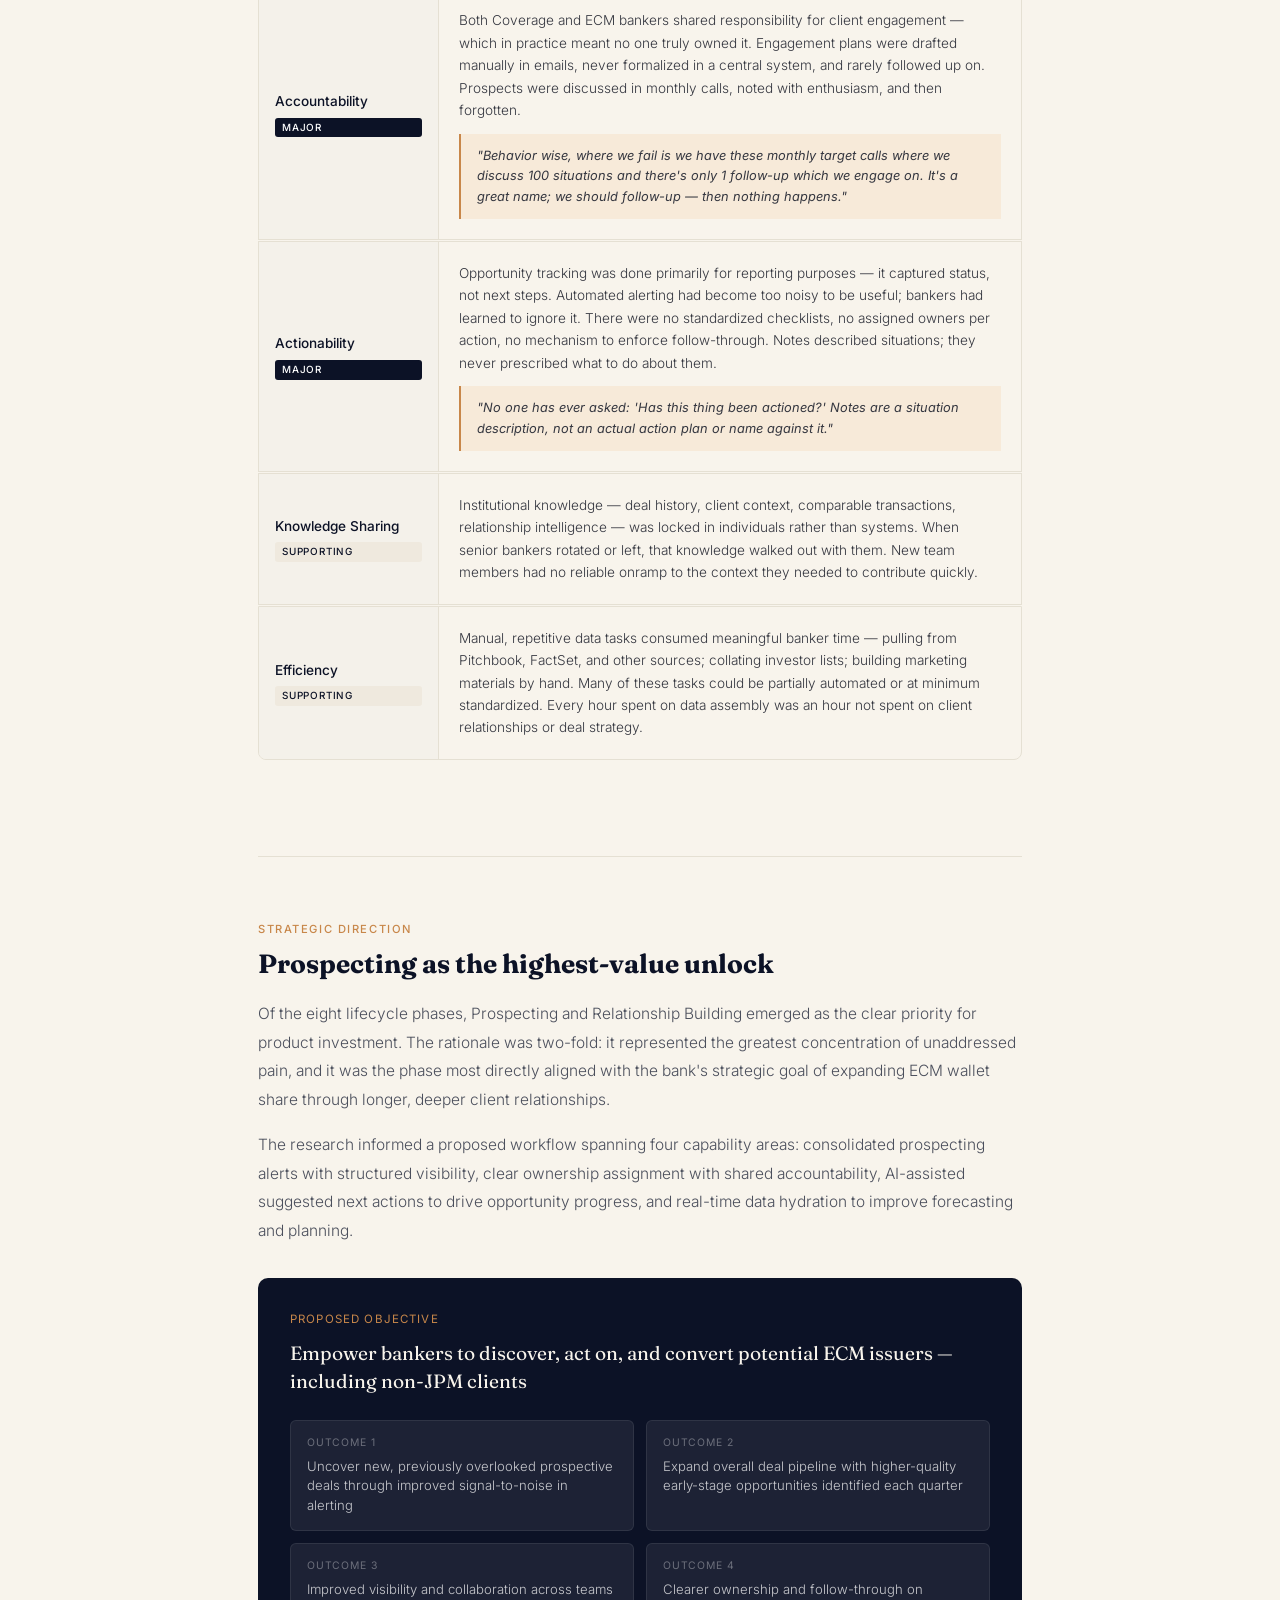
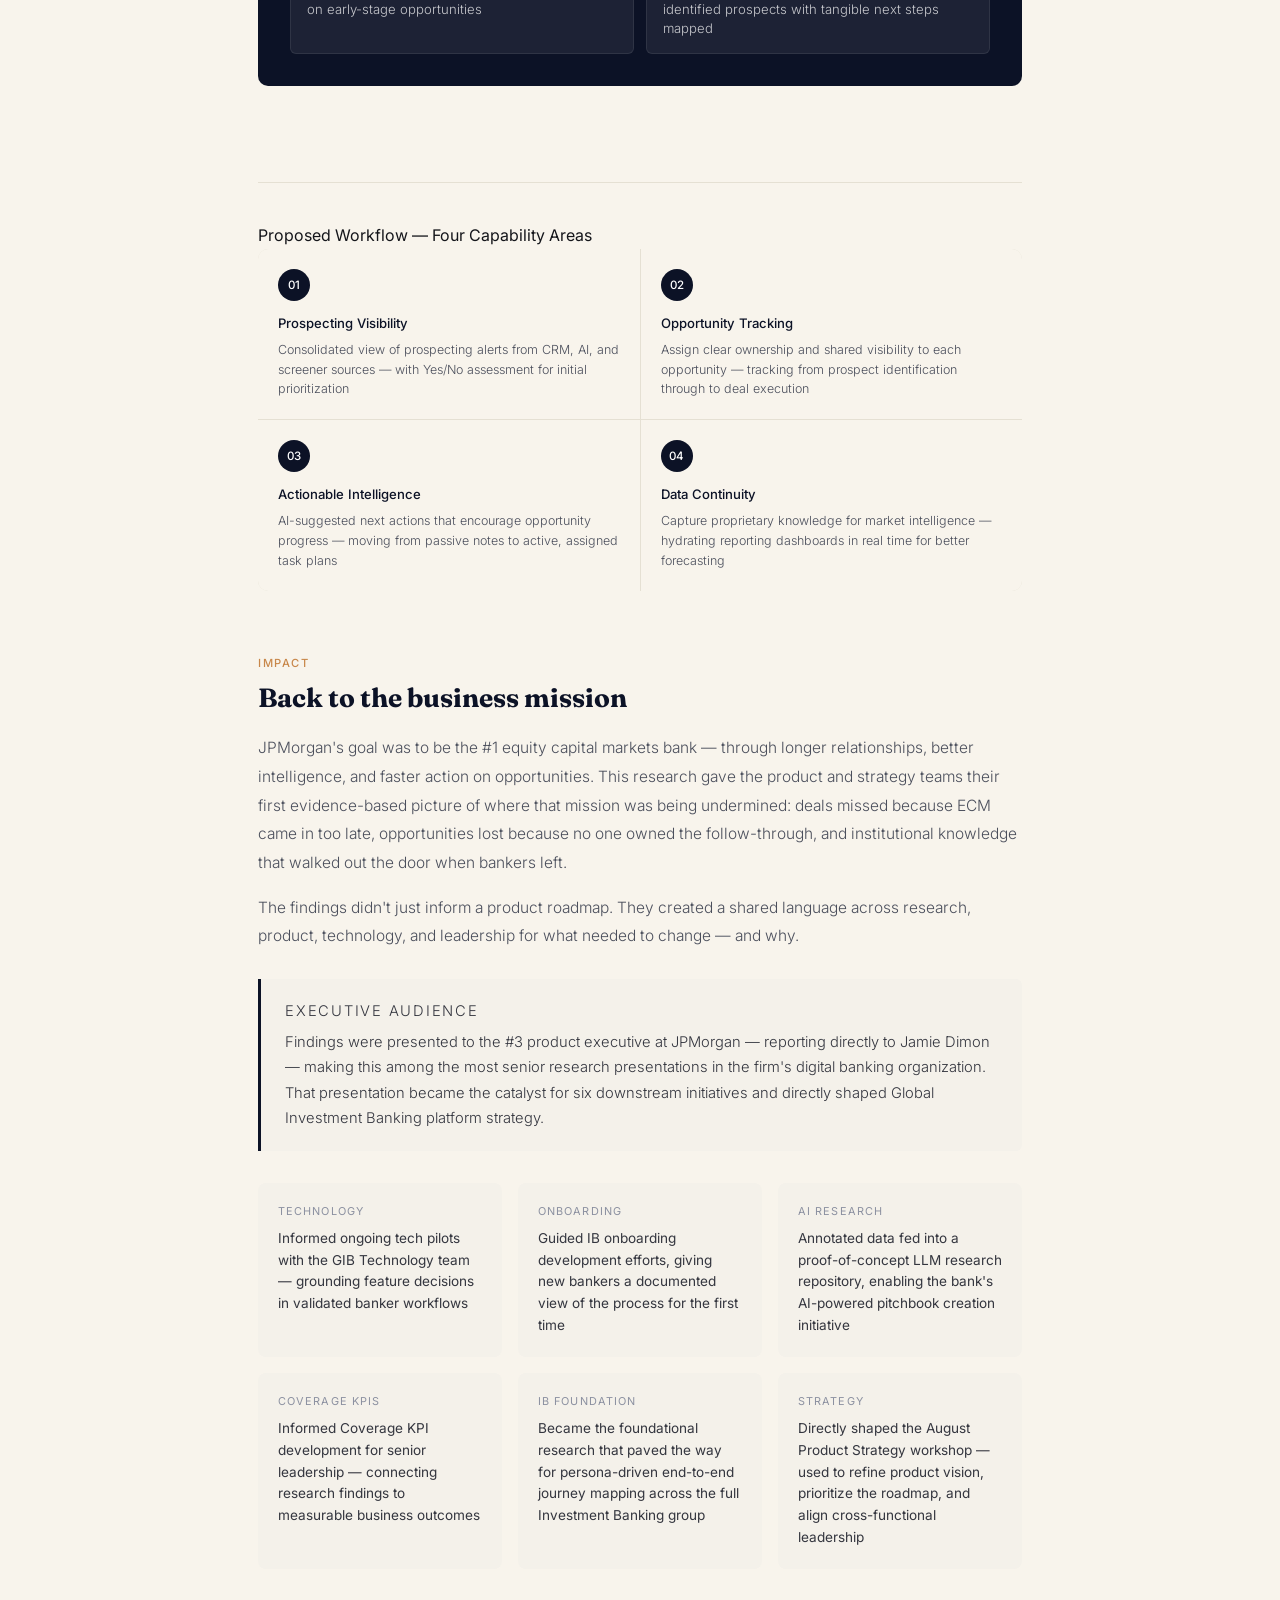
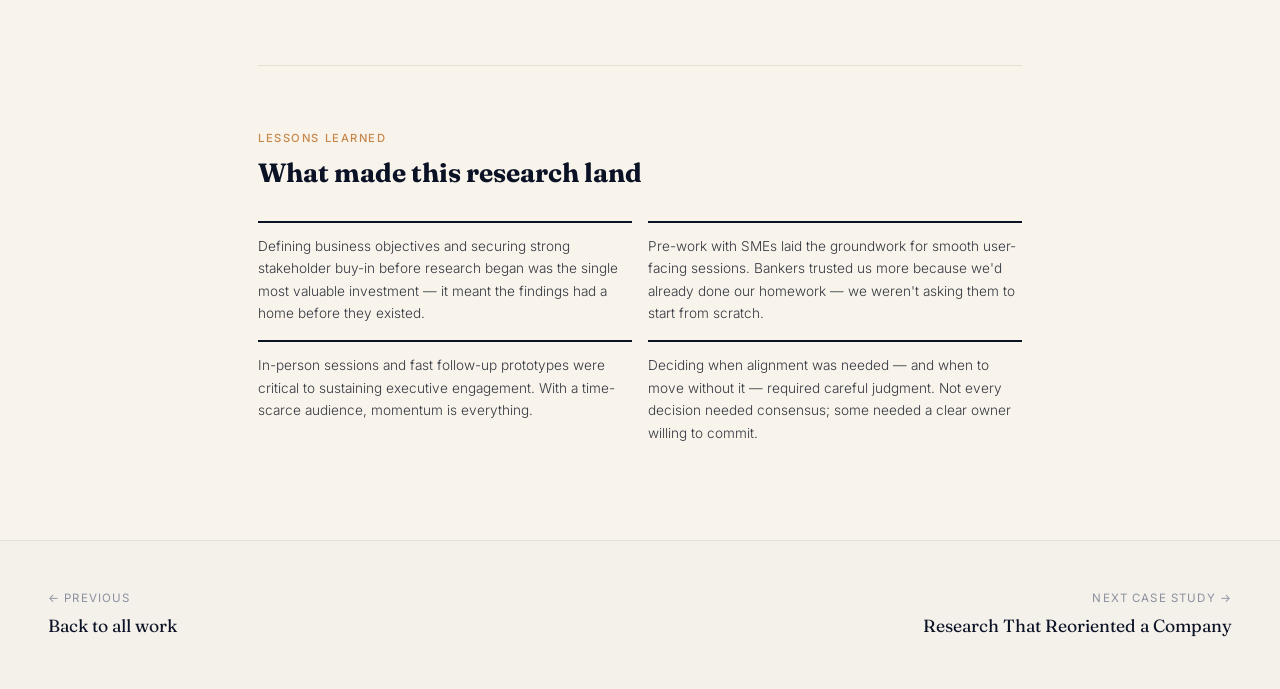
<file: ecm-case-study.html>
<!DOCTYPE html>
<html lang="en">
<head>
<meta charset="UTF-8">
<link rel="icon" type="image/png" href="[data-uri]">

<meta name="viewport" content="width=device-width, initial-scale=1.0">
<title>ECM Banker Journey — Tim Yoo</title>
<link rel="preconnect" href="https://fonts.googleapis.com">
<link rel="preconnect" href="https://fonts.gstatic.com" crossorigin>
<link href="https://fonts.googleapis.com/css2?family=Fraunces:ital,opsz,wght@0,9..144,400;0,9..144,500;0,9..144,600;1,9..144,500;1,9..144,600&family=Inter:wght@400;500;600;700&display=swap" rel="stylesheet">
<style>
  *, *::before, *::after { box-sizing: border-box; margin: 0; padding: 0; }

  :root {
    --navy: #0c1226;
    --navy-mid: #1a2547;
    --navy-light: #efe9de;
    --navy-pale: #f4f1ea;
    --ink: #14151a;
    --ink-mid: #34363f;
    --ink-soft: #4b4f5c;
    --ink-faint: #8b90a0;
    --rule: #e5e0d3;
    --white: #f8f4ec;
    --accent: #c8874a;
    --accent-light: #f7ead9;
    --serif: 'Fraunces', Georgia, serif;
    --sans: 'Inter', system-ui, sans-serif;
    --max: 860px;
    --pad: clamp(1.5rem, 5vw, 3rem);
  }

  html { scroll-behavior: smooth; }
  body { font-family: var(--sans); background: var(--white); color: var(--ink); font-size: 16px; line-height: 1.6; overflow-x: hidden; }

  /* NAV */
  nav {
    position: fixed; top: 0; left: 0; right: 0; z-index: 100;
    background: rgba(248,244,236,0.9); backdrop-filter: blur(12px);
    border-bottom: 1px solid var(--rule);
    padding: 0 var(--pad); height: 56px;
    display: flex; align-items: center; justify-content: space-between;
  }
  .nav-logo { font-family: var(--serif); font-size: 1.05rem; color: var(--navy); text-decoration: none; }
  .nav-back { font-size: 0.8rem; font-weight: 500; letter-spacing: 0.06em; text-transform: uppercase; color: var(--ink-soft); text-decoration: none; display: flex; align-items: center; gap: 0.4rem; transition: color 0.2s; }
  .nav-back:hover { color: var(--navy); }

  /* HERO */
  .hero {
    padding-top: 56px;
    background: var(--navy);
    padding-bottom: 0;
  }
  .hero-inner {
    max-width: var(--max);
    margin: 0 auto;
    padding: 4rem var(--pad) 3rem;
  }
  .hero-meta {
    display: flex; align-items: center; gap: 1rem;
    margin-bottom: 1.5rem;
  }
  .hero-tag {
    font-size: 0.72rem; font-weight: 500; letter-spacing: 0.12em; text-transform: uppercase;
    color: var(--accent);
    border: 1px solid rgba(200,169,110,0.4); padding: 3px 10px; border-radius: 3px;
  }
  .hero-num { font-size: 0.72rem; color: rgba(255,255,255,0.3); letter-spacing: 0.06em; }
  .hero-title {
    font-family: var(--serif); font-size: clamp(2.2rem, 4vw, 3.2rem);
    color: var(--white); line-height: 1.1; margin-bottom: 1.25rem;
  }
  .hero-title em { font-style: italic; color: rgba(255,255,255,0.5); }
  .hero-sub { font-size: 1rem; font-weight: 300; color: rgba(255,255,255,0.6); line-height: 1.75; max-width: 620px; margin-bottom: 3rem; }

  .hero-stats {
    display: grid; grid-template-columns: repeat(4, 1fr);
    border-top: 1px solid rgba(255,255,255,0.1);
    padding-top: 2rem; gap: 0;
  }
  .hstat {
    padding: 0 1.5rem 1.5rem 0;
    border-right: 1px solid rgba(255,255,255,0.08);
  }
  .hstat:last-child { border-right: none; padding-right: 0; }
  .hstat:not(:first-child) { padding-left: 1.5rem; }
  .hstat-val { font-family: var(--serif); font-size: 1.6rem; color: var(--white); margin-bottom: 0.25rem; line-height: 1; }
  .hstat-label { font-size: 0.75rem; color: rgba(255,255,255,0.4); line-height: 1.4; }

  /* MAIN CONTENT */
  .content { max-width: var(--max); margin: 0 auto; padding: 0 var(--pad); }

  /* SECTION BLOCKS */
  .section { padding: 4rem 0; border-bottom: 1px solid var(--rule); }
  .section:last-child { border-bottom: none; }

  .section-label {
    font-size: 0.7rem; font-weight: 500; letter-spacing: 0.14em; text-transform: uppercase;
    color: var(--accent); margin-bottom: 0.6rem;
  }
  .section-title {
    font-family: var(--serif); font-size: 1.65rem; color: var(--navy);
    line-height: 1.2; margin-bottom: 1.25rem;
  }
  .body-text { font-size: 0.97rem; font-weight: 300; color: var(--ink-soft); line-height: 1.85; }
  .body-text + .body-text { margin-top: 1rem; }

  /* CALLOUT */
  .callout {
    background: var(--navy-pale); border-left: 3px solid var(--navy);
    padding: 1.25rem 1.5rem; border-radius: 0 6px 6px 0; margin: 2rem 0;
  }
  .callout-label { font-size: 0.68rem; font-weight: 500; letter-spacing: 0.12em; text-transform: uppercase; color: var(--accent); margin-bottom: 0.4rem; }
  .callout p { font-size: 0.92rem; font-weight: 300; color: var(--ink-mid); line-height: 1.7; }

  /* QUOTE */
  .quote-block {
    padding: 2.5rem 0; text-align: center;
  }
  .quote-mark { font-family: var(--serif); font-size: 4rem; color: var(--navy-light); line-height: 0.5; display: block; margin-bottom: 1rem; }
  .quote-text {
    font-family: var(--serif); font-style: italic;
    font-size: clamp(1.1rem, 2vw, 1.35rem);
    color: var(--navy); line-height: 1.55; max-width: 640px; margin: 0 auto 1rem;
  }
  .quote-attr { font-size: 0.78rem; color: var(--ink-faint); letter-spacing: 0.06em; }

  /* PROCESS TIMELINE */
  .process-phases {
    display: grid; grid-template-columns: repeat(5, 1fr);
    gap: 0; margin: 2rem 0;
    border: 1px solid var(--rule); border-radius: 8px; overflow: hidden;
  }
  .phase {
    padding: 1.25rem 1rem; border-right: 1px solid var(--rule);
    position: relative;
  }
  .phase:last-child { border-right: none; }
  .phase-num { font-size: 0.65rem; letter-spacing: 0.1em; text-transform: uppercase; color: var(--ink-faint); margin-bottom: 0.4rem; }
  .phase-name { font-size: 0.82rem; font-weight: 500; color: var(--navy); margin-bottom: 0.5rem; line-height: 1.3; }
  .phase-jobs { list-style: none; }
  .phase-jobs li { font-size: 0.72rem; color: var(--ink-soft); line-height: 1.5; padding: 2px 0; border-top: 1px solid var(--rule); }
  .phase-jobs li:first-child { border-top: none; }
  .phase.highlight { background: var(--navy); }
  .phase.highlight .phase-num { color: rgba(255,255,255,0.35); }
  .phase.highlight .phase-name { color: var(--white); }
  .phase.highlight .phase-jobs li { color: rgba(255,255,255,0.6); border-color: rgba(255,255,255,0.1); }
  .phase.highlight::after {
    content: 'Primary Focus';
    position: absolute; top: -1px; right: -1px;
    font-size: 0.6rem; letter-spacing: 0.08em; text-transform: uppercase;
    background: var(--accent); color: var(--navy);
    padding: 2px 7px; border-radius: 0 0 0 4px; font-weight: 500;
  }

  /* RESEARCH APPROACH */
  .approach-grid { display: grid; grid-template-columns: 1fr 1fr; gap: 1rem; margin: 2rem 0; }
  .approach-card {
    border: 1px solid var(--rule); border-radius: 8px; padding: 1.25rem;
  }
  .approach-card-icon { font-size: 1.4rem; margin-bottom: 0.75rem; }
  .approach-card-title { font-size: 0.85rem; font-weight: 500; color: var(--navy); margin-bottom: 0.4rem; }
  .approach-card-body { font-size: 0.8rem; color: var(--ink-soft); line-height: 1.6; font-weight: 300; }

  /* FINDING THEMES */
  .themes { display: flex; flex-direction: column; gap: 1px; margin: 2rem 0; }
  .theme {
    display: grid; grid-template-columns: 180px 1fr;
    border: 1px solid var(--rule); border-radius: 0; overflow: hidden;
  }
  .theme:first-child { border-radius: 8px 8px 0 0; }
  .theme:last-child { border-radius: 0 0 8px 8px; }
  .theme-label {
    background: var(--navy-pale); padding: 1.25rem 1rem;
    display: flex; flex-direction: column; justify-content: center;
    border-right: 1px solid var(--rule);
  }
  .theme-name { font-size: 0.85rem; font-weight: 500; color: var(--navy); }
  .theme-badge {
    display: inline-block; margin-top: 0.3rem;
    font-size: 0.62rem; font-weight: 500; letter-spacing: 0.08em; text-transform: uppercase;
    padding: 2px 7px; border-radius: 3px;
  }
  .badge-primary { background: var(--navy); color: white; }
  .badge-secondary { background: var(--navy-light); color: var(--navy); }
  .theme-content { padding: 1.25rem; }
  .theme-finding { font-size: 0.85rem; color: var(--ink-mid); line-height: 1.65; font-weight: 300; }
  .theme-quote {
    margin-top: 0.75rem; padding: 0.75rem 1rem;
    background: var(--accent-light); border-left: 2px solid var(--accent);
    font-style: italic; font-size: 0.8rem; color: var(--ink-mid); line-height: 1.6;
  }

  /* METHODOLOGY TIMELINE */
  .timeline { position: relative; margin: 2rem 0; padding-left: 1.5rem; }
  .timeline::before {
    content: ''; position: absolute; left: 7px; top: 8px; bottom: 8px;
    width: 1px; background: var(--rule);
  }
  .timeline-item { position: relative; margin-bottom: 1.75rem; }
  .timeline-item:last-child { margin-bottom: 0; }
  .timeline-dot {
    position: absolute; left: -1.5rem; top: 5px;
    width: 14px; height: 14px; border-radius: 50%;
    background: var(--white); border: 2px solid var(--navy);
  }
  .timeline-dot.active { background: var(--navy); }
  .timeline-when { font-size: 0.7rem; letter-spacing: 0.08em; text-transform: uppercase; color: var(--accent); margin-bottom: 0.25rem; }
  .timeline-title { font-size: 0.9rem; font-weight: 500; color: var(--navy); margin-bottom: 0.3rem; }
  .timeline-body { font-size: 0.82rem; color: var(--ink-soft); line-height: 1.65; font-weight: 300; }

  /* IMPACT */
  .impact-grid { display: grid; grid-template-columns: 1fr 1fr 1fr; gap: 1rem; margin: 2rem 0; }
  .impact-card {
    background: var(--navy-pale); border-radius: 8px; padding: 1.25rem;
  }
  .impact-card-label { font-size: 0.68rem; letter-spacing: 0.1em; text-transform: uppercase; color: var(--ink-faint); margin-bottom: 0.5rem; }
  .impact-card-text { font-size: 0.85rem; color: var(--ink-mid); line-height: 1.6; font-weight: 400; }

  /* OKRs */
  .okr-block {
    background: var(--navy); border-radius: 10px; padding: 2rem; margin: 2rem 0;
  }
  .okr-objective { font-size: 0.72rem; letter-spacing: 0.1em; text-transform: uppercase; color: var(--accent); margin-bottom: 0.75rem; }
  .okr-statement { font-family: var(--serif); font-size: 1.2rem; color: var(--white); line-height: 1.45; margin-bottom: 1.5rem; }
  .okr-outcomes { display: grid; grid-template-columns: 1fr 1fr; gap: 0.75rem; }
  .okr-outcome {
    background: rgba(255,255,255,0.07); border-radius: 6px; padding: 0.9rem 1rem;
    border: 1px solid rgba(255,255,255,0.08);
  }
  .okr-outcome-label { font-size: 0.65rem; letter-spacing: 0.08em; text-transform: uppercase; color: rgba(255,255,255,0.35); margin-bottom: 0.3rem; }
  .okr-outcome-text { font-size: 0.82rem; color: rgba(255,255,255,0.75); line-height: 1.5; font-weight: 300; }

  /* LESSONS */
  .lessons { display: grid; grid-template-columns: 1fr 1fr; gap: 1rem; margin: 2rem 0; }
  .lesson { border-top: 2px solid var(--navy); padding-top: 0.75rem; }
  .lesson-text { font-size: 0.85rem; color: var(--ink-mid); line-height: 1.65; font-weight: 300; }

  /* BOTTOM NAV */
  .bottom-nav {
    background: var(--navy-pale); border-top: 1px solid var(--rule);
    padding: 3rem var(--pad); display: flex; justify-content: space-between; align-items: center;
  }
  .bnav-label { font-size: 0.72rem; letter-spacing: 0.1em; text-transform: uppercase; color: var(--ink-faint); margin-bottom: 0.3rem; }
  .bnav-link { font-family: var(--serif); font-size: 1.1rem; color: var(--navy); text-decoration: none; }
  .bnav-link:hover { text-decoration: underline; }

  /* REVEAL */
  .reveal { opacity: 0; transform: translateY(20px); transition: opacity 0.6s ease, transform 0.6s ease; }
  .reveal.visible { opacity: 1; transform: none; }

  @media (max-width: 700px) {
    .hero-stats { grid-template-columns: 1fr 1fr; gap: 1.5rem; }
    .hstat { border-right: none; padding: 0; }
    .process-phases { grid-template-columns: 1fr; }
    .phase { border-right: none; border-bottom: 1px solid var(--rule); }
    .approach-grid, .impact-grid, .okr-outcomes, .lessons { grid-template-columns: 1fr; }
    .theme { grid-template-columns: 1fr; }
    .theme-label { border-right: none; border-bottom: 1px solid var(--rule); }
  }
</style>
</head>
<body>

<nav>
  <a href="index.html" class="nav-logo">Tim Yoo</a>
  <a href="index.html" class="nav-back">← All work</a>
</nav>

<!-- HERO -->
<div class="hero">
  <div class="hero-inner">
    <div class="hero-meta">
      <span class="hero-tag">Case Study</span>
      <span class="hero-num">JPMorgan Chase · 2025</span>
    </div>
    <h1 class="hero-title">Mapping the IPO Journey<br><em>End to End</em></h1>
    <p class="hero-sub">ECM bankers orchestrate some of the most complex, high-stakes transactions in global finance — yet the institutional knowledge governing how deals actually get done lived almost entirely in people's heads. This research set out to surface, document, and map the full lifecycle of an equity capital markets deal, from prospect identification to post-deal close, and in doing so, laid the foundation for a new product and research strategy across JPMorgan's entire Investment Banking group.</p>
    <div class="hero-stats">
      <div class="hstat">
        <div class="hstat-val">2 × 2hr</div>
        <div class="hstat-label">In-person executive workshops</div>
      </div>
      <div class="hstat">
        <div class="hstat-val">5</div>
        <div class="hstat-label">ECM bankers: 3 MDs, 1 ED, 1 VP — North America & EMEA</div>
      </div>
      <div class="hstat">
        <div class="hstat-val">8wks</div>
        <div class="hstat-label">Pre-work to final presentation</div>
      </div>
      <div class="hstat">
        <div class="hstat-val">5</div>
        <div class="hstat-label">Core finding themes identified</div>
      </div>
    </div>
  </div>
</div>

<!-- CONTENT -->
<div class="content">

  <div class="section reveal">
    <p class="section-label">The Challenge</p>
    <h2 class="section-title">Walking into a room where everyone knows more than you</h2>
    <p class="body-text">Equity capital markets banking is a world with its own language. Terms like bookbuild, working party list, and follow-on offering are shorthand for processes that take years to learn. The bankers I needed to research — Managing Directors who had spent decades executing IPOs — had no patience for someone who didn't understand what they did. If I walked in cold, I'd get polite non-answers and a wasted hour.</p>
    <p class="body-text">The scope added another layer of complexity: participants included senior bankers based in both North America and EMEA. Understanding whether the lifecycle, the pain points, and the opportunity areas were consistent across regions — or whether meaningful differences existed — was part of what made the research genuinely useful rather than US-centric.</p>
    <p class="body-text">The product and technology teams supporting these bankers were in a similar position: building tools against assumptions, not evidence. The ECM deal lifecycle — from identifying a prospective issuer to post-deal close — had never been formally documented at JPMorgan. Everyone did it differently. No one had ever been asked to explain it end-to-end.</p>
    <p class="body-text">My mandate was to change that: surface, document, and map the full lifecycle of an ECM deal — in enough depth to drive real product decisions, and with enough credibility to land with the most senior people in the building.</p>

    <div class="callout">
      <p class="callout-label">Business Mission</p>
      <p>Expand JPMorgan's global equity capital markets wallet share to be consistently recognized as the #1 bank across all capital markets products — through longer relationships, best-in-class advice, and operational efficiency across one Capital Markets team.</p>
    </div>
  </div>

  <!-- PROCESS MAP -->
  <div class="section reveal">
    <p class="section-label">The ECM Deal Lifecycle</p>
    <h2 class="section-title">Eight phases, hundreds of decisions</h2>
    <p class="body-text">The pre-work produced a draft lifecycle map spanning all eight phases of an equity capital markets deal — from initial prospecting through post-deal close. This document had never existed at JPMorgan. Bringing it into the workshops shifted the dynamic immediately: bankers weren't being asked to explain their world from scratch. They were being asked to correct ours. They did — and in doing so, surfaced the detail and nuance that no amount of desk research could have produced alone.</p>

    <div class="process-phases">
      <div class="phase highlight">
        <p class="phase-num">Phase 1–2</p>
        <p class="phase-name">Prospecting & Relationship Building</p>
        <ul class="phase-jobs">
          <li>Monitor TAM & company space</li>
          <li>Identify key decision makers</li>
          <li>Draw engagement plans</li>
          <li>Track engagement catalysts</li>
        </ul>
      </div>
      <div class="phase">
        <p class="phase-num">Phase 3</p>
        <p class="phase-name">Deal Origination</p>
        <ul class="phase-jobs">
          <li>Engage client stakeholders</li>
          <li>Proactive outreach with ideas</li>
          <li>Chase meetings</li>
          <li>Define next steps</li>
        </ul>
      </div>
      <div class="phase">
        <p class="phase-num">Phase 4</p>
        <p class="phase-name">Deal Prep & Marketing</p>
        <ul class="phase-jobs">
          <li>Prepare pitch deck</li>
          <li>Define equity story</li>
          <li>Syndication process</li>
          <li>Working Party List</li>
        </ul>
      </div>
      <div class="phase">
        <p class="phase-num">Phase 5</p>
        <p class="phase-name">Launch & Bookbuild</p>
        <ul class="phase-jobs">
          <li>Investor targeting</li>
          <li>Roadshow management</li>
          <li>Shareholder updates</li>
          <li>Compliance controls</li>
        </ul>
      </div>
      <div class="phase">
        <p class="phase-num">Phase 6</p>
        <p class="phase-name">Post-Deal Closing</p>
        <ul class="phase-jobs">
          <li>Aftermarket tracking</li>
          <li>Deal announcement</li>
          <li>Post-mortem</li>
          <li>Case study generation</li>
        </ul>
      </div>
    </div>
    
<div class="viz-wrap">
  <p class="viz-label">ECM Deal Lifecycle — Journey Map</p>
  <div style="overflow-x:auto;">
  <div style="min-width:700px; border:1px solid var(--rule); border-radius:10px; overflow:hidden;">
    <!-- Header row -->
    <div style="display:grid; grid-template-columns:repeat(8,1fr); background:var(--navy);">
      <div style="padding:0.7rem 0.6rem; font-size:0.62rem; font-weight:500; letter-spacing:0.08em; text-transform:uppercase; color:rgba(255,255,255,0.9); border-right:1px solid rgba(255,255,255,0.1);">Prospecting</div>
      <div style="padding:0.7rem 0.6rem; font-size:0.62rem; font-weight:500; letter-spacing:0.08em; text-transform:uppercase; color:rgba(255,255,255,0.9); border-right:1px solid rgba(255,255,255,0.1);">Relationship</div>
      <div style="padding:0.7rem 0.6rem; font-size:0.62rem; font-weight:500; letter-spacing:0.08em; text-transform:uppercase; color:rgba(255,255,255,0.9); border-right:1px solid rgba(255,255,255,0.1);">Origination</div>
      <div style="padding:0.7rem 0.6rem; font-size:0.62rem; font-weight:500; letter-spacing:0.08em; text-transform:uppercase; color:rgba(255,255,255,0.9); border-right:1px solid rgba(255,255,255,0.1);">Engagement Mgmt</div>
      <div style="padding:0.7rem 0.6rem; font-size:0.62rem; font-weight:500; letter-spacing:0.08em; text-transform:uppercase; color:rgba(255,255,255,0.9); border-right:1px solid rgba(255,255,255,0.1);">Client Advisory</div>
      <div style="padding:0.7rem 0.6rem; font-size:0.62rem; font-weight:500; letter-spacing:0.08em; text-transform:uppercase; color:rgba(255,255,255,0.9); border-right:1px solid rgba(255,255,255,0.1);">Deal Prep</div>
      <div style="padding:0.7rem 0.6rem; font-size:0.62rem; font-weight:500; letter-spacing:0.08em; text-transform:uppercase; color:rgba(255,255,255,0.9); border-right:1px solid rgba(255,255,255,0.1);">Launch & Build</div>
      <div style="padding:0.7rem 0.6rem; font-size:0.62rem; font-weight:500; letter-spacing:0.08em; text-transform:uppercase; color:rgba(255,255,255,0.9);">Post-Deal</div>
    </div>
    <!-- JTBD row -->
    <div style="display:grid; grid-template-columns:repeat(8,1fr); background:var(--navy-pale); border-bottom:1px solid var(--rule);">
      <div style="padding:0.6rem; font-size:0.7rem; color:var(--ink-soft); border-right:1px solid var(--rule); line-height:1.4;">Monitor TAM & company space</div>
      <div style="padding:0.6rem; font-size:0.7rem; color:var(--ink-soft); border-right:1px solid var(--rule); line-height:1.4;">Draw engagement plan & track catalysts</div>
      <div style="padding:0.6rem; font-size:0.7rem; color:var(--ink-soft); border-right:1px solid var(--rule); line-height:1.4;">Proactive outreach with ideas</div>
      <div style="padding:0.6rem; font-size:0.7rem; color:var(--ink-soft); border-right:1px solid var(--rule); line-height:1.4;">Regular touchpoints, log interactions</div>
      <div style="padding:0.6rem; font-size:0.7rem; color:var(--ink-soft); border-right:1px solid var(--rule); line-height:1.4;">Define equity story & positioning</div>
      <div style="padding:0.6rem; font-size:0.7rem; color:var(--ink-soft); border-right:1px solid var(--rule); line-height:1.4;">Pitch deck, fee proposal, WPL</div>
      <div style="padding:0.6rem; font-size:0.7rem; color:var(--ink-soft); border-right:1px solid var(--rule); line-height:1.4;">Roadshow, book build, pricing</div>
      <div style="padding:0.6rem; font-size:0.7rem; color:var(--ink-soft); line-height:1.4;">Aftermarket, case study, post-mortem</div>
    </div>
    <!-- Pain level row -->
    <div style="display:grid; grid-template-columns:repeat(8,1fr); border-bottom:1px solid var(--rule);">
      <div style="padding:0.5rem 0.6rem; border-right:1px solid var(--rule); background:#FEF2F2;">
        <div style="height:28px; background:#E24B4A; border-radius:3px; opacity:0.85; margin-bottom:0.3rem;"></div>
        <div style="font-size:0.6rem; color:#A32D2D; font-weight:500; text-align:center;">HIGH PAIN</div>
      </div>
      <div style="padding:0.5rem 0.6rem; border-right:1px solid var(--rule); background:#FEF2F2;">
        <div style="height:28px; background:#E24B4A; border-radius:3px; opacity:0.75; margin-bottom:0.3rem;"></div>
        <div style="font-size:0.6rem; color:#A32D2D; font-weight:500; text-align:center;">HIGH PAIN</div>
      </div>
      <div style="padding:0.5rem 0.6rem; border-right:1px solid var(--rule); background:#FFFBEB;">
        <div style="height:18px; background:#EF9F27; border-radius:3px; opacity:0.8; margin-bottom:0.3rem;"></div>
        <div style="font-size:0.6rem; color:#854F0B; font-weight:500; text-align:center;">MED PAIN</div>
      </div>
      <div style="padding:0.5rem 0.6rem; border-right:1px solid var(--rule); background:#FFFBEB;">
        <div style="height:18px; background:#EF9F27; border-radius:3px; opacity:0.7; margin-bottom:0.3rem;"></div>
        <div style="font-size:0.6rem; color:#854F0B; font-weight:500; text-align:center;">MED PAIN</div>
      </div>
      <div style="padding:0.5rem 0.6rem; border-right:1px solid var(--rule); background:#F0FDF4;">
        <div style="height:10px; background:#639922; border-radius:3px; opacity:0.7; margin-bottom:0.3rem;"></div>
        <div style="font-size:0.6rem; color:#3B6D11; font-weight:500; text-align:center;">LOW PAIN</div>
      </div>
      <div style="padding:0.5rem 0.6rem; border-right:1px solid var(--rule); background:#F0FDF4;">
        <div style="height:10px; background:#639922; border-radius:3px; opacity:0.65; margin-bottom:0.3rem;"></div>
        <div style="font-size:0.6rem; color:#3B6D11; font-weight:500; text-align:center;">LOW PAIN</div>
      </div>
      <div style="padding:0.5rem 0.6rem; border-right:1px solid var(--rule); background:#F0FDF4;">
        <div style="height:10px; background:#639922; border-radius:3px; opacity:0.6; margin-bottom:0.3rem;"></div>
        <div style="font-size:0.6rem; color:#3B6D11; font-weight:500; text-align:center;">LOW PAIN</div>
      </div>
      <div style="padding:0.5rem 0.6rem; background:#F0FDF4;">
        <div style="height:8px; background:#639922; border-radius:3px; opacity:0.5; margin-bottom:0.3rem;"></div>
        <div style="font-size:0.6rem; color:#3B6D11; font-weight:500; text-align:center;">LOW PAIN</div>
      </div>
    </div>
    <!-- Focus badge -->
    <div style="display:grid; grid-template-columns:repeat(8,1fr);">
      <div style="padding:0.5rem 0.6rem; border-right:1px solid var(--rule); background:var(--navy); text-align:center;">
        <span style="font-size:0.6rem; font-weight:500; letter-spacing:0.06em; text-transform:uppercase; color:var(--accent);">★ Focus</span>
      </div>
      <div style="padding:0.5rem 0.6rem; border-right:1px solid var(--rule); background:var(--navy); text-align:center;">
        <span style="font-size:0.6rem; font-weight:500; letter-spacing:0.06em; text-transform:uppercase; color:var(--accent);">★ Focus</span>
      </div>
      <div style="padding:0.5rem 0.6rem; border-right:1px solid var(--rule);"></div>
      <div style="padding:0.5rem 0.6rem; border-right:1px solid var(--rule);"></div>
      <div style="padding:0.5rem 0.6rem; border-right:1px solid var(--rule);"></div>
      <div style="padding:0.5rem 0.6rem; border-right:1px solid var(--rule);"></div>
      <div style="padding:0.5rem 0.6rem; border-right:1px solid var(--rule);"></div>
      <div style="padding:0.5rem 0.6rem;"></div>
    </div>
  </div>
  </div>
</div>

    <p class="body-text" style="font-size:0.82rem; color: var(--ink-faint); margin-top: 0.5rem;">* Prospecting & Relationship Building identified as primary focus area for product investment based on value unlock potential and strategic alignment.</p>
  </div>

  <!-- FINDINGS -->
  <div class="section reveal">
    <p class="section-label">Key Findings</p>
    <h2 class="section-title">Five themes across the deal lifecycle</h2>
    <p class="body-text">The synthesis surfaced five recurring problem themes — each crossing multiple phases of the equity capital markets lifecycle. The first three (Visibility, Accountability, Actionability) represented the most acute pain and the clearest opportunity for product intervention.</p>

    <div class="themes">
      <div class="theme">
        <div class="theme-label">
          <p class="theme-name">Visibility</p>
          <span class="theme-badge badge-primary">Major</span>
        </div>
        <div class="theme-content">
          <p class="theme-finding">ECM bankers were consistently brought into relationships too late — after coverage had already developed rapport with a potential issuer. Valuable client intelligence (lending data, private banking relationships, existing JPM exposure) was siloed, unstructured, or simply unavailable. By the time ECM arrived, the pitch was underdeveloped and the relationship underbaked.</p>
          <div class="theme-quote">"I'll get info from someone in Tennessee that is a middle market banker that has a client that wants to see if it makes sense for them to go public... how did it get to this size and how are we just being made aware? ...oh wow, this is a really sizable business. It wasn't on anyone's radar."</div>
        </div>
      </div>
      <div class="theme">
        <div class="theme-label">
          <p class="theme-name">Accountability</p>
          <span class="theme-badge badge-primary">Major</span>
        </div>
        <div class="theme-content">
          <p class="theme-finding">Both Coverage and ECM bankers shared responsibility for client engagement — which in practice meant no one truly owned it. Engagement plans were drafted manually in emails, never formalized in a central system, and rarely followed up on. Prospects were discussed in monthly calls, noted with enthusiasm, and then forgotten.</p>
          <div class="theme-quote">"Behavior wise, where we fail is we have these monthly target calls where we discuss 100 situations and there's only 1 follow-up which we engage on. It's a great name; we should follow-up — then nothing happens."</div>
        </div>
      </div>
      <div class="theme">
        <div class="theme-label">
          <p class="theme-name">Actionability</p>
          <span class="theme-badge badge-primary">Major</span>
        </div>
        <div class="theme-content">
          <p class="theme-finding">Opportunity tracking was done primarily for reporting purposes — it captured status, not next steps. Automated alerting had become too noisy to be useful; bankers had learned to ignore it. There were no standardized checklists, no assigned owners per action, no mechanism to enforce follow-through. Notes described situations; they never prescribed what to do about them.</p>
          <div class="theme-quote">"No one has ever asked: 'Has this thing been actioned?' Notes are a situation description, not an actual action plan or name against it."</div>
        </div>
      </div>
      <div class="theme">
        <div class="theme-label">
          <p class="theme-name">Knowledge Sharing</p>
          <span class="theme-badge badge-secondary">Supporting</span>
        </div>
        <div class="theme-content">
          <p class="theme-finding">Institutional knowledge — deal history, client context, comparable transactions, relationship intelligence — was locked in individuals rather than systems. When senior bankers rotated or left, that knowledge walked out with them. New team members had no reliable onramp to the context they needed to contribute quickly.</p>
        </div>
      </div>
      <div class="theme">
        <div class="theme-label">
          <p class="theme-name">Efficiency</p>
          <span class="theme-badge badge-secondary">Supporting</span>
        </div>
        <div class="theme-content">
          <p class="theme-finding">Manual, repetitive data tasks consumed meaningful banker time — pulling from Pitchbook, FactSet, and other sources; collating investor lists; building marketing materials by hand. Many of these tasks could be partially automated or at minimum standardized. Every hour spent on data assembly was an hour not spent on client relationships or deal strategy.</p>
        </div>
      </div>
    </div>
  </div>

  <!-- STRATEGIC DIRECTION -->
  <div class="section reveal">
    <p class="section-label">Strategic Direction</p>
    <h2 class="section-title">Prospecting as the highest-value unlock</h2>
    <p class="body-text">Of the eight lifecycle phases, Prospecting and Relationship Building emerged as the clear priority for product investment. The rationale was two-fold: it represented the greatest concentration of unaddressed pain, and it was the phase most directly aligned with the bank's strategic goal of expanding ECM wallet share through longer, deeper client relationships.</p>
    <p class="body-text">The research informed a proposed workflow spanning four capability areas: consolidated prospecting alerts with structured visibility, clear ownership assignment with shared accountability, AI-assisted suggested next actions to drive opportunity progress, and real-time data hydration to improve forecasting and planning.</p>

    <div class="okr-block">
      <p class="okr-objective">Proposed Objective</p>
      <p class="okr-statement">Empower bankers to discover, act on, and convert potential ECM issuers — including non-JPM clients</p>
      <div class="okr-outcomes">
        <div class="okr-outcome">
          <p class="okr-outcome-label">Outcome 1</p>
          <p class="okr-outcome-text">Uncover new, previously overlooked prospective deals through improved signal-to-noise in alerting</p>
        </div>
        <div class="okr-outcome">
          <p class="okr-outcome-label">Outcome 2</p>
          <p class="okr-outcome-text">Expand overall deal pipeline with higher-quality early-stage opportunities identified each quarter</p>
        </div>
        <div class="okr-outcome">
          <p class="okr-outcome-label">Outcome 3</p>
          <p class="okr-outcome-text">Improved visibility and collaboration across teams on early-stage opportunities</p>
        </div>
        <div class="okr-outcome">
          <p class="okr-outcome-label">Outcome 4</p>
          <p class="okr-outcome-text">Clearer ownership and follow-through on identified prospects with tangible next steps mapped</p>
        </div>
      </div>
    </div>
  </div>

  <!-- IMPACT -->
  
<div class="viz-wrap" style="margin-top:2.5rem;">
  <p class="viz-label">Proposed Workflow — Four Capability Areas</p>
  <div style="display:grid; grid-template-columns:1fr 1fr; gap:1px; background:var(--rule); border-radius:10px; overflow:hidden;">
    <div style="background:var(--white); padding:1.25rem;">
      <div style="width:32px; height:32px; border-radius:50%; background:var(--navy); display:flex; align-items:center; justify-content:center; margin-bottom:0.75rem;">
        <span style="font-size:0.72rem; font-weight:500; color:white;">01</span>
      </div>
      <div style="font-size:0.82rem; font-weight:500; color:var(--navy); margin-bottom:0.35rem;">Prospecting Visibility</div>
      <div style="font-size:0.78rem; color:var(--ink-soft); line-height:1.6; font-weight:300;">Consolidated view of prospecting alerts from CRM, AI, and screener sources — with Yes/No assessment for initial prioritization</div>
    </div>
    <div style="background:var(--white); padding:1.25rem;">
      <div style="width:32px; height:32px; border-radius:50%; background:var(--navy); display:flex; align-items:center; justify-content:center; margin-bottom:0.75rem;">
        <span style="font-size:0.72rem; font-weight:500; color:white;">02</span>
      </div>
      <div style="font-size:0.82rem; font-weight:500; color:var(--navy); margin-bottom:0.35rem;">Opportunity Tracking</div>
      <div style="font-size:0.78rem; color:var(--ink-soft); line-height:1.6; font-weight:300;">Assign clear ownership and shared visibility to each opportunity — tracking from prospect identification through to deal execution</div>
    </div>
    <div style="background:var(--white); padding:1.25rem;">
      <div style="width:32px; height:32px; border-radius:50%; background:var(--navy); display:flex; align-items:center; justify-content:center; margin-bottom:0.75rem;">
        <span style="font-size:0.72rem; font-weight:500; color:white;">03</span>
      </div>
      <div style="font-size:0.82rem; font-weight:500; color:var(--navy); margin-bottom:0.35rem;">Actionable Intelligence</div>
      <div style="font-size:0.78rem; color:var(--ink-soft); line-height:1.6; font-weight:300;">AI-suggested next actions that encourage opportunity progress — moving from passive notes to active, assigned task plans</div>
    </div>
    <div style="background:var(--white); padding:1.25rem;">
      <div style="width:32px; height:32px; border-radius:50%; background:var(--navy); display:flex; align-items:center; justify-content:center; margin-bottom:0.75rem;">
        <span style="font-size:0.72rem; font-weight:500; color:white;">04</span>
      </div>
      <div style="font-size:0.82rem; font-weight:500; color:var(--navy); margin-bottom:0.35rem;">Data Continuity</div>
      <div style="font-size:0.78rem; color:var(--ink-soft); line-height:1.6; font-weight:300;">Capture proprietary knowledge for market intelligence — hydrating reporting dashboards in real time for better forecasting</div>
    </div>
  </div>
</div>


  <div class="section reveal">
    <p class="section-label">Impact</p>
    <h2 class="section-title">Back to the business mission</h2>
    <p class="body-text">JPMorgan's goal was to be the #1 equity capital markets bank — through longer relationships, better intelligence, and faster action on opportunities. This research gave the product and strategy teams their first evidence-based picture of where that mission was being undermined: deals missed because ECM came in too late, opportunities lost because no one owned the follow-through, and institutional knowledge that walked out the door when bankers left.</p>
    <p class="body-text">The findings didn't just inform a product roadmap. They created a shared language across research, product, technology, and leadership for what needed to change — and why.</p>

    <div class="callout" style="margin: 1.75rem 0;">
      <p class="callout-label">Executive Audience</p>
      <p>Findings were presented to the #3 product executive at JPMorgan — reporting directly to Jamie Dimon — making this among the most senior research presentations in the firm's digital banking organization. That presentation became the catalyst for six downstream initiatives and directly shaped Global Investment Banking platform strategy.</p>
    </div>

    <div class="impact-grid">
      <div class="impact-card">
        <p class="impact-card-label">Technology</p>
        <p class="impact-card-text">Informed ongoing tech pilots with the GIB Technology team — grounding feature decisions in validated banker workflows</p>
      </div>
      <div class="impact-card">
        <p class="impact-card-label">Onboarding</p>
        <p class="impact-card-text">Guided IB onboarding development efforts, giving new bankers a documented view of the process for the first time</p>
      </div>
      <div class="impact-card">
        <p class="impact-card-label">AI Research</p>
        <p class="impact-card-text">Annotated data fed into a proof-of-concept LLM research repository, enabling the bank's AI-powered pitchbook creation initiative</p>
      </div>
      <div class="impact-card">
        <p class="impact-card-label">Coverage KPIs</p>
        <p class="impact-card-text">Informed Coverage KPI development for senior leadership — connecting research findings to measurable business outcomes</p>
      </div>
      <div class="impact-card">
        <p class="impact-card-label">IB Foundation</p>
        <p class="impact-card-text">Became the foundational research that paved the way for persona-driven end-to-end journey mapping across the full Investment Banking group</p>
      </div>
      <div class="impact-card">
        <p class="impact-card-label">Strategy</p>
        <p class="impact-card-text">Directly shaped the August Product Strategy workshop — used to refine product vision, prioritize the roadmap, and align cross-functional leadership</p>
      </div>
    </div>
  </div>

  <!-- LESSONS LEARNED -->
  <div class="section reveal">
    <p class="section-label">Lessons Learned</p>
    <h2 class="section-title">What made this research land</h2>
    <div class="lessons">
      <div class="lesson">
        <p class="lesson-text">Defining business objectives and securing strong stakeholder buy-in before research began was the single most valuable investment — it meant the findings had a home before they existed.</p>
      </div>
      <div class="lesson">
        <p class="lesson-text">Pre-work with SMEs laid the groundwork for smooth user-facing sessions. Bankers trusted us more because we'd already done our homework — we weren't asking them to start from scratch.</p>
      </div>
      <div class="lesson">
        <p class="lesson-text">In-person sessions and fast follow-up prototypes were critical to sustaining executive engagement. With a time-scarce audience, momentum is everything.</p>
      </div>
      <div class="lesson">
        <p class="lesson-text">Deciding when alignment was needed — and when to move without it — required careful judgment. Not every decision needed consensus; some needed a clear owner willing to commit.</p>
      </div>
    </div>
  </div>

</div><!-- end .content -->

<!-- BOTTOM NAV -->
<div class="bottom-nav">
  <div>
    <p class="bnav-label">← Previous</p>
    <a href="index.html" class="bnav-link">Back to all work</a>
  </div>
  <div style="text-align: right;">
    <p class="bnav-label">Next case study →</p>
    <a href="autograph-case-study.html" class="bnav-link">Research That Reoriented a Company</a>
  </div>
</div>

<script>
  const reveals = document.querySelectorAll('.reveal');
  const observer = new IntersectionObserver((entries) => {
    entries.forEach(entry => {
      if (entry.isIntersecting) { entry.target.classList.add('visible'); observer.unobserve(entry.target); }
    });
  }, { threshold: 0.08 });
  reveals.forEach(el => observer.observe(el));
</script>
</body>
</html>
</file>
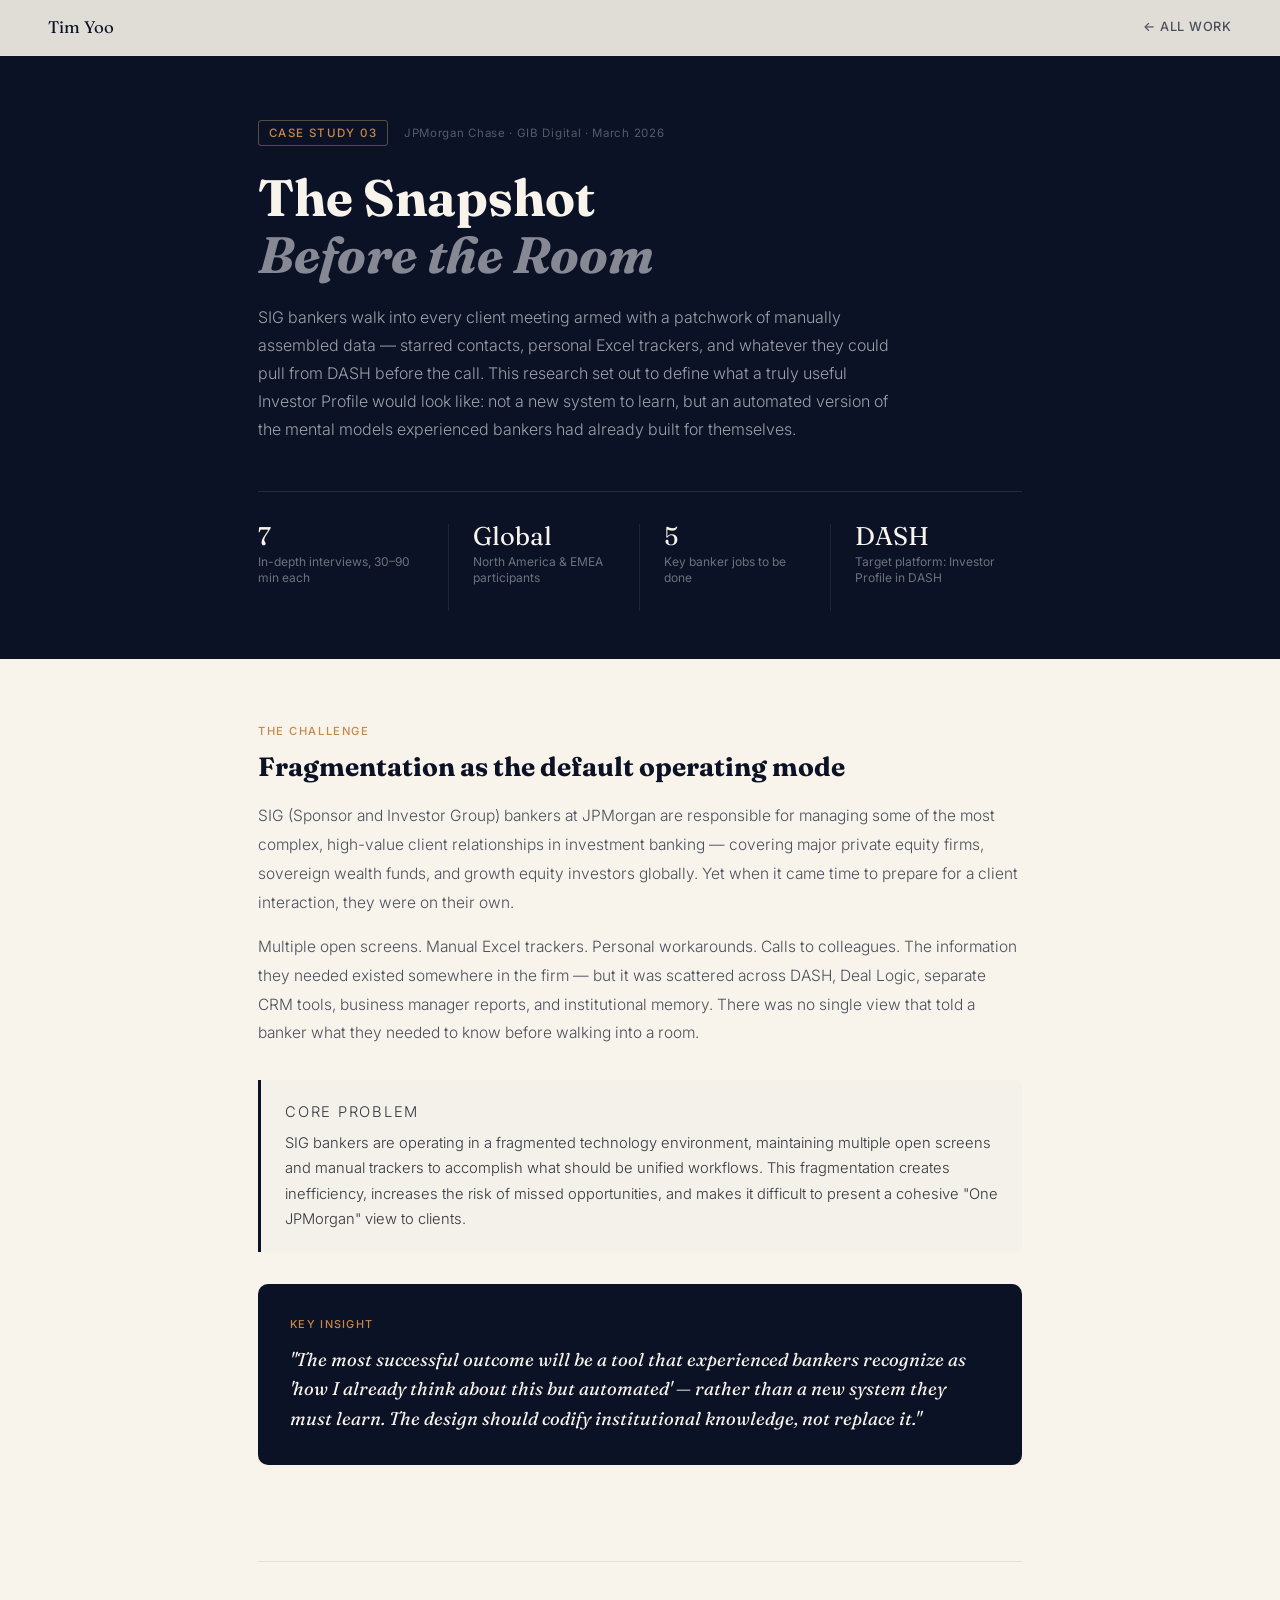
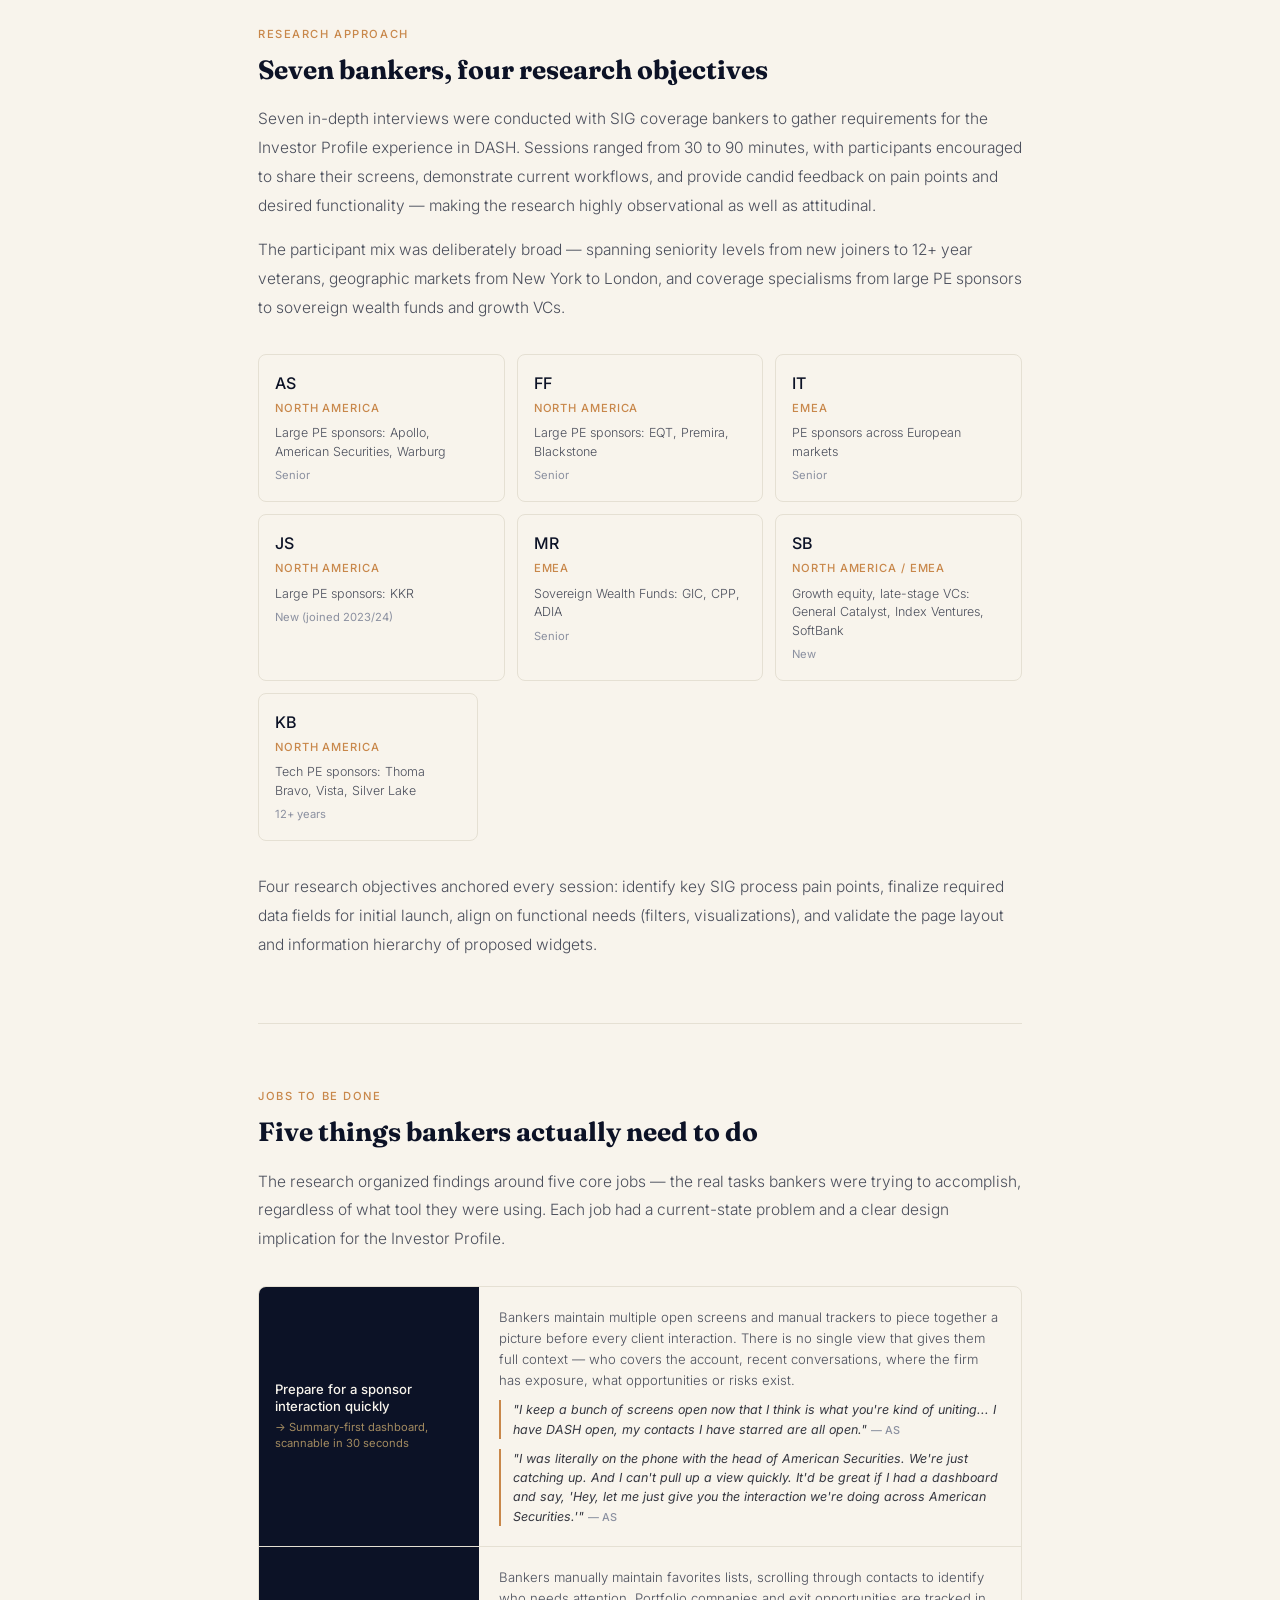
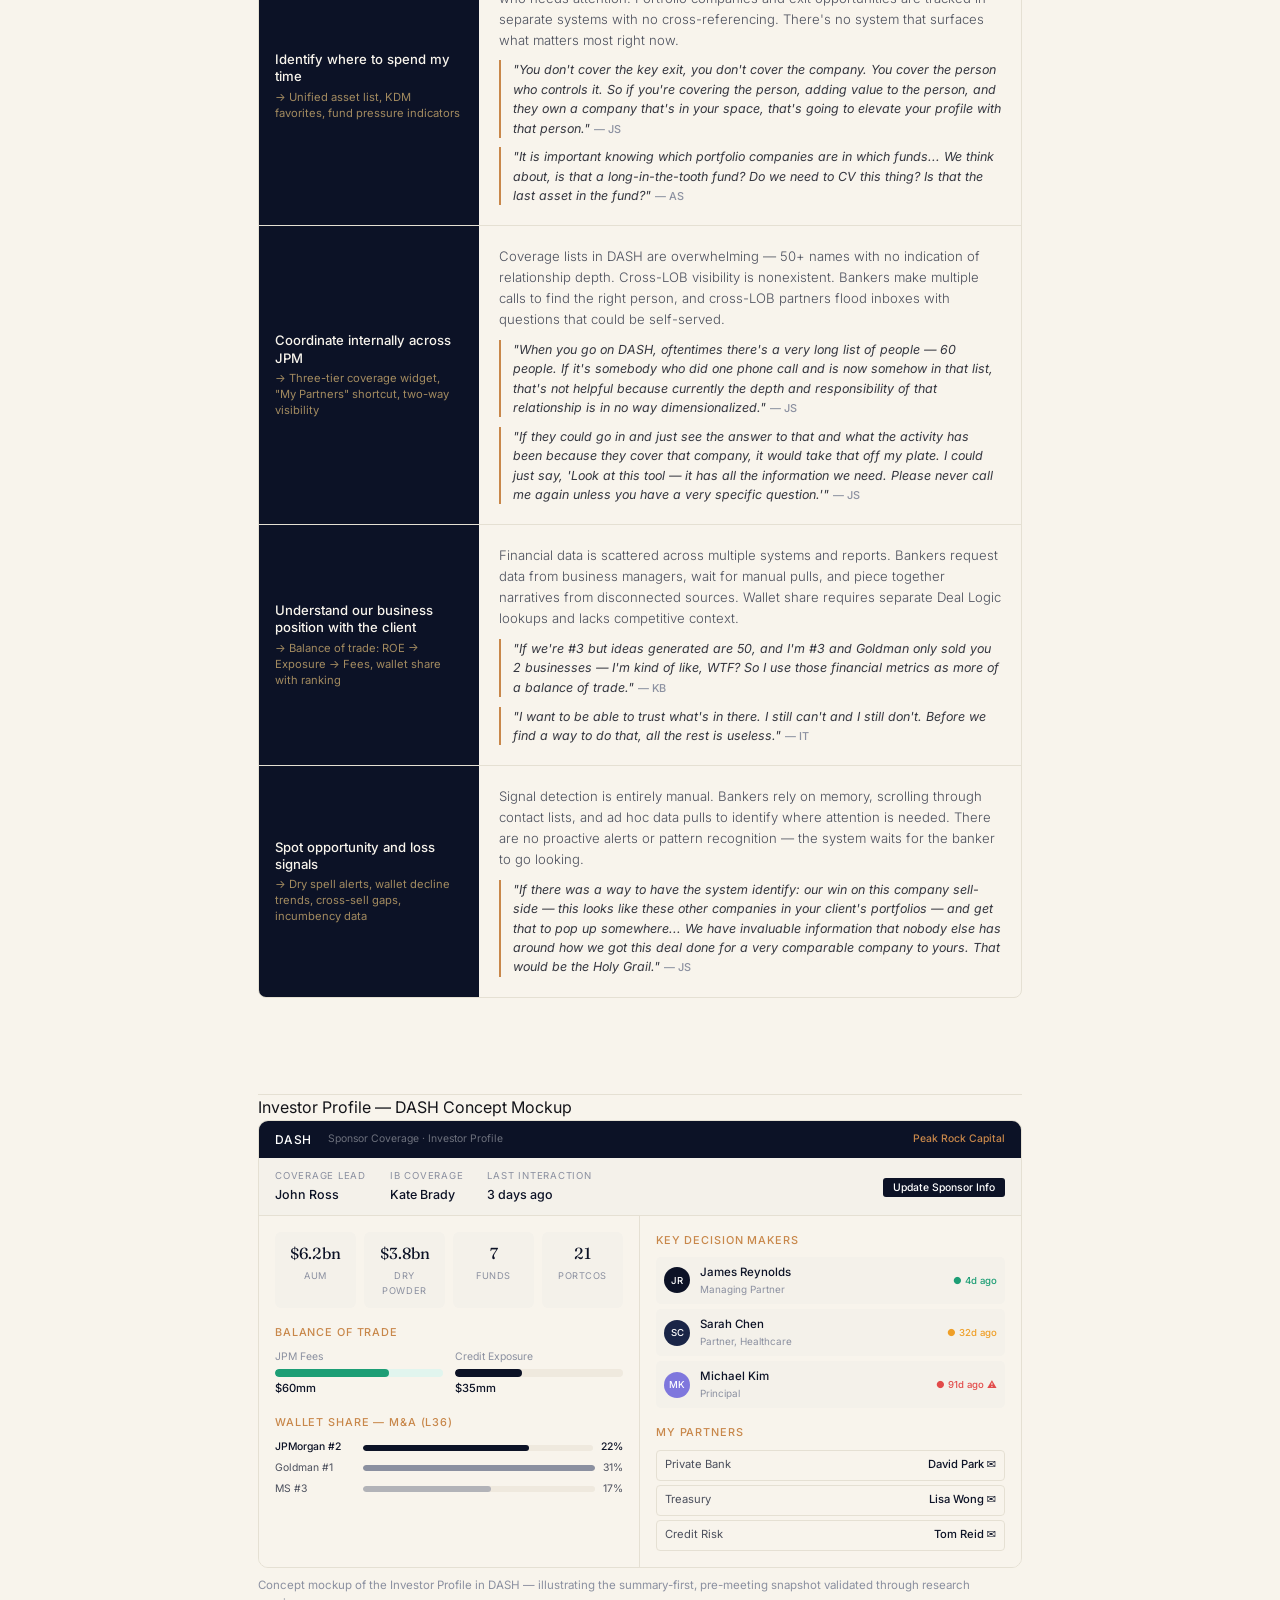
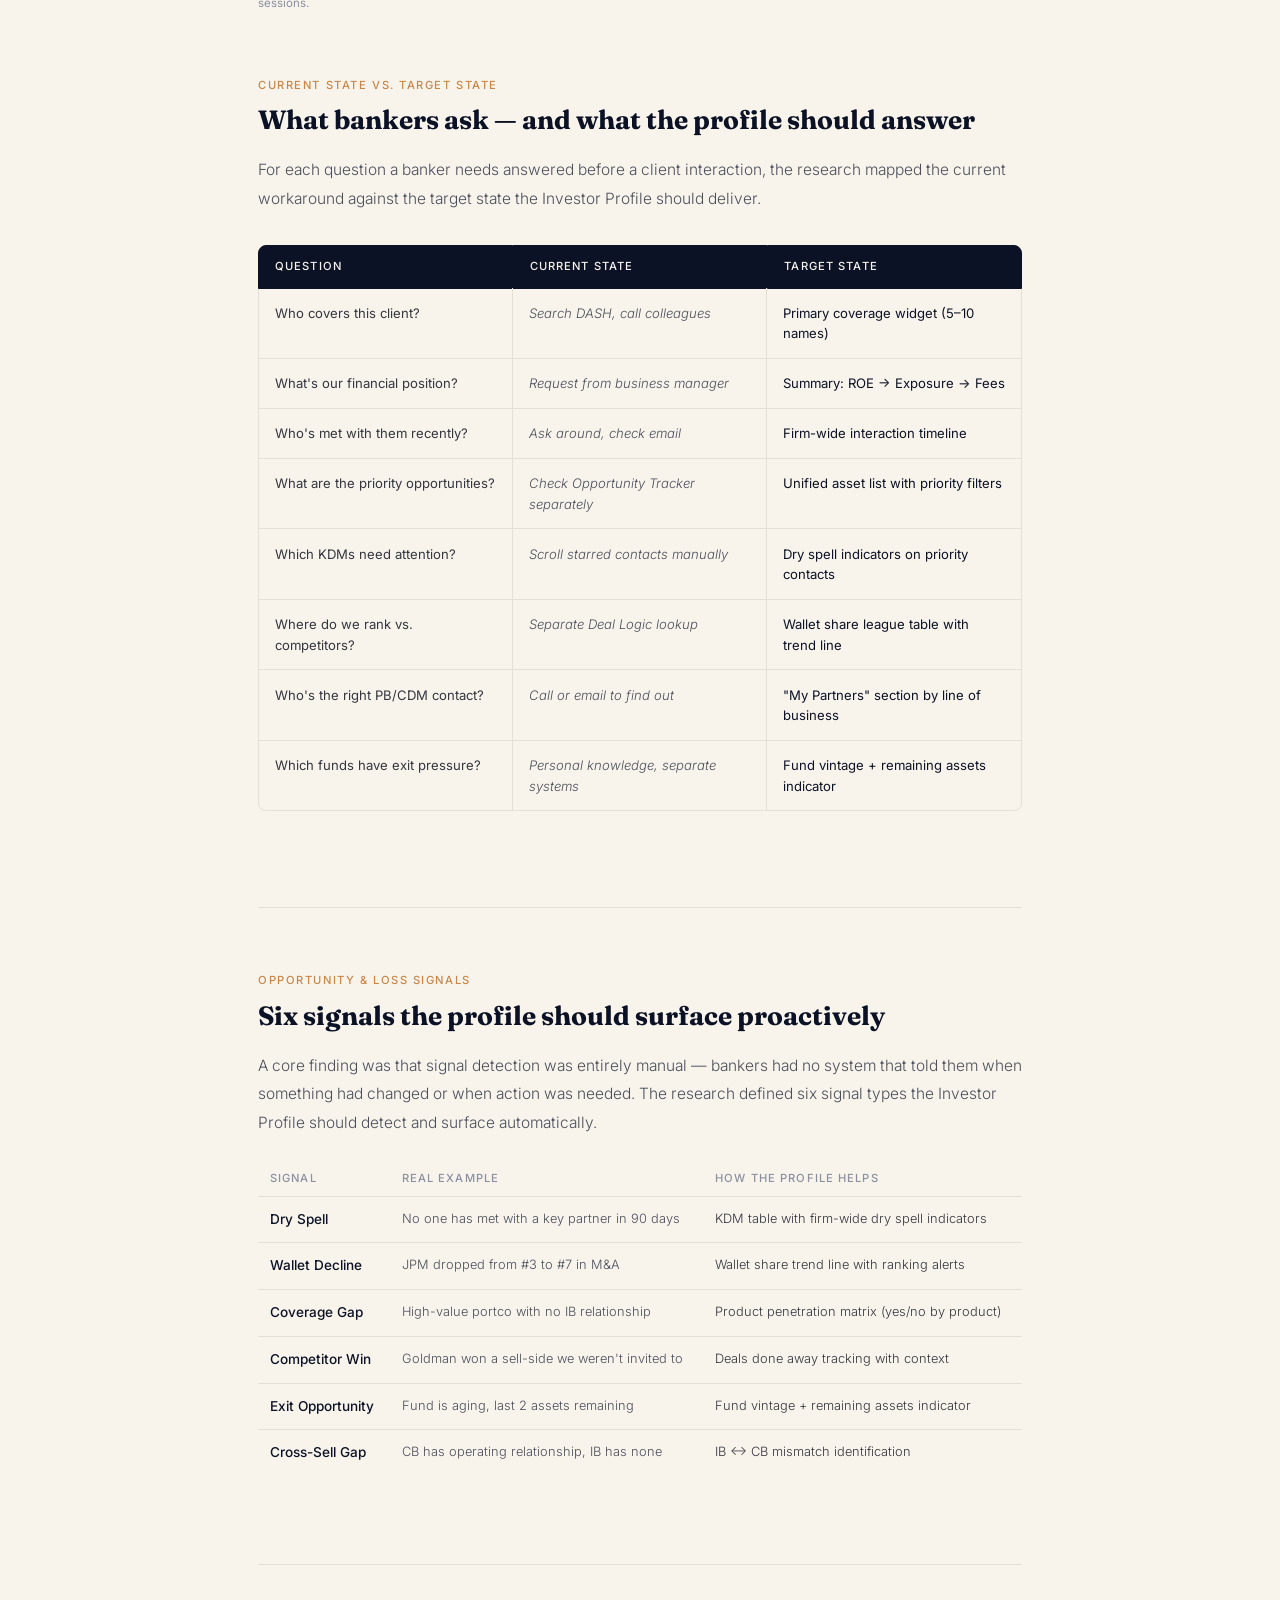
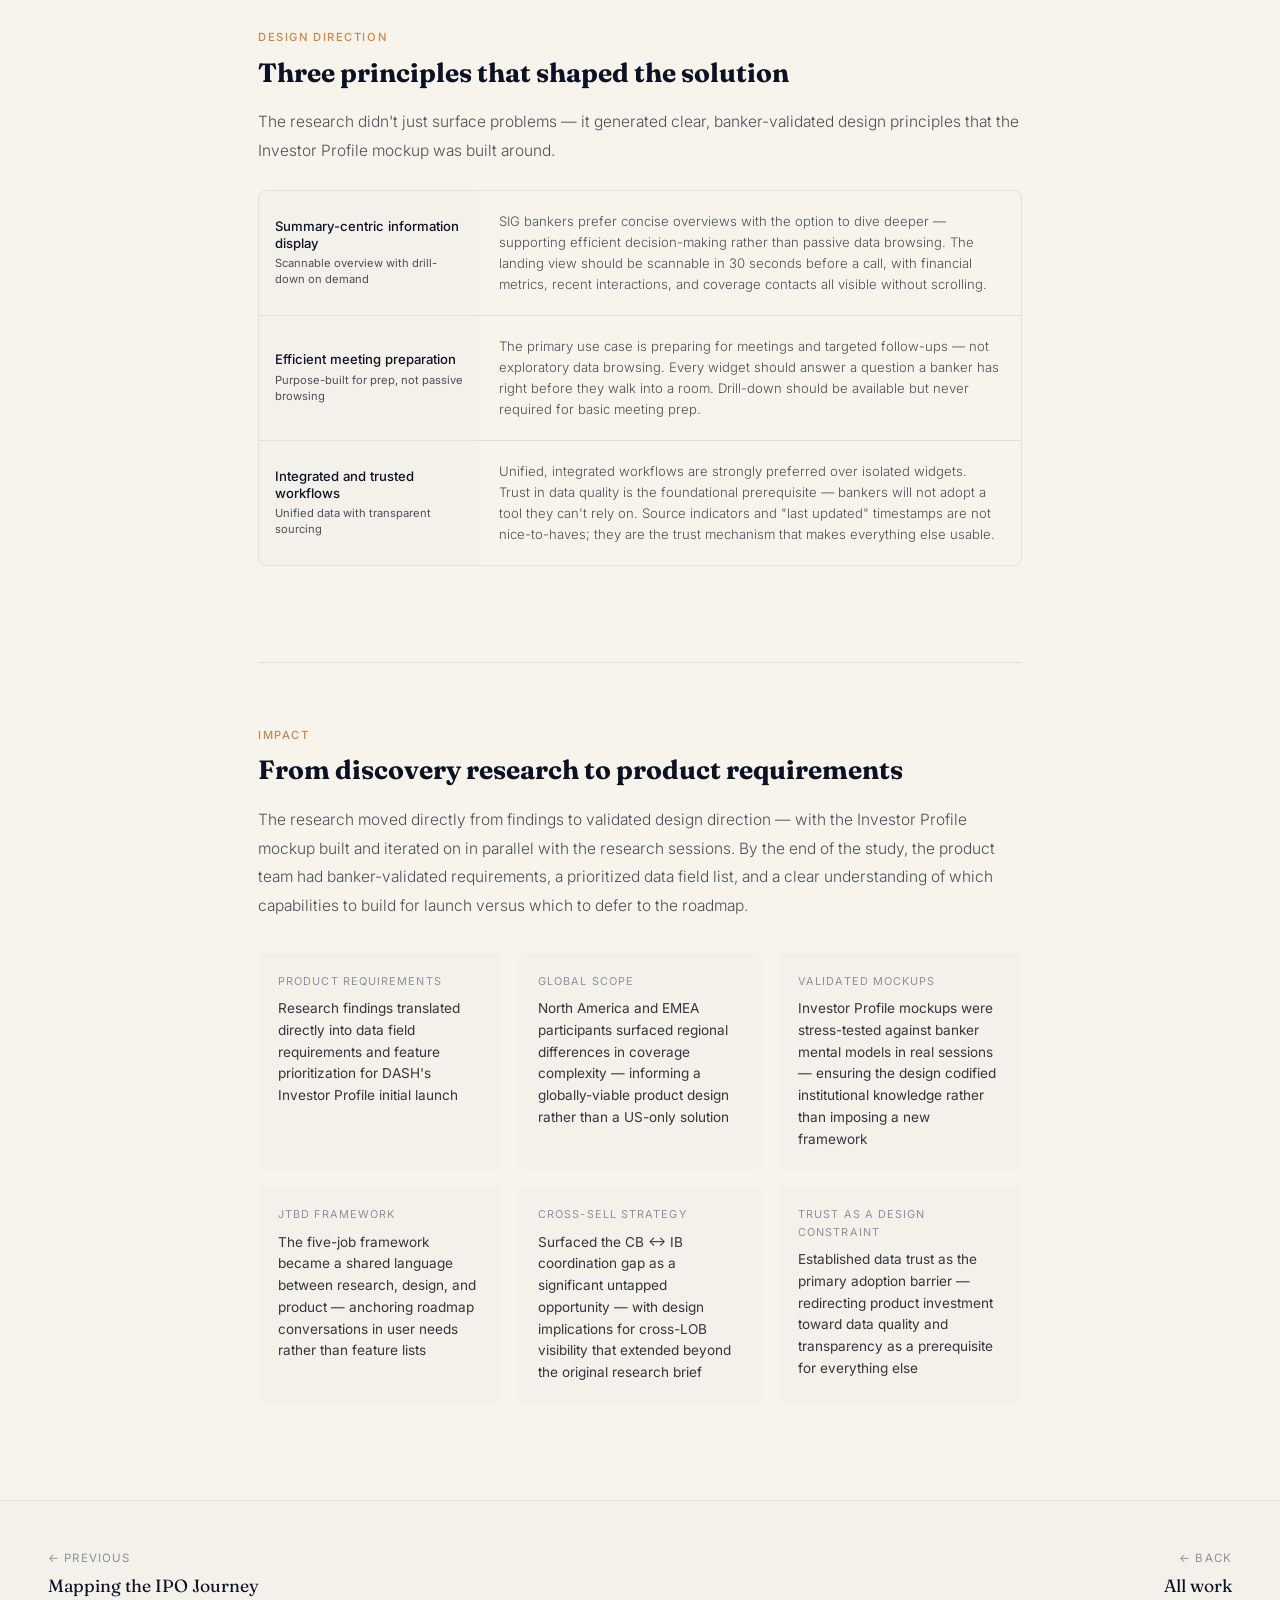
<file: investor-profile-case-study.html>
<!DOCTYPE html>
<html lang="en">
<head>
<meta charset="UTF-8">
<link rel="icon" type="image/png" href="[data-uri]">

<meta name="viewport" content="width=device-width, initial-scale=1.0">
<title>Investor Profile — Tim Yoo</title>
<link rel="preconnect" href="https://fonts.googleapis.com">
<link rel="preconnect" href="https://fonts.gstatic.com" crossorigin>
<link href="https://fonts.googleapis.com/css2?family=Fraunces:ital,opsz,wght@0,9..144,400;0,9..144,500;0,9..144,600;1,9..144,500;1,9..144,600&family=Inter:wght@400;500;600;700&display=swap" rel="stylesheet">
<style>
  *, *::before, *::after { box-sizing: border-box; margin: 0; padding: 0; }
  :root {
    --navy: #0c1226;
    --navy-mid: #1a2547;
    --navy-light: #efe9de;
    --navy-pale: #f4f1ea;
    --ink: #14151a;
    --ink-mid: #34363f;
    --ink-soft: #4b4f5c;
    --ink-faint: #8b90a0;
    --rule: #e5e0d3;
    --white: #f8f4ec;
    --accent: #c8874a;
    --accent-light: #f7ead9;
    --serif: 'Fraunces', Georgia, serif;
    --sans: 'Inter', system-ui, sans-serif;
    --max: 860px;
    --pad: clamp(1.5rem, 5vw, 3rem);
  }
  html { scroll-behavior: smooth; }
  body { font-family: var(--sans); background: var(--white); color: var(--ink); font-size: 16px; line-height: 1.6; overflow-x: hidden; }

  nav {
    position: fixed; top: 0; left: 0; right: 0; z-index: 100;
    background: rgba(248,244,236,0.9); backdrop-filter: blur(12px);
    border-bottom: 1px solid var(--rule); padding: 0 var(--pad); height: 56px;
    display: flex; align-items: center; justify-content: space-between;
  }
  .nav-logo { font-family: var(--serif); font-size: 1.05rem; color: var(--navy); text-decoration: none; }
  .nav-back { font-size: 0.8rem; font-weight: 500; letter-spacing: 0.06em; text-transform: uppercase; color: var(--ink-soft); text-decoration: none; display: flex; align-items: center; gap: 0.4rem; transition: color 0.2s; }
  .nav-back:hover { color: var(--navy); }

  .hero { padding-top: 56px; background: var(--navy); }
  .hero-inner { max-width: var(--max); margin: 0 auto; padding: 4rem var(--pad) 3rem; }
  .hero-meta { display: flex; align-items: center; gap: 1rem; margin-bottom: 1.5rem; }
  .hero-tag { font-size: 0.72rem; font-weight: 500; letter-spacing: 0.12em; text-transform: uppercase; color: var(--accent); border: 1px solid rgba(200,169,110,0.4); padding: 3px 10px; border-radius: 3px; }
  .hero-num { font-size: 0.72rem; color: rgba(255,255,255,0.3); letter-spacing: 0.06em; }
  .hero-title { font-family: var(--serif); font-size: clamp(2.2rem, 4vw, 3.2rem); color: var(--white); line-height: 1.1; margin-bottom: 1.25rem; }
  .hero-title em { font-style: italic; color: rgba(255,255,255,0.5); }
  .hero-sub { font-size: 1rem; font-weight: 300; color: rgba(255,255,255,0.6); line-height: 1.75; max-width: 640px; margin-bottom: 3rem; }
  .hero-stats { display: grid; grid-template-columns: repeat(4, 1fr); border-top: 1px solid rgba(255,255,255,0.1); padding-top: 2rem; }
  .hstat { padding: 0 1.5rem 1.5rem 0; border-right: 1px solid rgba(255,255,255,0.08); }
  .hstat:last-child { border-right: none; padding-right: 0; }
  .hstat:not(:first-child) { padding-left: 1.5rem; }
  .hstat-val { font-family: var(--serif); font-size: 1.6rem; color: var(--white); margin-bottom: 0.25rem; line-height: 1; }
  .hstat-label { font-size: 0.75rem; color: rgba(255,255,255,0.4); line-height: 1.4; }

  .content { max-width: var(--max); margin: 0 auto; padding: 0 var(--pad); }
  .section { padding: 4rem 0; border-bottom: 1px solid var(--rule); }
  .section:last-child { border-bottom: none; }
  .section-label { font-size: 0.7rem; font-weight: 500; letter-spacing: 0.14em; text-transform: uppercase; color: var(--accent); margin-bottom: 0.6rem; }
  .section-title { font-family: var(--serif); font-size: 1.65rem; color: var(--navy); line-height: 1.2; margin-bottom: 1.25rem; }
  .body-text { font-size: 0.97rem; font-weight: 300; color: var(--ink-soft); line-height: 1.85; }
  .body-text + .body-text { margin-top: 1rem; }

  .callout { background: var(--navy-pale); border-left: 3px solid var(--navy); padding: 1.25rem 1.5rem; border-radius: 0 6px 6px 0; margin: 2rem 0; }
  .callout-label { font-size: 0.68rem; font-weight: 500; letter-spacing: 0.12em; text-transform: uppercase; color: var(--accent); margin-bottom: 0.4rem; }
  .callout p { font-size: 0.92rem; font-weight: 300; color: var(--ink-mid); line-height: 1.7; }

  .key-insight {
    background: var(--navy); border-radius: 10px; padding: 2rem; margin: 2rem 0;
  }
  .key-insight-label { font-size: 0.68rem; font-weight: 500; letter-spacing: 0.12em; text-transform: uppercase; color: var(--accent); margin-bottom: 0.75rem; }
  .key-insight-text { font-family: var(--serif); font-style: italic; font-size: 1.15rem; color: var(--white); line-height: 1.6; }

  .participants-grid { display: grid; grid-template-columns: repeat(3, 1fr); gap: 0.75rem; margin: 2rem 0; }
  .participant { border: 1px solid var(--rule); border-radius: 8px; padding: 1rem; }
  .participant-id { font-size: 1rem; font-weight: 500; color: var(--navy); margin-bottom: 0.2rem; }
  .participant-region { font-size: 0.7rem; font-weight: 500; letter-spacing: 0.08em; text-transform: uppercase; color: var(--accent); margin-bottom: 0.4rem; }
  .participant-focus { font-size: 0.78rem; color: var(--ink-soft); line-height: 1.5; font-weight: 300; }
  .participant-tenure { font-size: 0.7rem; color: var(--ink-faint); margin-top: 0.35rem; }

  .jtbd-map { margin: 2rem 0; }
  .jtbd-item { display: grid; grid-template-columns: 220px 1fr; border: 1px solid var(--rule); border-radius: 0; margin-bottom: -1px; overflow: hidden; }
  .jtbd-item:first-child { border-radius: 8px 8px 0 0; }
  .jtbd-item:last-child { border-radius: 0 0 8px 8px; margin-bottom: 0; }
  .jtbd-left { background: var(--navy); padding: 1.25rem 1rem; display: flex; flex-direction: column; justify-content: center; }
  .jtbd-job { font-size: 0.82rem; font-weight: 500; color: var(--white); line-height: 1.3; margin-bottom: 0.3rem; }
  .jtbd-capability { font-size: 0.7rem; color: rgba(200,169,110,0.8); line-height: 1.4; }
  .jtbd-right { padding: 1.25rem; display: flex; flex-direction: column; gap: 0.6rem; }
  .jtbd-problem { font-size: 0.82rem; color: var(--ink-soft); line-height: 1.6; font-weight: 300; }
  .jtbd-quote { font-style: italic; font-size: 0.78rem; color: var(--ink-mid); border-left: 2px solid var(--accent); padding-left: 0.75rem; line-height: 1.55; }
  .jtbd-attr { font-size: 0.68rem; color: var(--ink-faint); font-style: normal; font-weight: 500; margin-top: 0.2rem; }

  .current-vs-target { margin: 2rem 0; }
  .cvt-header { display: grid; grid-template-columns: 1fr 1fr 1fr; gap: 0; margin-bottom: -1px; }
  .cvt-col-head { font-size: 0.7rem; font-weight: 500; letter-spacing: 0.1em; text-transform: uppercase; color: var(--white); background: var(--navy); padding: 0.75rem 1rem; border: 1px solid var(--navy); }
  .cvt-col-head:nth-child(1) { border-radius: 8px 0 0 0; }
  .cvt-col-head:nth-child(3) { border-radius: 0 8px 0 0; }
  .cvt-row { display: grid; grid-template-columns: 1fr 1fr 1fr; border: 1px solid var(--rule); border-top: none; }
  .cvt-row:last-child { border-radius: 0 0 8px 8px; }
  .cvt-cell { padding: 0.9rem 1rem; font-size: 0.82rem; border-right: 1px solid var(--rule); line-height: 1.55; }
  .cvt-cell:last-child { border-right: none; }
  .cvt-question { font-weight: 400; color: var(--ink-mid); }
  .cvt-current { font-weight: 300; color: var(--ink-soft); font-style: italic; }
  .cvt-target { font-weight: 400; color: var(--navy); }

  .signal-table { width: 100%; border-collapse: collapse; margin: 1.5rem 0; font-size: 0.85rem; }
  .signal-table th { text-align: left; font-size: 0.7rem; letter-spacing: 0.1em; text-transform: uppercase; color: var(--ink-faint); font-weight: 500; padding: 0.5rem 0.75rem; border-bottom: 1px solid var(--rule); }
  .signal-table td { padding: 0.75rem; border-bottom: 1px solid var(--rule); vertical-align: top; }
  .signal-table tr:last-child td { border-bottom: none; }
  .signal-name { font-weight: 500; color: var(--navy); }
  .signal-example { color: var(--ink-soft); font-weight: 300; font-size: 0.8rem; }
  .signal-solution { color: var(--ink-mid); font-weight: 300; font-size: 0.8rem; }

  .impact-grid { display: grid; grid-template-columns: 1fr 1fr 1fr; gap: 1rem; margin: 2rem 0; }
  .impact-card { background: var(--navy-pale); border-radius: 8px; padding: 1.25rem; }
  .impact-card-label { font-size: 0.68rem; letter-spacing: 0.1em; text-transform: uppercase; color: var(--ink-faint); margin-bottom: 0.5rem; }
  .impact-card-text { font-size: 0.85rem; color: var(--ink-mid); line-height: 1.6; }

  .bottom-nav { background: var(--navy-pale); border-top: 1px solid var(--rule); padding: 3rem var(--pad); display: flex; justify-content: space-between; align-items: center; }
  .bnav-label { font-size: 0.72rem; letter-spacing: 0.1em; text-transform: uppercase; color: var(--ink-faint); margin-bottom: 0.3rem; }
  .bnav-link { font-family: var(--serif); font-size: 1.1rem; color: var(--navy); text-decoration: none; }
  .bnav-link:hover { text-decoration: underline; }

  .reveal { opacity: 0; transform: translateY(20px); transition: opacity 0.6s ease, transform 0.6s ease; }
  .reveal.visible { opacity: 1; transform: none; }

  @media (max-width: 700px) {
    .hero-stats { grid-template-columns: 1fr 1fr; }
    .hstat { border-right: none; padding: 0 0 1rem; }
    .participants-grid { grid-template-columns: 1fr 1fr; }
    .jtbd-item { grid-template-columns: 1fr; }
    .cvt-header, .cvt-row { grid-template-columns: 1fr; }
    .cvt-cell { border-right: none; border-bottom: 1px solid var(--rule); }
    .impact-grid { grid-template-columns: 1fr; }
  }
</style>
</head>
<body>

<nav>
  <a href="tim_yoo_portfolio.html" class="nav-logo">Tim Yoo</a>
  <a href="tim_yoo_portfolio.html" class="nav-back">← All work</a>
</nav>

<div class="hero">
  <div class="hero-inner">
    <div class="hero-meta">
      <span class="hero-tag">Case Study 03</span>
      <span class="hero-num">JPMorgan Chase · GIB Digital · March 2026</span>
    </div>
    <h1 class="hero-title">The Snapshot<br><em>Before the Room</em></h1>
    <p class="hero-sub">SIG bankers walk into every client meeting armed with a patchwork of manually assembled data — starred contacts, personal Excel trackers, and whatever they could pull from DASH before the call. This research set out to define what a truly useful Investor Profile would look like: not a new system to learn, but an automated version of the mental models experienced bankers had already built for themselves.</p>
    <div class="hero-stats">
      <div class="hstat">
        <div class="hstat-val">7</div>
        <div class="hstat-label">In-depth interviews, 30–90 min each</div>
      </div>
      <div class="hstat">
        <div class="hstat-val">Global</div>
        <div class="hstat-label">North America & EMEA participants</div>
      </div>
      <div class="hstat">
        <div class="hstat-val">5</div>
        <div class="hstat-label">Key banker jobs to be done</div>
      </div>
      <div class="hstat">
        <div class="hstat-val">DASH</div>
        <div class="hstat-label">Target platform: Investor Profile in DASH</div>
      </div>
    </div>
  </div>
</div>

<div class="content">

  <div class="section reveal">
    <p class="section-label">The Challenge</p>
    <h2 class="section-title">Fragmentation as the default operating mode</h2>
    <p class="body-text">SIG (Sponsor and Investor Group) bankers at JPMorgan are responsible for managing some of the most complex, high-value client relationships in investment banking — covering major private equity firms, sovereign wealth funds, and growth equity investors globally. Yet when it came time to prepare for a client interaction, they were on their own.</p>
    <p class="body-text">Multiple open screens. Manual Excel trackers. Personal workarounds. Calls to colleagues. The information they needed existed somewhere in the firm — but it was scattered across DASH, Deal Logic, separate CRM tools, business manager reports, and institutional memory. There was no single view that told a banker what they needed to know before walking into a room.</p>

    <div class="callout">
      <p class="callout-label">Core Problem</p>
      <p>SIG bankers are operating in a fragmented technology environment, maintaining multiple open screens and manual trackers to accomplish what should be unified workflows. This fragmentation creates inefficiency, increases the risk of missed opportunities, and makes it difficult to present a cohesive "One JPMorgan" view to clients.</p>
    </div>

    <div class="key-insight">
      <p class="key-insight-label">Key Insight</p>
      <p class="key-insight-text">"The most successful outcome will be a tool that experienced bankers recognize as 'how I already think about this but automated' — rather than a new system they must learn. The design should codify institutional knowledge, not replace it."</p>
    </div>
  </div>

  <div class="section reveal">
    <p class="section-label">Research Approach</p>
    <h2 class="section-title">Seven bankers, four research objectives</h2>
    <p class="body-text">Seven in-depth interviews were conducted with SIG coverage bankers to gather requirements for the Investor Profile experience in DASH. Sessions ranged from 30 to 90 minutes, with participants encouraged to share their screens, demonstrate current workflows, and provide candid feedback on pain points and desired functionality — making the research highly observational as well as attitudinal.</p>
    <p class="body-text" style="margin-top:1rem;">The participant mix was deliberately broad — spanning seniority levels from new joiners to 12+ year veterans, geographic markets from New York to London, and coverage specialisms from large PE sponsors to sovereign wealth funds and growth VCs.</p>

    <div class="participants-grid">
      <div class="participant">
        <div class="participant-id">AS</div>
        <div class="participant-region">North America</div>
        <div class="participant-focus">Large PE sponsors: Apollo, American Securities, Warburg</div>
        <div class="participant-tenure">Senior</div>
      </div>
      <div class="participant">
        <div class="participant-id">FF</div>
        <div class="participant-region">North America</div>
        <div class="participant-focus">Large PE sponsors: EQT, Premira, Blackstone</div>
        <div class="participant-tenure">Senior</div>
      </div>
      <div class="participant">
        <div class="participant-id">IT</div>
        <div class="participant-region">EMEA</div>
        <div class="participant-focus">PE sponsors across European markets</div>
        <div class="participant-tenure">Senior</div>
      </div>
      <div class="participant">
        <div class="participant-id">JS</div>
        <div class="participant-region">North America</div>
        <div class="participant-focus">Large PE sponsors: KKR</div>
        <div class="participant-tenure">New (joined 2023/24)</div>
      </div>
      <div class="participant">
        <div class="participant-id">MR</div>
        <div class="participant-region">EMEA</div>
        <div class="participant-focus">Sovereign Wealth Funds: GIC, CPP, ADIA</div>
        <div class="participant-tenure">Senior</div>
      </div>
      <div class="participant">
        <div class="participant-id">SB</div>
        <div class="participant-region">North America / EMEA</div>
        <div class="participant-focus">Growth equity, late-stage VCs: General Catalyst, Index Ventures, SoftBank</div>
        <div class="participant-tenure">New</div>
      </div>
      <div class="participant" style="grid-column: 1 / -1; max-width: 220px;">
        <div class="participant-id">KB</div>
        <div class="participant-region">North America</div>
        <div class="participant-focus">Tech PE sponsors: Thoma Bravo, Vista, Silver Lake</div>
        <div class="participant-tenure">12+ years</div>
      </div>
    </div>

    <p class="body-text">Four research objectives anchored every session: identify key SIG process pain points, finalize required data fields for initial launch, align on functional needs (filters, visualizations), and validate the page layout and information hierarchy of proposed widgets.</p>
  </div>

  <div class="section reveal">
    <p class="section-label">Jobs to Be Done</p>
    <h2 class="section-title">Five things bankers actually need to do</h2>
    <p class="body-text">The research organized findings around five core jobs — the real tasks bankers were trying to accomplish, regardless of what tool they were using. Each job had a current-state problem and a clear design implication for the Investor Profile.</p>

    <div class="jtbd-map">
      <div class="jtbd-item">
        <div class="jtbd-left">
          <p class="jtbd-job">Prepare for a sponsor interaction quickly</p>
          <p class="jtbd-capability">→ Summary-first dashboard, scannable in 30 seconds</p>
        </div>
        <div class="jtbd-right">
          <p class="jtbd-problem">Bankers maintain multiple open screens and manual trackers to piece together a picture before every client interaction. There is no single view that gives them full context — who covers the account, recent conversations, where the firm has exposure, what opportunities or risks exist.</p>
          <p class="jtbd-quote">"I keep a bunch of screens open now that I think is what you're kind of uniting... I have DASH open, my contacts I have starred are all open."
            <span class="jtbd-attr">— AS</span>
          </p>
          <p class="jtbd-quote">"I was literally on the phone with the head of American Securities. We're just catching up. And I can't pull up a view quickly. It'd be great if I had a dashboard and say, 'Hey, let me just give you the interaction we're doing across American Securities.'"
            <span class="jtbd-attr">— AS</span>
          </p>
        </div>
      </div>

      <div class="jtbd-item">
        <div class="jtbd-left">
          <p class="jtbd-job">Identify where to spend my time</p>
          <p class="jtbd-capability">→ Unified asset list, KDM favorites, fund pressure indicators</p>
        </div>
        <div class="jtbd-right">
          <p class="jtbd-problem">Bankers manually maintain favorites lists, scrolling through contacts to identify who needs attention. Portfolio companies and exit opportunities are tracked in separate systems with no cross-referencing. There's no system that surfaces what matters most right now.</p>
          <p class="jtbd-quote">"You don't cover the key exit, you don't cover the company. You cover the person who controls it. So if you're covering the person, adding value to the person, and they own a company that's in your space, that's going to elevate your profile with that person."
            <span class="jtbd-attr">— JS</span>
          </p>
          <p class="jtbd-quote">"It is important knowing which portfolio companies are in which funds... We think about, is that a long-in-the-tooth fund? Do we need to CV this thing? Is that the last asset in the fund?"
            <span class="jtbd-attr">— AS</span>
          </p>
        </div>
      </div>

      <div class="jtbd-item">
        <div class="jtbd-left">
          <p class="jtbd-job">Coordinate internally across JPM</p>
          <p class="jtbd-capability">→ Three-tier coverage widget, "My Partners" shortcut, two-way visibility</p>
        </div>
        <div class="jtbd-right">
          <p class="jtbd-problem">Coverage lists in DASH are overwhelming — 50+ names with no indication of relationship depth. Cross-LOB visibility is nonexistent. Bankers make multiple calls to find the right person, and cross-LOB partners flood inboxes with questions that could be self-served.</p>
          <p class="jtbd-quote">"When you go on DASH, oftentimes there's a very long list of people — 60 people. If it's somebody who did one phone call and is now somehow in that list, that's not helpful because currently the depth and responsibility of that relationship is in no way dimensionalized."
            <span class="jtbd-attr">— JS</span>
          </p>
          <p class="jtbd-quote">"If they could go in and just see the answer to that and what the activity has been because they cover that company, it would take that off my plate. I could just say, 'Look at this tool — it has all the information we need. Please never call me again unless you have a very specific question.'"
            <span class="jtbd-attr">— JS</span>
          </p>
        </div>
      </div>

      <div class="jtbd-item">
        <div class="jtbd-left">
          <p class="jtbd-job">Understand our business position with the client</p>
          <p class="jtbd-capability">→ Balance of trade: ROE → Exposure → Fees, wallet share with ranking</p>
        </div>
        <div class="jtbd-right">
          <p class="jtbd-problem">Financial data is scattered across multiple systems and reports. Bankers request data from business managers, wait for manual pulls, and piece together narratives from disconnected sources. Wallet share requires separate Deal Logic lookups and lacks competitive context.</p>
          <p class="jtbd-quote">"If we're #3 but ideas generated are 50, and I'm #3 and Goldman only sold you 2 businesses — I'm kind of like, WTF? So I use those financial metrics as more of a balance of trade."
            <span class="jtbd-attr">— KB</span>
          </p>
          <p class="jtbd-quote">"I want to be able to trust what's in there. I still can't and I still don't. Before we find a way to do that, all the rest is useless."
            <span class="jtbd-attr">— IT</span>
          </p>
        </div>
      </div>

      <div class="jtbd-item">
        <div class="jtbd-left">
          <p class="jtbd-job">Spot opportunity and loss signals</p>
          <p class="jtbd-capability">→ Dry spell alerts, wallet decline trends, cross-sell gaps, incumbency data</p>
        </div>
        <div class="jtbd-right">
          <p class="jtbd-problem">Signal detection is entirely manual. Bankers rely on memory, scrolling through contact lists, and ad hoc data pulls to identify where attention is needed. There are no proactive alerts or pattern recognition — the system waits for the banker to go looking.</p>
          <p class="jtbd-quote">"If there was a way to have the system identify: our win on this company sell-side — this looks like these other companies in your client's portfolios — and get that to pop up somewhere... We have invaluable information that nobody else has around how we got this deal done for a very comparable company to yours. That would be the Holy Grail."
            <span class="jtbd-attr">— JS</span>
          </p>
        </div>
      </div>
    </div>
  </div>

  
<div class="viz-wrap">
  <p class="viz-label">Investor Profile — DASH Concept Mockup</p>
  <div style="border:1px solid var(--rule); border-radius:10px; overflow:hidden;">
    <!-- DASH top bar -->
    <div style="background:var(--navy); padding:0.55rem 1rem; display:flex; align-items:center; justify-content:space-between;">
      <div style="display:flex; align-items:center; gap:1rem;">
        <div style="font-size:0.75rem; font-weight:500; color:white; letter-spacing:0.04em;">DASH</div>
        <div style="font-size:0.65rem; color:rgba(255,255,255,0.4);">Sponsor Coverage · Investor Profile</div>
      </div>
      <div style="font-size:0.65rem; color:var(--accent); font-weight:500;">Peak Rock Capital</div>
    </div>
    <!-- Coverage & summary bar -->
    <div style="background:var(--navy-pale); padding:0.6rem 1rem; border-bottom:1px solid var(--rule); display:flex; align-items:center; gap:1.5rem; flex-wrap:wrap;">
      <div>
        <div style="font-size:0.6rem; letter-spacing:0.08em; text-transform:uppercase; color:var(--ink-faint); margin-bottom:2px;">Coverage Lead</div>
        <div style="font-size:0.78rem; font-weight:500; color:var(--navy);">John Ross</div>
      </div>
      <div>
        <div style="font-size:0.6rem; letter-spacing:0.08em; text-transform:uppercase; color:var(--ink-faint); margin-bottom:2px;">IB Coverage</div>
        <div style="font-size:0.78rem; font-weight:500; color:var(--navy);">Kate Brady</div>
      </div>
      <div>
        <div style="font-size:0.6rem; letter-spacing:0.08em; text-transform:uppercase; color:var(--ink-faint); margin-bottom:2px;">Last Interaction</div>
        <div style="font-size:0.78rem; font-weight:500; color:var(--navy);">3 days ago</div>
      </div>
      <div style="margin-left:auto;">
        <span style="font-size:0.65rem; background:var(--navy); color:white; padding:3px 10px; border-radius:3px; font-weight:500;">Update Sponsor Info</span>
      </div>
    </div>
    <!-- Main content grid -->
    <div style="display:grid; grid-template-columns:1fr 1fr; gap:0; background:var(--white);">
      <!-- Left col -->
      <div style="padding:1rem; border-right:1px solid var(--rule);">
        <!-- Key metrics -->
        <div style="display:grid; grid-template-columns:repeat(4,1fr); gap:0.5rem; margin-bottom:1rem;">
          <div style="background:var(--navy-pale); border-radius:6px; padding:0.6rem 0.5rem; text-align:center;">
            <div style="font-family:var(--serif); font-size:1rem; color:var(--navy);">$6.2bn</div>
            <div style="font-size:0.58rem; color:var(--ink-faint); text-transform:uppercase; letter-spacing:0.06em; margin-top:2px;">AUM</div>
          </div>
          <div style="background:var(--navy-pale); border-radius:6px; padding:0.6rem 0.5rem; text-align:center;">
            <div style="font-family:var(--serif); font-size:1rem; color:var(--navy);">$3.8bn</div>
            <div style="font-size:0.58rem; color:var(--ink-faint); text-transform:uppercase; letter-spacing:0.06em; margin-top:2px;">Dry Powder</div>
          </div>
          <div style="background:var(--navy-pale); border-radius:6px; padding:0.6rem 0.5rem; text-align:center;">
            <div style="font-family:var(--serif); font-size:1rem; color:var(--navy);">7</div>
            <div style="font-size:0.58rem; color:var(--ink-faint); text-transform:uppercase; letter-spacing:0.06em; margin-top:2px;">Funds</div>
          </div>
          <div style="background:var(--navy-pale); border-radius:6px; padding:0.6rem 0.5rem; text-align:center;">
            <div style="font-family:var(--serif); font-size:1rem; color:var(--navy);">21</div>
            <div style="font-size:0.58rem; color:var(--ink-faint); text-transform:uppercase; letter-spacing:0.06em; margin-top:2px;">Portcos</div>
          </div>
        </div>
        <!-- Balance of trade -->
        <div style="margin-bottom:1rem;">
          <div style="font-size:0.68rem; font-weight:500; letter-spacing:0.08em; text-transform:uppercase; color:var(--accent); margin-bottom:0.5rem;">Balance of Trade</div>
          <div style="display:flex; align-items:center; gap:0.75rem;">
            <div style="flex:1;">
              <div style="font-size:0.65rem; color:var(--ink-faint); margin-bottom:3px;">JPM Fees</div>
              <div style="height:8px; background:#E1F5EE; border-radius:4px; overflow:hidden;">
                <div style="width:68%; height:100%; background:#1D9E75; border-radius:4px;"></div>
              </div>
              <div style="font-size:0.7rem; font-weight:500; color:var(--navy); margin-top:3px;">$60mm</div>
            </div>
            <div style="flex:1;">
              <div style="font-size:0.65rem; color:var(--ink-faint); margin-bottom:3px;">Credit Exposure</div>
              <div style="height:8px; background:var(--navy-light); border-radius:4px; overflow:hidden;">
                <div style="width:40%; height:100%; background:var(--navy); border-radius:4px;"></div>
              </div>
              <div style="font-size:0.7rem; font-weight:500; color:var(--navy); margin-top:3px;">$35mm</div>
            </div>
          </div>
        </div>
        <!-- Wallet share -->
        <div>
          <div style="font-size:0.68rem; font-weight:500; letter-spacing:0.08em; text-transform:uppercase; color:var(--accent); margin-bottom:0.5rem;">Wallet Share — M&A (L36)</div>
          <div style="display:flex; flex-direction:column; gap:4px;">
            <div style="display:flex; align-items:center; gap:0.5rem;">
              <div style="font-size:0.65rem; color:var(--navy); font-weight:500; width:80px;">JPMorgan #2</div>
              <div style="flex:1; height:6px; background:var(--navy-light); border-radius:3px; overflow:hidden;"><div style="width:72%; height:100%; background:var(--navy); border-radius:3px;"></div></div>
              <div style="font-size:0.65rem; color:var(--navy); font-weight:500;">22%</div>
            </div>
            <div style="display:flex; align-items:center; gap:0.5rem;">
              <div style="font-size:0.65rem; color:var(--ink-soft); width:80px;">Goldman #1</div>
              <div style="flex:1; height:6px; background:var(--navy-light); border-radius:3px; overflow:hidden;"><div style="width:100%; height:100%; background:var(--ink-faint); border-radius:3px;"></div></div>
              <div style="font-size:0.65rem; color:var(--ink-soft);">31%</div>
            </div>
            <div style="display:flex; align-items:center; gap:0.5rem;">
              <div style="font-size:0.65rem; color:var(--ink-soft); width:80px;">MS #3</div>
              <div style="flex:1; height:6px; background:var(--navy-light); border-radius:3px; overflow:hidden;"><div style="width:55%; height:100%; background:var(--ink-faint); border-radius:3px; opacity:0.6;"></div></div>
              <div style="font-size:0.65rem; color:var(--ink-soft);">17%</div>
            </div>
          </div>
        </div>
      </div>
      <!-- Right col -->
      <div style="padding:1rem;">
        <!-- KDMs -->
        <div style="margin-bottom:1rem;">
          <div style="font-size:0.68rem; font-weight:500; letter-spacing:0.08em; text-transform:uppercase; color:var(--accent); margin-bottom:0.5rem;">Key Decision Makers</div>
          <div style="display:flex; flex-direction:column; gap:5px;">
            <div style="display:flex; align-items:center; gap:0.6rem; padding:0.4rem 0.5rem; background:var(--navy-pale); border-radius:5px;">
              <div style="width:26px; height:26px; border-radius:50%; background:var(--navy); display:flex; align-items:center; justify-content:center; font-size:0.6rem; color:white; font-weight:500; flex-shrink:0;">JR</div>
              <div style="flex:1;">
                <div style="font-size:0.72rem; font-weight:500; color:var(--navy);">James Reynolds</div>
                <div style="font-size:0.62rem; color:var(--ink-faint);">Managing Partner</div>
              </div>
              <div style="font-size:0.6rem; color:#1D9E75; font-weight:500;">● 4d ago</div>
            </div>
            <div style="display:flex; align-items:center; gap:0.6rem; padding:0.4rem 0.5rem; background:var(--navy-pale); border-radius:5px;">
              <div style="width:26px; height:26px; border-radius:50%; background:var(--navy-mid); display:flex; align-items:center; justify-content:center; font-size:0.6rem; color:white; font-weight:500; flex-shrink:0;">SC</div>
              <div style="flex:1;">
                <div style="font-size:0.72rem; font-weight:500; color:var(--navy);">Sarah Chen</div>
                <div style="font-size:0.62rem; color:var(--ink-faint);">Partner, Healthcare</div>
              </div>
              <div style="font-size:0.6rem; color:#EF9F27; font-weight:500;">● 32d ago</div>
            </div>
            <div style="display:flex; align-items:center; gap:0.6rem; padding:0.4rem 0.5rem; background:var(--navy-pale); border-radius:5px;">
              <div style="width:26px; height:26px; border-radius:50%; background:#7F77DD; display:flex; align-items:center; justify-content:center; font-size:0.6rem; color:white; font-weight:500; flex-shrink:0;">MK</div>
              <div style="flex:1;">
                <div style="font-size:0.72rem; font-weight:500; color:var(--navy);">Michael Kim</div>
                <div style="font-size:0.62rem; color:var(--ink-faint);">Principal</div>
              </div>
              <div style="font-size:0.6rem; color:#E24B4A; font-weight:500;">● 91d ago ⚠</div>
            </div>
          </div>
        </div>
        <!-- My Partners -->
        <div>
          <div style="font-size:0.68rem; font-weight:500; letter-spacing:0.08em; text-transform:uppercase; color:var(--accent); margin-bottom:0.5rem;">My Partners</div>
          <div style="display:flex; flex-direction:column; gap:4px;">
            <div style="display:flex; align-items:center; justify-content:space-between; padding:0.35rem 0.5rem; border:1px solid var(--rule); border-radius:4px; background:var(--white);">
              <span style="font-size:0.7rem; color:var(--ink-soft);">Private Bank</span>
              <span style="font-size:0.7rem; font-weight:500; color:var(--navy);">David Park ✉</span>
            </div>
            <div style="display:flex; align-items:center; justify-content:space-between; padding:0.35rem 0.5rem; border:1px solid var(--rule); border-radius:4px; background:var(--white);">
              <span style="font-size:0.7rem; color:var(--ink-soft);">Treasury</span>
              <span style="font-size:0.7rem; font-weight:500; color:var(--navy);">Lisa Wong ✉</span>
            </div>
            <div style="display:flex; align-items:center; justify-content:space-between; padding:0.35rem 0.5rem; border:1px solid var(--rule); border-radius:4px; background:var(--white);">
              <span style="font-size:0.7rem; color:var(--ink-soft);">Credit Risk</span>
              <span style="font-size:0.7rem; font-weight:500; color:var(--navy);">Tom Reid ✉</span>
            </div>
          </div>
        </div>
      </div>
    </div>
  </div>
  <p style="font-size:0.72rem; color:var(--ink-faint); margin-top:0.5rem;">Concept mockup of the Investor Profile in DASH — illustrating the summary-first, pre-meeting snapshot validated through research sessions.</p>
</div>


  <div class="section reveal">
    <p class="section-label">Current State vs. Target State</p>
    <h2 class="section-title">What bankers ask — and what the profile should answer</h2>
    <p class="body-text">For each question a banker needs answered before a client interaction, the research mapped the current workaround against the target state the Investor Profile should deliver.</p>

    <div class="current-vs-target">
      <div class="cvt-header">
        <div class="cvt-col-head">Question</div>
        <div class="cvt-col-head">Current state</div>
        <div class="cvt-col-head">Target state</div>
      </div>
      <div class="cvt-row">
        <div class="cvt-cell cvt-question">Who covers this client?</div>
        <div class="cvt-cell cvt-current">Search DASH, call colleagues</div>
        <div class="cvt-cell cvt-target">Primary coverage widget (5–10 names)</div>
      </div>
      <div class="cvt-row">
        <div class="cvt-cell cvt-question">What's our financial position?</div>
        <div class="cvt-cell cvt-current">Request from business manager</div>
        <div class="cvt-cell cvt-target">Summary: ROE → Exposure → Fees</div>
      </div>
      <div class="cvt-row">
        <div class="cvt-cell cvt-question">Who's met with them recently?</div>
        <div class="cvt-cell cvt-current">Ask around, check email</div>
        <div class="cvt-cell cvt-target">Firm-wide interaction timeline</div>
      </div>
      <div class="cvt-row">
        <div class="cvt-cell cvt-question">What are the priority opportunities?</div>
        <div class="cvt-cell cvt-current">Check Opportunity Tracker separately</div>
        <div class="cvt-cell cvt-target">Unified asset list with priority filters</div>
      </div>
      <div class="cvt-row">
        <div class="cvt-cell cvt-question">Which KDMs need attention?</div>
        <div class="cvt-cell cvt-current">Scroll starred contacts manually</div>
        <div class="cvt-cell cvt-target">Dry spell indicators on priority contacts</div>
      </div>
      <div class="cvt-row">
        <div class="cvt-cell cvt-question">Where do we rank vs. competitors?</div>
        <div class="cvt-cell cvt-current">Separate Deal Logic lookup</div>
        <div class="cvt-cell cvt-target">Wallet share league table with trend line</div>
      </div>
      <div class="cvt-row">
        <div class="cvt-cell cvt-question">Who's the right PB/CDM contact?</div>
        <div class="cvt-cell cvt-current">Call or email to find out</div>
        <div class="cvt-cell cvt-target">"My Partners" section by line of business</div>
      </div>
      <div class="cvt-row">
        <div class="cvt-cell cvt-question">Which funds have exit pressure?</div>
        <div class="cvt-cell cvt-current">Personal knowledge, separate systems</div>
        <div class="cvt-cell cvt-target">Fund vintage + remaining assets indicator</div>
      </div>
    </div>
  </div>

  <div class="section reveal">
    <p class="section-label">Opportunity & Loss Signals</p>
    <h2 class="section-title">Six signals the profile should surface proactively</h2>
    <p class="body-text">A core finding was that signal detection was entirely manual — bankers had no system that told them when something had changed or when action was needed. The research defined six signal types the Investor Profile should detect and surface automatically.</p>

    <table class="signal-table">
      <thead>
        <tr>
          <th>Signal</th>
          <th>Real example</th>
          <th>How the profile helps</th>
        </tr>
      </thead>
      <tbody>
        <tr>
          <td><span class="signal-name">Dry Spell</span></td>
          <td class="signal-example">No one has met with a key partner in 90 days</td>
          <td class="signal-solution">KDM table with firm-wide dry spell indicators</td>
        </tr>
        <tr>
          <td><span class="signal-name">Wallet Decline</span></td>
          <td class="signal-example">JPM dropped from #3 to #7 in M&A</td>
          <td class="signal-solution">Wallet share trend line with ranking alerts</td>
        </tr>
        <tr>
          <td><span class="signal-name">Coverage Gap</span></td>
          <td class="signal-example">High-value portco with no IB relationship</td>
          <td class="signal-solution">Product penetration matrix (yes/no by product)</td>
        </tr>
        <tr>
          <td><span class="signal-name">Competitor Win</span></td>
          <td class="signal-example">Goldman won a sell-side we weren't invited to</td>
          <td class="signal-solution">Deals done away tracking with context</td>
        </tr>
        <tr>
          <td><span class="signal-name">Exit Opportunity</span></td>
          <td class="signal-example">Fund is aging, last 2 assets remaining</td>
          <td class="signal-solution">Fund vintage + remaining assets indicator</td>
        </tr>
        <tr>
          <td><span class="signal-name">Cross-Sell Gap</span></td>
          <td class="signal-example">CB has operating relationship, IB has none</td>
          <td class="signal-solution">IB ↔ CB mismatch identification</td>
        </tr>
      </tbody>
    </table>
  </div>

  <div class="section reveal">
    <p class="section-label">Design Direction</p>
    <h2 class="section-title">Three principles that shaped the solution</h2>
    <p class="body-text">The research didn't just surface problems — it generated clear, banker-validated design principles that the Investor Profile mockup was built around.</p>

    <div class="jtbd-map" style="margin-top:1.5rem;">
      <div class="jtbd-item">
        <div class="jtbd-left" style="background: var(--navy-pale);">
          <p class="jtbd-job" style="color: var(--navy);">Summary-centric information display</p>
          <p class="jtbd-capability" style="color: var(--ink-soft);">Scannable overview with drill-down on demand</p>
        </div>
        <div class="jtbd-right">
          <p class="jtbd-problem">SIG bankers prefer concise overviews with the option to dive deeper — supporting efficient decision-making rather than passive data browsing. The landing view should be scannable in 30 seconds before a call, with financial metrics, recent interactions, and coverage contacts all visible without scrolling.</p>
        </div>
      </div>
      <div class="jtbd-item">
        <div class="jtbd-left" style="background: var(--navy-pale);">
          <p class="jtbd-job" style="color: var(--navy);">Efficient meeting preparation</p>
          <p class="jtbd-capability" style="color: var(--ink-soft);">Purpose-built for prep, not passive browsing</p>
        </div>
        <div class="jtbd-right">
          <p class="jtbd-problem">The primary use case is preparing for meetings and targeted follow-ups — not exploratory data browsing. Every widget should answer a question a banker has right before they walk into a room. Drill-down should be available but never required for basic meeting prep.</p>
        </div>
      </div>
      <div class="jtbd-item">
        <div class="jtbd-left" style="background: var(--navy-pale);">
          <p class="jtbd-job" style="color: var(--navy);">Integrated and trusted workflows</p>
          <p class="jtbd-capability" style="color: var(--ink-soft);">Unified data with transparent sourcing</p>
        </div>
        <div class="jtbd-right">
          <p class="jtbd-problem">Unified, integrated workflows are strongly preferred over isolated widgets. Trust in data quality is the foundational prerequisite — bankers will not adopt a tool they can't rely on. Source indicators and "last updated" timestamps are not nice-to-haves; they are the trust mechanism that makes everything else usable.</p>
        </div>
      </div>
    </div>
  </div>

  <div class="section reveal">
    <p class="section-label">Impact</p>
    <h2 class="section-title">From discovery research to product requirements</h2>
    <p class="body-text">The research moved directly from findings to validated design direction — with the Investor Profile mockup built and iterated on in parallel with the research sessions. By the end of the study, the product team had banker-validated requirements, a prioritized data field list, and a clear understanding of which capabilities to build for launch versus which to defer to the roadmap.</p>

    <div class="impact-grid">
      <div class="impact-card">
        <p class="impact-card-label">Product Requirements</p>
        <p class="impact-card-text">Research findings translated directly into data field requirements and feature prioritization for DASH's Investor Profile initial launch</p>
      </div>
      <div class="impact-card">
        <p class="impact-card-label">Global Scope</p>
        <p class="impact-card-text">North America and EMEA participants surfaced regional differences in coverage complexity — informing a globally-viable product design rather than a US-only solution</p>
      </div>
      <div class="impact-card">
        <p class="impact-card-label">Validated Mockups</p>
        <p class="impact-card-text">Investor Profile mockups were stress-tested against banker mental models in real sessions — ensuring the design codified institutional knowledge rather than imposing a new framework</p>
      </div>
      <div class="impact-card">
        <p class="impact-card-label">JTBD Framework</p>
        <p class="impact-card-text">The five-job framework became a shared language between research, design, and product — anchoring roadmap conversations in user needs rather than feature lists</p>
      </div>
      <div class="impact-card">
        <p class="impact-card-label">Cross-Sell Strategy</p>
        <p class="impact-card-text">Surfaced the CB ↔ IB coordination gap as a significant untapped opportunity — with design implications for cross-LOB visibility that extended beyond the original research brief</p>
      </div>
      <div class="impact-card">
        <p class="impact-card-label">Trust as a Design Constraint</p>
        <p class="impact-card-text">Established data trust as the primary adoption barrier — redirecting product investment toward data quality and transparency as a prerequisite for everything else</p>
      </div>
    </div>
  </div>

</div>

<div class="bottom-nav">
  <div>
    <p class="bnav-label">← Previous</p>
    <a href="ecm-case-study.html" class="bnav-link">Mapping the IPO Journey</a>
  </div>
  <div style="text-align: right;">
    <p class="bnav-label">← Back</p>
    <a href="tim_yoo_portfolio.html" class="bnav-link">All work</a>
  </div>
</div>

<script>
  const reveals = document.querySelectorAll('.reveal');
  const observer = new IntersectionObserver((entries) => {
    entries.forEach(entry => {
      if (entry.isIntersecting) { entry.target.classList.add('visible'); observer.unobserve(entry.target); }
    });
  }, { threshold: 0.08 });
  reveals.forEach(el => observer.observe(el));
</script>
</body>
</html>
</file>
<file: styles.css>
/* ===== Tokens ===== */
:root{
  --navy: #0c1226;
  --navy-2: #121a34;
  --navy-3: #1a2547;
  --cream: #f8f4ec;
  --cream-2: #f1ebdf;
  --ink: #14151a;
  --ink-soft: #4b4f5c;
  --slate: #6b7085;
  --gold: #c8874a;
  --gold-light: #e3ab72;
  --line: rgba(20,21,26,0.09);
  --line-dark: rgba(255,255,255,0.10);
  --shadow: 0 30px 60px -20px rgba(12,18,38,0.25);
  --ease: cubic-bezier(.16,.84,.44,1);
  --serif: "Fraunces", Georgia, serif;
  --sans: "Inter", system-ui, -apple-system, sans-serif;
  --mono: "JetBrains Mono", monospace;
}

*{box-sizing:border-box; margin:0; padding:0;}
html{scroll-behavior:smooth;}
body{
  font-family: var(--sans);
  color: var(--ink);
  background: var(--cream);
  overflow-x: hidden;
  -webkit-font-smoothing:antialiased;
}
img{max-width:100%; display:block;}
a{color:inherit; text-decoration:none;}
ul{list-style:none;}
em{font-style:italic;}
::selection{ background: var(--gold); color: var(--navy); }

.grain{
  position: fixed; inset:0; pointer-events:none; z-index:9999;
  opacity: .035; mix-blend-mode: overlay;
  background-image: url("data:image/svg+xml,%3Csvg xmlns='http://www.w3.org/2000/svg' width='120' height='120'%3E%3Cfilter id='n'%3E%3CfeTurbulence type='fractalNoise' baseFrequency='0.9' numOctaves='2' stitchTiles='stitch'/%3E%3C/filter%3E%3Crect width='100%25' height='100%25' filter='url(%23n)'/%3E%3C/svg%3E");
}

.progress-bar{
  position: fixed; top:0; left:0; height:3px; width:0%;
  background: linear-gradient(90deg, var(--gold), var(--gold-light));
  z-index: 1001; transition: width .1s linear;
}

/* ===== Reveal animation base ===== */
.reveal{ opacity:0; transform: translateY(28px); transition: opacity .8s var(--ease), transform .8s var(--ease); }
.reveal.in-view{ opacity:1; transform: translateY(0); }
.reveal-line{ display:block; overflow:hidden; }
.reveal-inner{ display:inline-block; transform: translateY(110%); transition: transform .9s var(--ease); }
.reveal-line.in-view .reveal-inner{ transform: translateY(0); }

/* ===== Nav ===== */
.nav{
  position: fixed; top:0; left:0; right:0; z-index:1000;
  padding: 22px 0;
  transition: background .4s var(--ease), padding .4s var(--ease), box-shadow .4s var(--ease), border-color .4s var(--ease);
  border-bottom: 1px solid transparent;
}
.nav.scrolled{
  background: rgba(248,244,236,0.82);
  backdrop-filter: blur(14px) saturate(160%);
  -webkit-backdrop-filter: blur(14px) saturate(160%);
  padding: 14px 0;
  border-bottom: 1px solid var(--line);
}
.nav-inner{
  max-width: 1240px; margin:0 auto; padding: 0 32px;
  display:flex; align-items:center; justify-content:space-between;
}
.logo{
  font-family: var(--serif); font-weight:500; font-size: 1.25rem; letter-spacing: -.01em;
}
.nav-links{ display:flex; align-items:center; gap: 36px; }
.nav-links a{
  font-size: .92rem; font-weight:500; color: var(--ink-soft);
  position:relative; padding: 4px 0; transition: color .25s;
}
.nav-links a::after{
  content:""; position:absolute; left:0; right:0; bottom:-2px; height:1px;
  background: var(--ink); transform: scaleX(0); transform-origin: right; transition: transform .35s var(--ease);
}
.nav-links a:hover, .nav-links a.active{ color: var(--ink); }
.nav-links a:hover::after, .nav-links a.active::after{ transform: scaleX(1); transform-origin: left; }
.nav-cta{
  background: var(--ink); color: var(--cream) !important; padding: 9px 18px !important;
  border-radius: 100px; font-size:.85rem !important;
}
.nav-cta::after{ display:none; }
.nav-cta:hover{ background: var(--gold); }

.nav-toggle{ display:none; flex-direction:column; gap:5px; background:none; border:none; cursor:pointer; padding:8px; }
.nav-toggle span{ width:22px; height:2px; background: var(--ink); transition: all .3s var(--ease); }

/* ===== Buttons ===== */
.btn{
  display:inline-flex; align-items:center; gap:8px; padding: 13px 22px;
  border-radius: 100px; font-size:.92rem; font-weight:600; letter-spacing:-.01em;
  transition: transform .35s var(--ease), box-shadow .35s var(--ease), background .3s, color .3s, border-color .3s;
  cursor:pointer; will-change: transform;
}
.btn svg{ transition: transform .3s var(--ease); }
.btn:hover svg{ transform: translateX(3px); }
.btn-primary{ background: var(--ink); color: var(--cream); }
.btn-primary:hover{ background: var(--gold); box-shadow: 0 12px 24px -8px rgba(200,135,74,.55); }
.btn-ghost{ background: transparent; color: var(--ink); border: 1px solid var(--line); }
.btn-ghost:hover{ border-color: var(--ink); background: var(--ink); color: var(--cream); }
.btn-lg{ padding: 16px 28px; font-size: 1rem; }

/* ===== Hero ===== */
.hero{
  position: relative; background: var(--navy); color: var(--cream);
  padding: 168px 32px 96px; overflow:hidden;
  display:flex; flex-direction:column; gap: 64px;
}
.hero-glow{
  position:absolute; width: 900px; height: 900px; border-radius:50%;
  background: radial-gradient(circle, rgba(200,135,74,.28), transparent 65%);
  top: -400px; right: -200px; pointer-events:none;
  filter: blur(10px);
  transition: transform .3s ease-out;
}
.hero::before{
  content:""; position:absolute; inset:0;
  background-image:
    linear-gradient(rgba(255,255,255,.035) 1px, transparent 1px),
    linear-gradient(90deg, rgba(255,255,255,.035) 1px, transparent 1px);
  background-size: 64px 64px;
  mask-image: linear-gradient(to bottom, black, transparent 85%);
  pointer-events:none;
}
.hero-inner{ position:relative; max-width: 780px; margin: 0 auto; text-align:left; width:100%; }
.eyebrow{
  display:inline-flex; align-items:center; gap:10px;
  font-family: var(--mono); font-size: .78rem; letter-spacing:.08em; text-transform:uppercase;
  color: var(--gold-light); margin-bottom: 26px;
}
.eyebrow-dot{ width:6px; height:6px; border-radius:50%; background: var(--gold); box-shadow: 0 0 0 4px rgba(200,135,74,.2); animation: pulse 2.4s infinite; }
@keyframes pulse{ 0%,100%{ opacity:1; } 50%{ opacity:.4; } }
.hero-title{
  font-family: var(--serif); font-weight:500; font-size: clamp(2.6rem, 6vw, 5.2rem);
  line-height: 1.04; letter-spacing:-.02em; margin-bottom: 28px;
}
.hero-title em{ color: var(--gold-light); font-weight:500; }
.hero-sub{
  font-size: clamp(1.05rem, 1.4vw, 1.25rem); color: rgba(248,244,236,.72);
  max-width: 620px; line-height:1.6; margin-bottom: 40px; font-weight:400;
}
.hero-actions{ display:flex; gap:16px; flex-wrap:wrap; }
.hero .btn-ghost{ border-color: rgba(248,244,236,.25); color: var(--cream); }
.hero .btn-ghost:hover{ background: var(--cream); color: var(--navy); border-color: var(--cream); }

.hero-stats{
  position:relative; max-width: 1080px; margin: 0 auto; width:100%;
  display:grid; grid-template-columns: repeat(4, 1fr); gap:1px;
  background: var(--line-dark); border: 1px solid var(--line-dark); border-radius: 20px; overflow:hidden;
}
.stat-card{
  background: var(--navy-2); padding: 30px 26px; display:flex; flex-direction:column; gap:8px;
  transition: background .3s;
}
.stat-card:hover{ background: var(--navy-3); }
.stat-num, .stat-num-static{
  font-family: var(--serif); font-size: 2.1rem; font-weight:500; color: var(--gold-light); letter-spacing:-.02em;
}
.stat-label{ font-size:.85rem; color: rgba(248,244,236,.6); line-height:1.4; }

/* ===== Marquee ===== */
.marquee-section{ background: var(--cream); padding: 40px 0 20px; text-align:center; }
.marquee-label{ font-family: var(--mono); font-size:.72rem; letter-spacing:.12em; text-transform:uppercase; color: var(--slate); margin-bottom: 18px; }
.marquee{ overflow:hidden; position:relative; -webkit-mask-image: linear-gradient(90deg, transparent, black 12%, black 88%, transparent); mask-image: linear-gradient(90deg, transparent, black 12%, black 88%, transparent); }
.marquee-track{
  display:inline-flex; gap: 20px; white-space:nowrap; animation: scroll 22s linear infinite;
  font-family: var(--serif); font-size: 1.4rem; color: var(--ink-soft);
}
.marquee-track .dot{ color: var(--gold); }
@keyframes scroll{ from{ transform: translateX(0); } to{ transform: translateX(-50%); } }

/* ===== Section shared ===== */
.section-head{ max-width: 720px; margin: 0 auto 64px; padding: 0 32px; text-align:left; }
.section-kicker{ font-family: var(--mono); font-size:.78rem; letter-spacing:.08em; text-transform:uppercase; color: var(--gold); margin-bottom: 16px; }
.section-kicker.light{ color: var(--gold-light); }
.section-title{ font-family: var(--serif); font-weight:500; font-size: clamp(2rem, 4vw, 3rem); letter-spacing:-.02em; margin-bottom: 18px; }
.section-desc{ font-size: 1.08rem; color: var(--ink-soft); line-height:1.6; max-width: 640px; }

/* ===== Work ===== */
.work{ padding: 140px 0 60px; max-width: 1240px; margin: 0 auto; }
.case{
  display:grid; grid-template-columns: 1.1fr 1fr; gap: 64px; align-items:center;
  padding: 70px 32px; border-top: 1px solid var(--line);
}
.case:last-child{ border-bottom: 1px solid var(--line); }
.case-reverse{ direction: rtl; }
.case-reverse > *{ direction: ltr; }
.case-num{ font-family: var(--mono); font-size:.8rem; color: var(--gold); letter-spacing:.04em; margin-bottom:14px; }
.case-title{ font-family: var(--serif); font-weight:500; font-size: clamp(1.6rem, 2.6vw, 2.2rem); letter-spacing:-.01em; margin-bottom:18px; line-height:1.15; }
.case-desc{ color: var(--ink-soft); line-height:1.7; font-size:1rem; margin-bottom: 24px; }
.case-tags{ display:flex; flex-wrap:wrap; gap:8px; margin-bottom: 30px; }
.case-tags span{
  font-size:.76rem; font-weight:600; letter-spacing:.02em; text-transform:uppercase;
  padding: 7px 13px; border-radius: 100px; background: var(--cream-2); color: var(--ink-soft);
}
.case-meta{ display:grid; grid-template-columns: 1fr 1fr; gap: 22px 24px; margin-bottom: 32px; }
.case-meta > div{ display:flex; flex-direction:column; gap:5px; }
.meta-label{ font-size:.72rem; text-transform:uppercase; letter-spacing:.08em; color: var(--slate); font-weight:600; }
.meta-value{ font-size:.92rem; color: var(--ink); line-height:1.45; }
.case-link{
  display:inline-flex; align-items:center; gap:8px; font-weight:600; font-size:.95rem;
  border-bottom: 1.5px solid var(--ink); padding-bottom:3px; transition: gap .3s var(--ease), color .3s, border-color .3s;
}
.case-link:hover{ gap:13px; color: var(--gold); border-color: var(--gold); }
.case-link svg{ transition: transform .3s var(--ease); }

/* --- Case visuals: frames --- */
.browser-frame{
  background: var(--navy); border-radius: 16px; overflow:hidden; box-shadow: var(--shadow);
  transform: perspective(1400px) rotateY(-4deg) rotateX(1deg);
  transition: transform .5s var(--ease);
}
.case:hover .browser-frame{ transform: perspective(1400px) rotateY(0deg) rotateX(0deg); }
.case-reverse .browser-frame{ transform: perspective(1400px) rotateY(4deg) rotateX(1deg); }
.case-reverse:hover .browser-frame{ transform: perspective(1400px) rotateY(0deg) rotateX(0deg); }
.browser-chrome{ display:flex; align-items:center; gap:7px; padding: 13px 16px; background: var(--navy-2); }
.browser-chrome span{ width:9px; height:9px; border-radius:50%; background: rgba(255,255,255,.18); }
.browser-chrome span:nth-child(1){ background:#e0685c; }
.browser-chrome span:nth-child(2){ background:#e0b04f; }
.browser-chrome span:nth-child(3){ background:#5cc26a; }
.chrome-title{ margin-left:10px; font-family: var(--mono); font-size:.72rem; color: rgba(255,255,255,.35); }
.mock{ padding: 26px; color: var(--cream); min-height: 340px; }
.mock-header{ margin-bottom: 22px; }
.mock-badge{ font-family: var(--mono); font-size:.68rem; text-transform:uppercase; letter-spacing:.06em; color: var(--gold-light); margin-bottom:6px; }
.mock-title{ font-family: var(--serif); font-size:1.3rem; }

/* Journey mockup */
.journey-track{ position:relative; display:flex; justify-content:space-between; margin: 30px 6px 34px; }
.journey-line{ position:absolute; top:6px; left:0; right:0; height:2px; background: rgba(255,255,255,.12); }
.journey-node{ position:relative; display:flex; flex-direction:column; align-items:center; gap:10px; z-index:1; }
.node-dot{ width:13px; height:13px; border-radius:50%; background: var(--navy-3); border:2px solid rgba(255,255,255,.25); }
.journey-node.done .node-dot{ background: var(--gold); border-color: var(--gold); }
.journey-node.active .node-dot{ background: var(--gold-light); border-color: var(--gold-light); box-shadow: 0 0 0 5px rgba(227,171,114,.25); }
.node-label{ font-size:.72rem; color: rgba(255,255,255,.55); white-space:nowrap; }
.journey-node.done .node-label, .journey-node.active .node-label{ color: var(--cream); }
.journey-detail{ display:flex; flex-direction:column; gap:10px; }
.jd-row{ display:flex; align-items:center; gap:12px; background: rgba(255,255,255,.04); border:1px solid rgba(255,255,255,.06); border-radius:12px; padding: 12px 14px; }
.jd-avatar{ width:32px; height:32px; border-radius:50%; background: var(--navy-3); display:flex; align-items:center; justify-content:center; font-size:.7rem; font-weight:700; flex-shrink:0; }
.jd-title{ font-size:.85rem; font-weight:600; }
.jd-sub{ font-size:.75rem; color: rgba(255,255,255,.5); }
.jd-row > div{ flex:1; min-width:0; }
.jd-tag{ font-size:.68rem; background: rgba(227,171,114,.15); color: var(--gold-light); padding:5px 10px; border-radius:100px; white-space:nowrap; }
.jd-tag.alt{ background: rgba(92,194,106,.15); color:#8fd89b; }

/* Pass mockup (phone) */
.phone-frame{
  background: var(--navy); border-radius: 32px; padding: 14px; max-width: 320px; margin: 0 auto;
  box-shadow: var(--shadow); position:relative;
  transform: perspective(1400px) rotateY(4deg);
  transition: transform .5s var(--ease);
}
.case:hover .phone-frame{ transform: perspective(1400px) rotateY(0); }
.phone-notch{ width:70px; height:18px; background: var(--navy); border-radius: 0 0 14px 14px; position:absolute; top:0; left:50%; transform:translateX(-50%); z-index:2; }
.mock-pass{ background: var(--navy-2); border-radius:22px; padding:22px 16px; min-height:auto; }
.pass-card{
  background: linear-gradient(135deg, var(--navy-3), #24326a);
  border-radius:16px; padding:22px; margin-bottom:18px; border:1px solid rgba(255,255,255,.08);
}
.pass-top{ display:flex; justify-content:space-between; font-family: var(--mono); font-size:.68rem; letter-spacing:.08em; margin-bottom: 22px; }
.pass-tier{ color: var(--gold-light); }
.pass-name{ font-family: var(--serif); font-size:1.3rem; margin-bottom:14px; }
.pass-holder{ display:flex; align-items:center; gap:8px; font-size:.8rem; color: rgba(255,255,255,.7); margin-bottom:18px; }
.pass-avatar{ width:22px; height:22px; border-radius:50%; background: var(--gold); color:var(--navy); display:flex; align-items:center; justify-content:center; font-size:.62rem; font-weight:700; }
.pass-points{ display:flex; align-items:baseline; gap:8px; }
.pp-num{ font-family: var(--serif); font-size:1.6rem; color: var(--gold-light); }
.pp-label{ font-size:.72rem; color: rgba(255,255,255,.5); }
.pass-list{ display:flex; flex-direction:column; gap:10px; }
.pass-item{ display:flex; align-items:center; gap:12px; background: rgba(255,255,255,.04); border-radius:12px; padding:12px; }
.pi-icon{ font-size:1.1rem; }
.pass-item > div{ flex:1; min-width:0; }
.pi-title{ font-size:.8rem; font-weight:600; }
.pi-sub{ font-size:.7rem; color: rgba(255,255,255,.5); }
.pi-cta{ font-size:.68rem; font-weight:700; color: var(--navy); background: var(--gold-light); padding:6px 11px; border-radius:100px; white-space:nowrap; }
.pi-status{ font-size:.68rem; color: rgba(255,255,255,.45); }
.pi-status.done{ color:#8fd89b; }

/* Dashboard mockup */
.dash-head{ display:flex; justify-content:space-between; align-items:flex-start; margin-bottom:22px; }
.dash-title{ font-family: var(--serif); font-size:1.25rem; }
.dash-sub{ font-size:.75rem; color: rgba(255,255,255,.5); margin-top:2px; }
.dl-label{ display:block; font-size:.65rem; text-transform:uppercase; letter-spacing:.06em; color: rgba(255,255,255,.4); }
.dl-name{ font-size:.85rem; font-weight:600; }
.dash-metrics{ display:grid; grid-template-columns: repeat(4,1fr); gap:14px; margin-bottom: 26px; }
.dash-metrics > div{ background: rgba(255,255,255,.04); border-radius:12px; padding:14px 10px; text-align:center; }
.dm-num{ display:block; font-family: var(--serif); font-size:1.2rem; color: var(--gold-light); }
.dm-label{ font-size:.65rem; color: rgba(255,255,255,.5); text-transform:uppercase; letter-spacing:.04em; }
.dash-wallet{ display:flex; flex-direction:column; gap:10px; }
.dw-label{ font-size:.72rem; color: rgba(255,255,255,.5); margin-bottom:4px; text-transform:uppercase; letter-spacing:.05em; }
.dw-bar{ background: rgba(255,255,255,.06); border-radius:8px; height:26px; position:relative; overflow:hidden; }
.dw-fill{ display:flex; align-items:center; height:100%; border-radius:8px; padding-left:10px; font-size:.68rem; font-weight:600; color: var(--navy); white-space:nowrap; }
.dw-fill.jpm{ background: var(--gold-light); }
.dw-fill.gs{ background: #9fb8ff; }
.dw-fill.ms{ background: #8fd89b; }

/* Desktop tools mockup */
.desk-title{ font-family: var(--serif); font-size:1.2rem; margin-bottom:20px; }
.desk-grid{ display:grid; grid-template-columns: repeat(3, 1fr); gap:12px; margin-bottom:20px; }
.desk-tool{
  background: rgba(255,255,255,.04); border-radius:12px; padding:16px 12px; display:flex; flex-direction:column; gap:6px;
  font-size:.82rem; font-weight:600; position:relative; border:1px solid rgba(255,255,255,.06);
}
.desk-tool.star{ background: rgba(227,171,114,.12); border-color: rgba(227,171,114,.3); }
.dt-icon{ width:26px; height:26px; border-radius:8px; background: var(--navy-3); display:flex; align-items:center; justify-content:center; font-size:.75rem; font-weight:700; color: var(--gold-light); }
.desk-tool em{ font-style:normal; font-size:.68rem; font-weight:400; color: rgba(255,255,255,.45); }
.dt-star{ position:absolute; top:12px; right:12px; color: var(--gold-light); font-size:.8rem; }
.desk-foot{ font-size:.78rem; color: rgba(255,255,255,.45); border-top:1px solid rgba(255,255,255,.08); padding-top:16px; }

/* ===== About ===== */
.about{ background: var(--cream-2); padding: 130px 32px; }
.about-inner{ max-width: 1160px; margin:0 auto; display:grid; grid-template-columns: .85fr 1.15fr; gap: 80px; align-items:start; }
.about-quote{ position: sticky; top: 130px; }
.about-photo{ width: 96px; height: 96px; border-radius: 50%; object-fit: cover; object-position: center top; border: 3px solid var(--gold); margin-bottom: 28px; }
.quote-mark{ color: var(--gold); margin-bottom: 20px; }
.about-quote p{ font-family: var(--serif); font-size: clamp(1.4rem, 2.2vw, 1.9rem); line-height:1.4; font-style: italic; color: var(--ink); }
.about-body p{ font-size: 1.05rem; line-height:1.75; color: var(--ink-soft); margin-bottom: 22px; max-width: 620px; }
.about-footnote{ font-style: italic; color: var(--slate) !important; }

/* ===== Methods ===== */
.methods{ padding: 130px 32px; max-width: 1240px; margin: 0 auto; }
.methods-grid{ display:grid; grid-template-columns: repeat(4, 1fr); gap: 1px; background: var(--line); border:1px solid var(--line); border-radius: 20px; overflow:hidden; }
.method-col{ background: var(--cream); padding: 34px 28px; transition: background .3s; }
.method-col:hover{ background: var(--cream-2); }
.method-col h3{ font-family: var(--serif); font-size: 1.1rem; margin-bottom: 20px; letter-spacing:-.01em; }
.method-col li{ font-size: .88rem; color: var(--ink-soft); padding: 9px 0; border-top: 1px solid var(--line); }
.method-col li:first-child{ border-top:none; }

/* ===== Contact ===== */
.contact{ background: var(--navy); color: var(--cream); padding: 150px 32px; text-align:center; position:relative; overflow:hidden; }
.contact::before{
  content:""; position:absolute; width:700px; height:700px; border-radius:50%;
  background: radial-gradient(circle, rgba(200,135,74,.22), transparent 65%);
  bottom:-380px; left:50%; transform:translateX(-50%); pointer-events:none;
}
.contact-inner{ position:relative; max-width: 620px; margin:0 auto; }
.contact-title{ font-family: var(--serif); font-weight:500; font-size: clamp(2.2rem, 5vw, 3.6rem); letter-spacing:-.02em; margin-bottom:20px; }
.contact-desc{ color: rgba(248,244,236,.7); font-size:1.1rem; margin-bottom: 40px; line-height:1.6; }
.contact-actions{ display:flex; gap:16px; justify-content:center; flex-wrap:wrap; }
.contact .btn-ghost{ border-color: rgba(248,244,236,.25); color: var(--cream); }
.contact .btn-ghost:hover{ background: var(--cream); color: var(--navy); border-color: var(--cream); }

/* ===== Footer ===== */
.footer{ background: var(--navy); color: rgba(248,244,236,.5); padding: 28px 32px; border-top: 1px solid var(--line-dark); }
.footer-inner{ max-width: 1240px; margin:0 auto; display:flex; justify-content:space-between; font-size:.85rem; }

/* ===== Responsive ===== */
@media (max-width: 900px){
  .about-inner{ grid-template-columns: 1fr; gap: 40px; }
  .about-quote{ position:static; }
  .methods-grid{ grid-template-columns: repeat(2, 1fr); }
  .case, .case-reverse{ grid-template-columns: 1fr; direction:ltr; }
  .case-reverse > *{ direction:ltr; }
  .case-visual{ order:-1; }
  .hero-stats{ grid-template-columns: repeat(2, 1fr); }
}
@media (max-width: 720px){
  .nav-links{
    position:fixed; top:0; right:0; height:100vh; width: 78%; max-width:320px;
    background: var(--cream); flex-direction:column; justify-content:center; align-items:flex-start;
    gap: 28px; padding: 32px; transform: translateX(100%); transition: transform .4s var(--ease);
    box-shadow: -20px 0 60px rgba(0,0,0,.15);
  }
  .nav-links.open{ transform: translateX(0); }
  .nav-toggle{ display:flex; }
  .nav-toggle.open span:nth-child(1){ transform: translateY(7px) rotate(45deg); }
  .nav-toggle.open span:nth-child(2){ opacity:0; }
  .nav-toggle.open span:nth-child(3){ transform: translateY(-7px) rotate(-45deg); }
  .hero{ padding-top: 130px; }
  .methods-grid{ grid-template-columns: 1fr; }
  .case-meta{ grid-template-columns: 1fr; }
  .dash-metrics, .desk-grid{ grid-template-columns: repeat(2, 1fr); }
}

@media (prefers-reduced-motion: reduce){
  *{ animation-duration: .001ms !important; transition-duration: .001ms !important; }
  html{ scroll-behavior:auto; }
}
</file>
